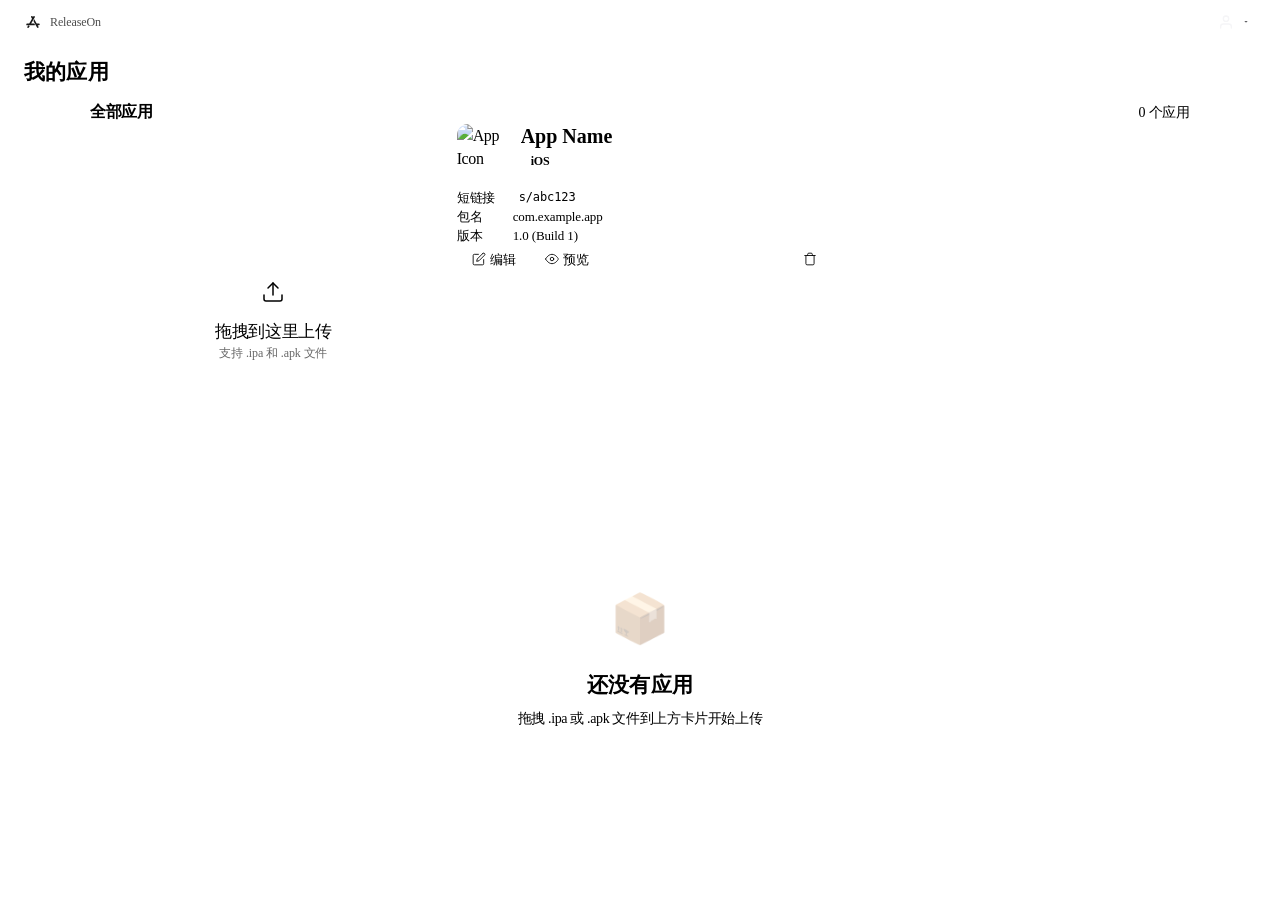
<file: src/main/resources/templates/index.html>
<!DOCTYPE html>
<html xmlns:th="http://www.thymeleaf.org" lang="zh-CN">

<head>
  <meta http-equiv="Content-Type" content="text/html; charset=UTF-8">
  <meta name="viewport" content="width=device-width,initial-scale=1">
  <title>我的应用 — ReleaseOn</title>
  <link rel="icon" type="image/svg+xml" th:href="@{/images/favicon.svg}">
  <link rel="icon" type="image/x-icon" th:href="@{/images/favicon.ico}">
  <link rel="apple-touch-icon" th:href="@{/images/apple-touch-icon.png}">
  <link rel="stylesheet" th:href="@{/css/apple-tokens.css}">
  <link rel="stylesheet" th:href="@{/css/app.css}">
  <link rel="stylesheet" th:href="@{/css/jquery.toast.css}">
  <script type="text/javascript" th:src="@{/js/jquery-1.11.0.min.js}"></script>
  <script type="text/javascript" th:src="@{/js/jquery.toast.js}"></script>
  <style>
    /* ══════════════════════════════════════════════════════
       Apple Design — Apps Index Page
       Source: doc/design_token.html
       ══════════════════════════════════════════════════════ */

    /* ─── Reset & Base ─── */
    *, *::before, *::after { box-sizing: border-box; margin: 0; padding: 0; }

    html {
      font-size: 16px;
      -webkit-font-smoothing: antialiased;
      -moz-osx-font-smoothing: grayscale;
    }
    body {
      font-family: var(--apple-font-text);
      color: var(--apple-ink);
      background: var(--apple-parchment);
      line-height: 1.47;
      letter-spacing: -0.374px;
      min-height: 100vh;
    }

    /* ─── Apple Global Nav ─── */
    .apple-global-nav {
      display: flex;
      align-items: center;
      height: 44px;
      padding: 0 24px;
      background: var(--apple-black);
      color: var(--apple-body-on-dark);
      font-size: 12px;
      font-weight: 400;
      letter-spacing: -0.12px;
      line-height: 1;
      gap: 8px;
      position: sticky;
      top: 0;
      z-index: 100;
    }
    .apple-global-nav .nav-logo {
      font-size: 16px;
      opacity: 0.9;
    }
    .apple-global-nav .nav-logo a {
      color: var(--apple-body-on-dark);
      text-decoration: none;
    }
    .apple-global-nav .nav-links {
      display: flex;
      gap: 4px;
    }
    .apple-global-nav .nav-links a {
      color: var(--apple-body-on-dark);
      text-decoration: none;
      opacity: 0.7;
      transition: opacity 0.15s;
    }
    .apple-global-nav .nav-links a:hover {
      opacity: 1;
    }
    .apple-global-nav .nav-spacer {
      flex: 1;
    }
    .apple-global-nav .nav-token-display {
      font-size: 11px; color: #636366; letter-spacing: -0.12px;
      margin-right: 12px; white-space: nowrap;
    }
    .apple-global-nav .nav-avatar {
      display: flex;
      align-items: center;
      justify-content: center;
      width: 28px; height: 28px;
      border-radius: 50%;
      background: rgba(255,255,255,0.15);
      color: #f5f5f7;
      font-size: 13px;
      font-weight: 600;
      user-select: none;
    }
    .apple-global-nav .nav-dropdown {
      position: relative;
      display: flex;
      align-items: center;
      gap: 4px;
      cursor: pointer;
      padding: 4px 8px;
      border-radius: var(--apple-radius-xs);
      user-select: none;
    }
    .apple-global-nav .nav-dropdown:hover { background: rgba(255,255,255,0.08); }
    .apple-global-nav .nav-dropdown-icon { font-size: 8px; color: #636366; transition: transform 0.2s; }
    .apple-global-nav .nav-dropdown.open .nav-dropdown-icon { transform: rotate(180deg); }
    .nav-dropdown-menu {
      display: none;
      position: absolute; top: 100%; right: 0;
      min-width: 160px;
      background: rgba(30,30,30,0.95);
      backdrop-filter: blur(20px);
      border: 1px solid rgba(255,255,255,0.1);
      border-radius: var(--apple-radius-md);
      padding: 4px 0;
      box-shadow: 0 8px 24px rgba(0,0,0,0.4);
      z-index: 200;
    }
    .nav-dropdown.open .nav-dropdown-menu { display: block; }
    .dropdown-item {
      padding: 8px 16px; font-size: 12px; color: #e8e8ed;
      cursor: pointer; white-space: nowrap;
      transition: background 0.1s;
    }
    .dropdown-item:hover { background: rgba(255,255,255,0.08); }
    .dropdown-item-danger { color: #ec4242; }
    .dropdown-username { color: #f5f5f7; font-weight: 600; cursor: default; }
    .dropdown-username:hover { background: transparent !important; }
    .dropdown-item-admin { color: var(--apple-primary-on-dark); }
    .dropdown-divider { height: 1px; margin: 4px 8px; background: rgba(255,255,255,0.08); }

    .apple-global-nav .nav-logout {
      color: var(--apple-body-on-dark);
      text-decoration: none;
      font-size: 12px;
      opacity: 0.6;
      transition: opacity 0.15s;
      cursor: pointer;
      background: none;
      border: none;
      font-family: inherit;
      letter-spacing: -0.12px;
      padding: 0;
    }
    .apple-global-nav .nav-logout:hover {
      opacity: 1;
    }

    /* ─── Frosted Sub-Nav ─── */
    .apple-sub-nav {
      display: flex;
      align-items: center;
      height: 56px;
      padding: 0 24px;
      background: rgba(255, 255, 255, 0.85);
      backdrop-filter: blur(20px) saturate(180%);
      -webkit-backdrop-filter: blur(20px) saturate(180%);
      border-bottom: 1px solid var(--apple-hairline);
      gap: 12px;
      position: sticky;
      top: 44px;
      z-index: 99;
    }
    .apple-sub-nav .sub-title {
      font-family: var(--apple-font-display);
      font-size: 21px;
      font-weight: 600;
      letter-spacing: 0.231px;
      color: var(--apple-ink);
      line-height: 1.19;
    }

    /* ─── Content Wrapper ─── */
    .apple-content {
      max-width: 1100px;
      margin: 0 auto;
      padding: var(--apple-space-xxl) var(--apple-space-lg);
    }

    /* ─── Section Header ─── */
    .section-header {
      display: flex;
      align-items: baseline;
      justify-content: space-between;
      margin-bottom: var(--apple-space-lg);
    }
    .section-header h2 {
      font-family: var(--apple-font-display);
      font-size: var(--apple-space-lg);
      font-weight: 600;
      letter-spacing: -0.374px;
      color: var(--apple-ink);
    }
    .section-header .count {
      font-size: 14px;
      color: var(--apple-ink-muted-48);
      letter-spacing: -0.224px;
    }

    /* ─── App Grid ─── */
    .app-grid {
      display: grid;
      grid-template-columns: repeat(auto-fill, minmax(320px, 1fr));
      gap: var(--apple-space-lg);
    }

    /* ─── Upload Card ─── */
    .upload-card {
      position: relative;
      height: 380px;
      background: var(--apple-canvas);
      border: 2px dashed var(--apple-hairline);
      border-radius: var(--apple-radius-lg);
      display: flex;
      flex-direction: column;
      align-items: center;
      justify-content: center;
      cursor: pointer;
      transition: border-color 0.2s, background 0.2s, transform 0.2s;
      user-select: none;
    }
    .upload-card:hover {
      border-color: var(--apple-primary);
      background: rgba(0, 102, 204, 0.03);
      transform: translateY(-2px);
    }
    .upload-card:active {
      transform: scale(0.98);
    }
    .upload-card .upload-icon {
      width: 56px;
      height: 56px;
      border-radius: 50%;
      background: var(--apple-parchment);
      display: flex;
      align-items: center;
      justify-content: center;
      margin-bottom: var(--apple-space-md);
      transition: background 0.2s;
    }
    .upload-card:hover .upload-icon {
      background: var(--apple-primary);
    }
    .upload-card .upload-icon svg {
      width: 24px;
      height: 24px;
      color: var(--apple-ink-muted-48);
      transition: color 0.2s;
    }
    .upload-card:hover .upload-icon svg {
      color: #fff;
    }
    .upload-card .upload-label {
      font-size: 17px;
      font-weight: 400;
      color: var(--apple-ink-muted-48);
      letter-spacing: -0.374px;
    }
    .upload-card .upload-hint {
      font-size: 12px;
      color: var(--apple-ink-muted-48);
      margin-top: var(--apple-space-xs);
      letter-spacing: -0.12px;
      opacity: 0.6;
    }
    .upload-card .upload-dragover {
      display: none;
      font-size: 17px;
      color: var(--apple-primary);
      font-weight: 600;
    }
    .upload-card.drag-over .upload-label,
    .upload-card.drag-over .upload-icon,
    .upload-card.drag-over .upload-hint {
      display: none;
    }
    .upload-card.drag-over .upload-dragover {
      display: block;
    }

    /* ─── App Card ─── */
    .app-card {
      background: var(--apple-canvas);
      border: 1px solid var(--apple-hairline);
      border-radius: var(--apple-radius-lg);
      padding: var(--apple-space-xl);
      transition: transform 0.2s ease, box-shadow 0.2s ease;
      position: relative;
      overflow: hidden;
    }
    .app-card:hover {
      transform: translateY(-3px);
      box-shadow: 0 8px 30px rgba(0, 0, 0, 0.06);
    }

    /* Platform accent stripe */
    .app-card::before {
      content: '';
      position: absolute;
      top: 0;
      left: 0;
      right: 0;
      height: 3px;
    }
    .app-card.card-ios::before {
      background: #a6a6a8;
    }
    .app-card.card-android::before {
      background: #a4c639;
    }

    /* Card top: icon + name */
    .app-card-top {
      display: flex;
      align-items: flex-start;
      gap: var(--apple-space-md);
      margin-bottom: var(--apple-space-lg);
    }
    .app-card-icon {
      width: 64px;
      height: 64px;
      border-radius: 17.54%;
      flex-shrink: 0;
      overflow: hidden;
    }
    .app-card-icon img {
      width: 100%;
      height: 100%;
      object-fit: cover;
      display: block;
    }
    .app-card-meta {
      flex: 1;
      min-width: 0;
    }
    .app-card-name {
      font-family: var(--apple-font-display);
      font-size: 20px;
      font-weight: 600;
      letter-spacing: 0;
      line-height: 1.2;
      color: var(--apple-ink);
      white-space: nowrap;
      overflow: hidden;
      text-overflow: ellipsis;
      cursor: pointer;
    }
    .app-card-name:hover {
      color: var(--apple-primary);
    }
    .app-card-platform {
      display: inline-block;
      margin-top: var(--apple-space-xs);
      font-size: 12px;
      font-weight: 600;
      letter-spacing: -0.12px;
      padding: 2px 10px;
      border-radius: var(--apple-radius-pill);
    }
    .app-card-platform.ios {
      background: #f0f0f2;
      color: #636366;
    }
    .app-card-platform.android {
      background: #f0f7e8;
      color: #689f38;
    }

    /* Card details */
    .app-card-details {
      display: flex;
      flex-direction: column;
      gap: var(--apple-space-xs);
      margin-bottom: var(--apple-space-lg);
    }
    .app-card-detail {
      display: flex;
      align-items: center;
      gap: var(--apple-space-xs);
      font-size: 13px;
      letter-spacing: -0.12px;
    }
    .app-card-detail .label {
      color: var(--apple-ink-muted-48);
      min-width: 56px;
      flex-shrink: 0;
    }
    .app-card-detail .value {
      color: var(--apple-ink);
      white-space: nowrap;
      overflow: hidden;
      text-overflow: ellipsis;
      font-weight: 500;
    }
    .app-card-detail .value a {
      color: var(--apple-primary);
      text-decoration: none;
    }
    .app-card-detail .value a:hover {
      text-decoration: underline;
    }
    .app-card-detail .value.code {
      font-family: 'SF Mono', 'Menlo', monospace;
      font-size: 12px;
      background: var(--apple-parchment);
      padding: 1px 6px;
      border-radius: var(--apple-radius-xs);
    }
    .app-card-detail .value.code a {
      color: var(--apple-primary);
    }

    /* Card actions */
    .app-card-actions {
      display: flex;
      align-items: center;
      gap: var(--apple-space-xs);
      padding-top: var(--apple-space-md);
      border-top: 1px solid var(--apple-divider-soft);
    }
    .app-card-actions .action-btn {
      display: inline-flex;
      align-items: center;
      gap: 4px;
      padding: 6px 14px;
      border-radius: var(--apple-radius-pill);
      font-size: 13px;
      font-weight: 500;
      letter-spacing: -0.12px;
      text-decoration: none;
      cursor: pointer;
      transition: all 0.15s;
      border: 1px solid transparent;
      background: transparent;
      color: var(--apple-ink-muted-48);
      line-height: 1;
    }
    .app-card-actions .action-btn:hover {
      color: var(--apple-primary);
      border-color: var(--apple-primary);
      background: rgba(0, 102, 204, 0.04);
    }
    .app-card-actions .action-btn:active {
      transform: scale(0.95);
    }
    .app-card-actions .action-btn svg {
      width: 14px;
      height: 14px;
      flex-shrink: 0;
    }
    .app-card-actions .action-spacer {
      flex: 1;
    }
    .app-card-actions .action-delete {
      color: var(--apple-ink-muted-48);
      border: none;
      padding: 6px;
      border-radius: 50%;
    }
    .app-card-actions .action-delete:hover {
      color: #ec4242;
      background: rgba(236, 66, 66, 0.06);
      border-color: transparent;
    }

    /* ─── Toast Overrides ─── */
    .jq-toast-wrap { font-family: var(--apple-font-text); }
    .jq-toast-single { font-size: 14px; padding: 12px 20px; border-radius: var(--apple-radius-md); }

    /* ─── Responsive ─── */
    @media (max-width: 900px) {
      .app-grid {
        grid-template-columns: repeat(auto-fill, minmax(280px, 1fr));
      }
    }
    @media (max-width: 640px) {
      .apple-global-nav {
        padding: 0 16px;
        gap: 16px;
      }
      .apple-sub-nav {
        padding: 0 16px;
        height: 48px;
      }
      .apple-sub-nav .sub-title {
        font-size: 18px;
      }
      .apple-content {
        padding: var(--apple-space-lg) var(--apple-space-sm);
      }
      .app-grid {
        grid-template-columns: 1fr;
        gap: var(--apple-space-md);
      }
      .upload-card {
        height: 280px;
      }
      .app-card {
        padding: var(--apple-space-lg);
      }
      .apple-global-nav .nav-token-display,
      .apple-global-nav .nav-dropdown-icon {
        display: none;
      }
    }
    @media (max-width: 420px) {
      .apple-global-nav .nav-links {
        display: none;
      }
    }
  </style>

  <style>
    /* ─── Toast Overrides ─── */
    .jq-toast-wrap {
      font-family: var(--apple-font-text, -apple-system, system-ui, sans-serif);
    }
    .jq-toast-single {
      font-size: 14px;
      font-weight: 500;
      letter-spacing: -0.224px;
      line-height: 1.4;
      padding: 14px 18px;
      border-radius: 12px;
      background: rgba(0,0,0,0.82) !important;
      backdrop-filter: blur(10px);
      -webkit-backdrop-filter: blur(10px);
      color: #fff !important;
      box-shadow: 0 4px 24px rgba(0,0,0,0.12), 0 1px 2px rgba(0,0,0,0.08);
      border: none;
    }
    .jq-toast-single h2 {
      font-size: 14px;
      font-weight: 600;
      letter-spacing: -0.224px;
      margin-bottom: 4px;
    }
    .jq-toast-single.jq-icon-error { background: rgba(236, 66, 66, 0.92) !important; }
    .jq-toast-single.jq-icon-success { background: rgba(52, 199, 89, 0.92) !important; }
    .jq-toast-single.jq-icon-info { background: rgba(0, 102, 204, 0.92) !important; }

    /* ─── Confirm Dialog ─── */
    .confirm-overlay {
      position: fixed;
      inset: 0;
      z-index: 9999;
      background: rgba(0,0,0,0.3);
      display: flex;
      align-items: center;
      justify-content: center;
      opacity: 0;
      pointer-events: none;
      transition: opacity 0.2s;
    }
    .confirm-overlay.active {
      opacity: 1;
      pointer-events: auto;
    }
    .confirm-dialog {
      background: var(--apple-canvas, #fff);
      border-radius: 14px;
      padding: 24px 28px 20px;
      max-width: 300px;
      width: 100%;
      text-align: center;
      box-shadow: 0 8px 40px rgba(0,0,0,0.15);
      transform: scale(0.92);
      transition: transform 0.2s cubic-bezier(0.34, 1.56, 0.64, 1);
    }
    .confirm-overlay.active .confirm-dialog {
      transform: scale(1);
    }
    .confirm-dialog .confirm-icon {
      font-size: 40px;
      margin-bottom: 12px;
      line-height: 1;
    }
    .confirm-dialog .confirm-title {
      font-size: 17px;
      font-weight: 600;
      letter-spacing: -0.374px;
      margin-bottom: 6px;
      color: var(--apple-ink, #1d1d1f);
    }
    .confirm-dialog .confirm-msg {
      font-size: 13px;
      color: var(--apple-ink-muted-48, #86868b);
      letter-spacing: -0.12px;
      line-height: 1.4;
      margin-bottom: 20px;
    }
    .confirm-dialog .confirm-actions {
      display: flex;
      gap: 8px;
    }
    .confirm-dialog .confirm-actions button {
      flex: 1;
      padding: 10px;
      border-radius: 12px;
      font-size: 14px;
      font-weight: 500;
      border: none;
      cursor: pointer;
      transition: transform 0.15s;
      line-height: 1;
    }
    .confirm-dialog .confirm-actions button:active {
      transform: scale(0.96);
    }
    .confirm-dialog .btn-cancel {
      background: var(--apple-parchment, #f5f5f7);
      color: var(--apple-ink, #1d1d1f);
    }
    .confirm-dialog .btn-confirm {
      background: #ec4242;
      color: #fff;
    }
  </style>
</head>

<body>

<!-- ═══ Apple Global Nav ═══ -->
<nav class="apple-global-nav">
  <span class="nav-logo"><a href="/apps">
    <svg width="18" height="18" viewBox="0 0 1024 1024" fill="currentColor" style="display:block;">
      <path d="M510.165333 233.685333l21.930667-36.650666c12.8-23.808 42.069333-31.146667 65.834667-18.304 23.765333 12.8 31.104 42.112 18.304 65.92l-208.469334 357.077333h149.930667c47.573333 0 75.008 56.746667 54.869333 97.024H175.530667A47.232 47.232 0 0 1 128 651.178667c0-27.477333 21.930667-47.616 47.530667-47.616h122.538666l157.226667-274.688-49.365333-86.058667c-12.8-23.808-5.461333-53.077333 18.304-65.92 23.765333-12.8 53.034667-5.461333 65.834666 18.346667l20.096 38.4z m-186.496 514.56l-45.738666 80.554667c-12.8 23.765333-42.026667 31.146667-65.834667 18.304-23.765333-12.8-31.061333-42.112-18.261333-65.92l34.730666-60.458667c38.4-12.8 71.338667-3.626667 95.104 27.477334z m398.634667-146.517333h126.165333c27.434667 0 47.530667 21.973333 47.530667 47.616 0 27.434667-21.930667 47.616-47.530667 47.616h-69.504l47.530667 82.346667c12.8 23.850667 5.504 53.12-18.261333 65.962666-23.765333 12.8-53.034667 5.504-65.834667-18.346666-78.634667-137.301333-138.965333-239.829333-177.365333-309.418667-40.234667-69.589333-10.965333-139.178667 16.469333-162.986667 31.061333 56.746667 78.592 139.178667 140.8 247.210667z"/>
    </svg>
  </a></span>
  <div class="nav-links">
    <a href="/apps">ReleaseOn</a>
  </div>
  <span class="nav-spacer"></span>
  <span class="nav-token-display" th:text="'Token: ' + ${token}" th:unless="${#strings.isEmpty(token)}"></span>
  <div class="nav-dropdown" onclick="toggleDropdown(event)">
    <span class="nav-avatar" th:title="${username}">
      <svg width="16" height="16" viewBox="0 0 24 24" fill="none" stroke="currentColor" stroke-width="2" stroke-linecap="round" stroke-linejoin="round">
        <path d="M20 21v-2a4 4 0 0 0-4-4H8a4 4 0 0 0-4 4v2"/>
        <circle cx="12" cy="7" r="4"/>
      </svg>
    </span>
    <span class="nav-dropdown-icon">▾</span>
    <div class="nav-dropdown-menu" id="navDropdownMenu">
      <div class="dropdown-item dropdown-username" th:text="${username}">admin</div>
      <div class="dropdown-divider"></div>
      <div class="dropdown-item" onclick="event.stopPropagation();copyToken()">复制 Token</div>
      <div class="dropdown-item dropdown-item-admin" th:if="${isAdmin}" onclick="event.stopPropagation();window.location.href='/admin/users'">用户管理</div>
      <div class="dropdown-item" th:unless="${isAdmin}" style="color:var(--apple-ink-muted-48);cursor:default;">普通用户</div>
      <div class="dropdown-divider"></div>
      <div class="dropdown-item dropdown-item-danger" onclick="event.stopPropagation();logout()">退出登录</div>
    </div>
  </div>
</nav>

<!-- ═══ Frosted Sub-Nav ═══ -->
<div class="apple-sub-nav">
  <span class="sub-title">我的应用</span>
</div>

<!-- ═══ Main Content ═══ -->
<main class="apple-content">

  <!-- Section Header -->
  <div class="section-header" th:if="${not #lists.isEmpty(apps)}">
    <h2>全部应用</h2>
    <span class="count" th:text="${#lists.size(apps)} + ' 个应用'">0 个应用</span>
  </div>

  <div class="app-grid">

    <!-- ═══ Upload Card ═══ -->
    <div class="upload-card" id="uploadCard">
      <div class="upload-icon">
        <svg viewBox="0 0 24 24" fill="none" stroke="currentColor" stroke-width="1.5" stroke-linecap="round" stroke-linejoin="round">
          <path d="M21 15v4a2 2 0 0 1-2 2H5a2 2 0 0 1-2-2v-4"/>
          <polyline points="17 8 12 3 7 8"/>
          <line x1="12" y1="3" x2="12" y2="15"/>
        </svg>
      </div>
      <span class="upload-label" id="upload-progress">拖拽到这里上传</span>
      <span class="upload-dragover">松开以上传</span>
      <span class="upload-hint">支持 .ipa 和 .apk 文件</span>
      <input type="file" id="file-input" accept=".ipa,.apk" style="display:none" />
    </div>

    <!-- ═══ App Cards ═══ -->
    <div th:each="app : ${apps}" class="app-card" th:classappend="'card-' + ${app.platform}">
      <!-- Card Top -->
      <div class="app-card-top">
        <a class="app-card-icon" th:href="'/apps/' + ${app.id}" target="_blank">
          <img th:src="${app.icon}" alt="App Icon" loading="lazy" />
        </a>
        <div class="app-card-meta">
          <div class="app-card-name" th:data="'/apps/' + ${app.id}" th:text="${app.name}">App Name</div>
          <span class="app-card-platform" th:classappend="${#strings.containsIgnoreCase(app.platform, 'ios') ? 'ios' : 'android'}"
                th:text="${#strings.containsIgnoreCase(app.platform, 'ios') ? 'iOS' : 'Android'}">iOS</span>
        </div>
      </div>

      <!-- Details -->
      <div class="app-card-details">
        <div class="app-card-detail">
          <span class="label">短链接</span>
          <span class="value code"><a th:href="@{${baseURL}+'/s/'+${app.shortCode}}" target="_blank" th:text="'s/' + ${app.shortCode}">s/abc123</a></span>
        </div>
        <div class="app-card-detail">
          <span class="label">包名</span>
          <span class="value" th:text="${app.bundleID}">com.example.app</span>
        </div>
        <div class="app-card-detail">
          <span class="label">版本</span>
          <span class="value" th:text="${app.version} + ' (Build ' + ${app.buildVersion} + ')'">1.0 (Build 1)</span>
        </div>
      </div>

      <!-- Actions -->
      <div class="app-card-actions">
        <a class="action-btn" th:href="'/apps/' + ${app.id}">
          <svg viewBox="0 0 24 24" fill="none" stroke="currentColor" stroke-width="1.5" stroke-linecap="round" stroke-linejoin="round">
            <path d="M11 4H4a2 2 0 0 0-2 2v14a2 2 0 0 0 2 2h14a2 2 0 0 0 2-2v-7"/>
            <path d="M18.5 2.5a2.121 2.121 0 0 1 3 3L12 15l-4 1 1-4 9.5-9.5z"/>
          </svg>
          编辑
        </a>
        <a class="action-btn" th:href="@{${baseURL}+'/s/'+${app.shortCode}}" target="_blank">
          <svg viewBox="0 0 24 24" fill="none" stroke="currentColor" stroke-width="1.5" stroke-linecap="round" stroke-linejoin="round">
            <path d="M1 12s4-8 11-8 11 8 11 8-4 8-11 8-11-8-11-8z"/>
            <circle cx="12" cy="12" r="3"/>
          </svg>
          预览
        </a>
        <span class="action-spacer"></span>
        <button class="action-btn action-delete btn-remove" th:data="${app.id}" title="删除应用">
          <svg viewBox="0 0 24 24" fill="none" stroke="currentColor" stroke-width="1.5" stroke-linecap="round" stroke-linejoin="round">
            <polyline points="3 6 5 6 21 6"/>
            <path d="M19 6v14a2 2 0 0 1-2 2H7a2 2 0 0 1-2-2V6m3 0V4a2 2 0 0 1 2-2h4a2 2 0 0 1 2 2v2"/>
          </svg>
        </button>
      </div>
    </div>

  </div>

  <!-- Empty state -->
  <div th:if="${#lists.isEmpty(apps)}" style="text-align:center;padding:80px 24px;">
    <div style="font-size:48px;margin-bottom:16px;opacity:0.3;">📦</div>
    <p style="font-size:21px;font-weight:600;letter-spacing:0.231px;color:var(--apple-ink-muted-48);">还没有应用</p>
    <p style="font-size:14px;color:var(--apple-ink-muted-48);margin-top:8px;">拖拽 .ipa 或 .apk 文件到上方卡片开始上传</p>
  </div>

</main>

<script>
  /* ═══════════════════════════════════════════════════════
     CSRF Token
     ═══════════════════════════════════════════════════════ */
  var csrfToken = '[[${csrfToken}]]';

  // 所有 AJAX 请求自动携带 CSRF token
  $.ajaxSetup({
    headers: { 'X-XSRF-TOKEN': csrfToken || '' }
  });

  // Toast 默认设置
  $.toast.options.heading = '';
  $.toast.options.position = 'bottom-center';
  $.toast.options.hideAfter = 3000;

  /* ═══════════════════════════════════════════════════════
     Confirm Dialog
     ═══════════════════════════════════════════════════════ */
  function confirmAction(msg, onConfirm) {
    var overlay = document.getElementById('confirmOverlay');
    if (!overlay) return confirm(msg) && onConfirm();
    overlay.querySelector('.confirm-msg').textContent = msg;
    overlay.classList.add('active');
    overlay.querySelector('.btn-confirm').onclick = function () {
      overlay.classList.remove('active');
      onConfirm();
    };
    overlay.querySelector('.btn-cancel').onclick = function () {
      overlay.classList.remove('active');
    };
  }

  /* ═══════════════════════════════════════════════════════
     Upload & Delete Logic
     ═══════════════════════════════════════════════════════ */

  function uploadFile(file) {
    var xhr = new XMLHttpRequest();
    xhr.open("post", "/app/upload", true);
    xhr.setRequestHeader("X-Requested-With", "XMLHttpRequest");
    if (csrfToken) xhr.setRequestHeader("X-XSRF-TOKEN", csrfToken);
    xhr.upload.onprogress = function (event) {
      if (event.lengthComputable) {
        var percent = Math.floor(event.loaded / event.total * 100);
        var el = document.getElementById("upload-progress");
        if (percent < 100) {
          el.innerText = "正在上传: " + percent + "%";
        } else {
          el.innerText = "拖拽到这里上传";
        }
      }
    };
    xhr.onreadystatechange = function () {
      if (xhr.readyState === 4) {
        var result = JSON.parse(xhr.response);
        console.log(result);
        var success = result.code == 0;
        $.toast({ text: result.msg, icon: success ? "success" : "error" });
        if (success) {
          window.location.href = window.location.href;
        }
      }
    };
    var fd = new FormData();
    fd.append("file", file);
    xhr.send(fd);
  }

  // ── Upload Card ──
  (function () {
    var card = document.getElementById("uploadCard");
    var input = document.getElementById("file-input");

    card.addEventListener("dragover", function (e) {
      e.preventDefault();
      card.classList.add("drag-over");
    });
    card.addEventListener("dragleave", function (e) {
      e.preventDefault();
      card.classList.remove("drag-over");
    });
    card.addEventListener("drop", function (e) {
      e.preventDefault();
      card.classList.remove("drag-over");
      var file = (this.files || e.dataTransfer.files)[0];
      if (file) uploadFile(file);
    });
    card.addEventListener("click", function () {
      input.click();
    });
    input.addEventListener("change", function () {
      if (this.files[0]) {
        uploadFile(this.files[0]);
        this.value = "";
      }
    });
  })();

  // ── Delete ──
  $(".btn-remove").click(function () {
    var url = "/app/delete/" + $(this).attr("data");
    var name = $(this).closest(".app-card").find(".app-card-name").text().trim() || "此应用";
    confirmAction("确定要删除「" + name + "」吗？删除后不可恢复。", function () {
      $.ajax({
        url: url,
        success: function (result) {
          console.log(result);
          if (result.code != 0) {
            $.toast({ text: result.msg, icon: "error" });
          } else {
            window.location.href = window.location.href;
          }
        }
      });
    });
  });

  // ── Click app name to open detail ──
  $(".app-card-name").click(function () {
    window.open($(this).attr("data"));
  });

  // ── Nav Dropdown ──
  function toggleDropdown(e) {
    if (e) e.stopPropagation();
    var el = document.querySelector('.nav-dropdown');
    if (el) el.classList.toggle('open');
  }
  document.addEventListener('click', function () {
    var el = document.querySelector('.nav-dropdown');
    if (el) el.classList.remove('open');
  });

  function copyToken() {
    var token = '[[${token}]]';
    if (navigator.clipboard) {
      navigator.clipboard.writeText(token).then(function () {
        $.toast({ text: 'Token 已复制', icon: 'info' });
      }).catch(function () {
        $.toast({ text: '复制失败', icon: 'error' });
      });
    } else {
      $.toast({ text: 'Token: ' + token, icon: 'info' });
    }
  }

  // ── Logout ──
  function logout() {
    $.get("/account/logout", function () {
      window.location.href = "/account/signin";
    });
  }
</script>

<!-- ═══ Confirm Dialog ═══ -->
<div class="confirm-overlay" id="confirmOverlay">
  <div class="confirm-dialog">
    <div class="confirm-icon">⚠️</div>
    <div class="confirm-title">确认删除</div>
    <div class="confirm-msg"></div>
    <div class="confirm-actions">
      <button class="btn-cancel">取消</button>
      <button class="btn-confirm">删除</button>
    </div>
  </div>
</div>

</body>
</html>
</file>
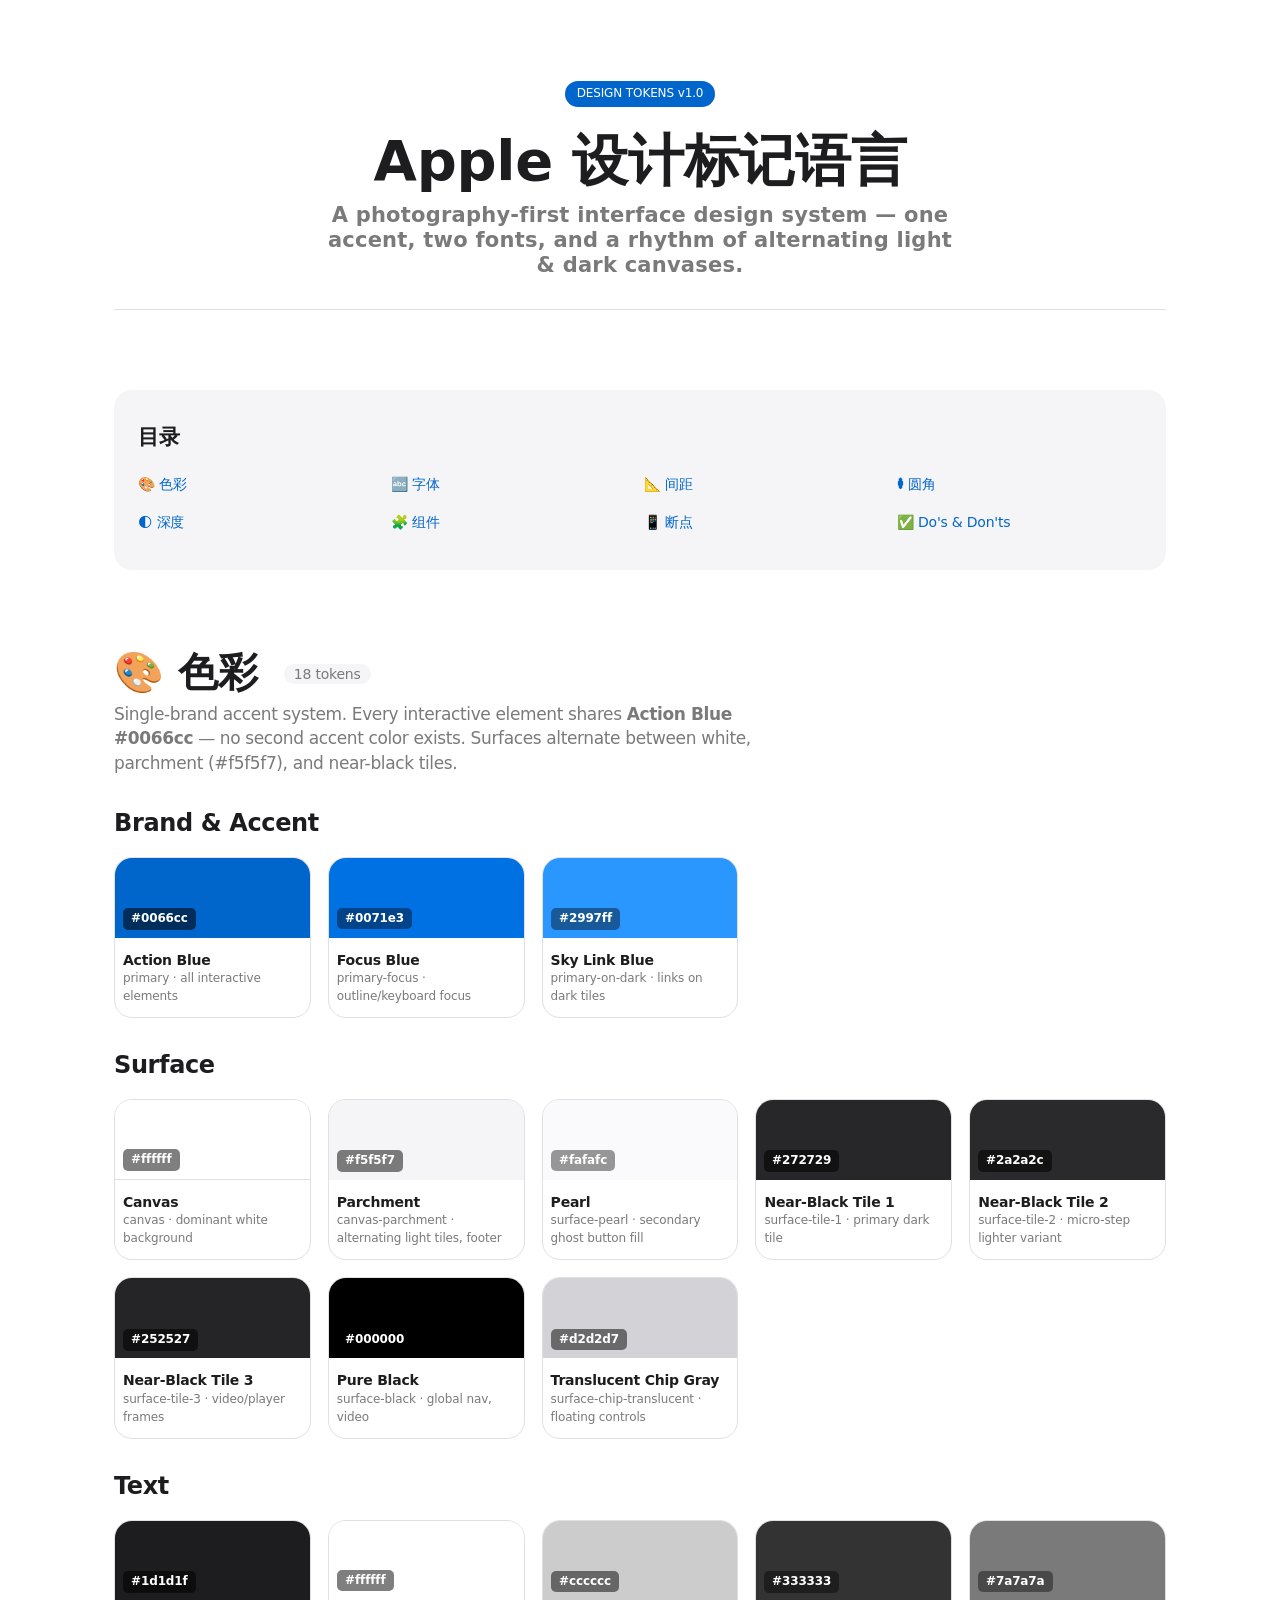
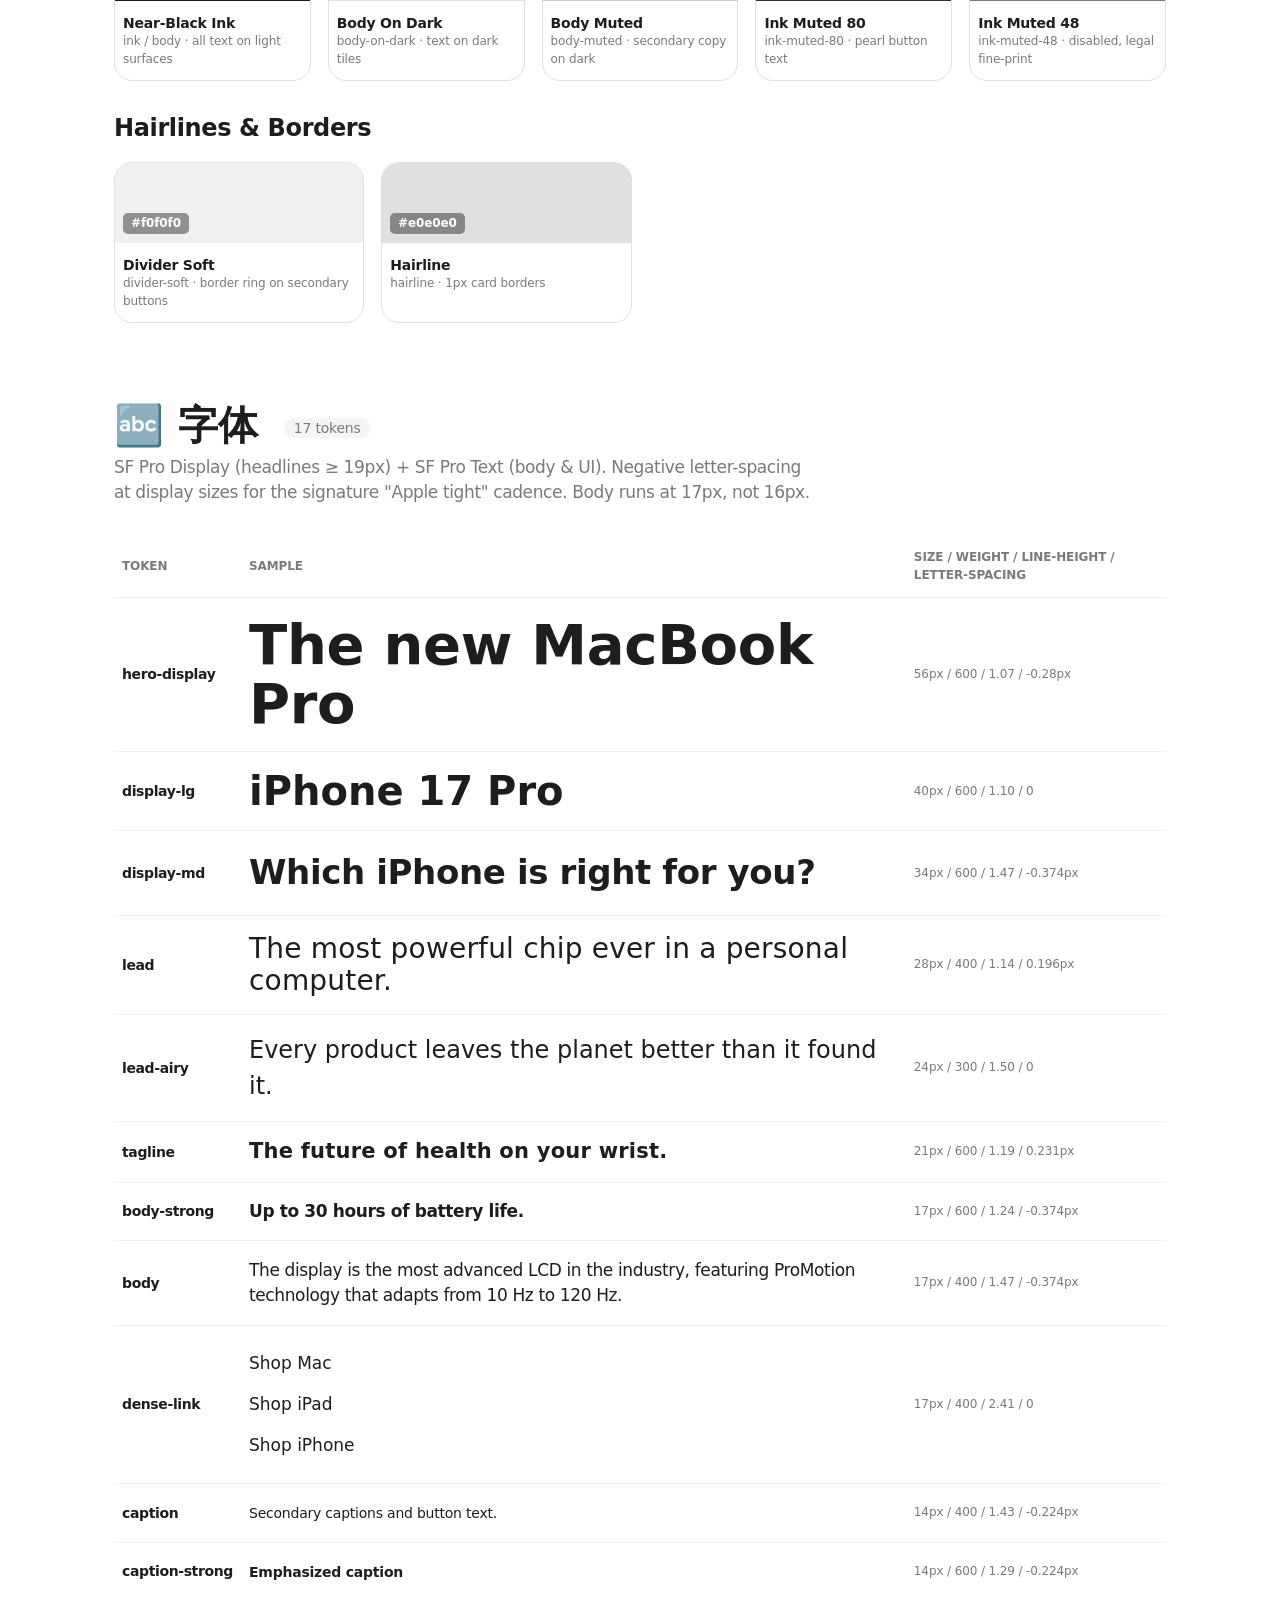
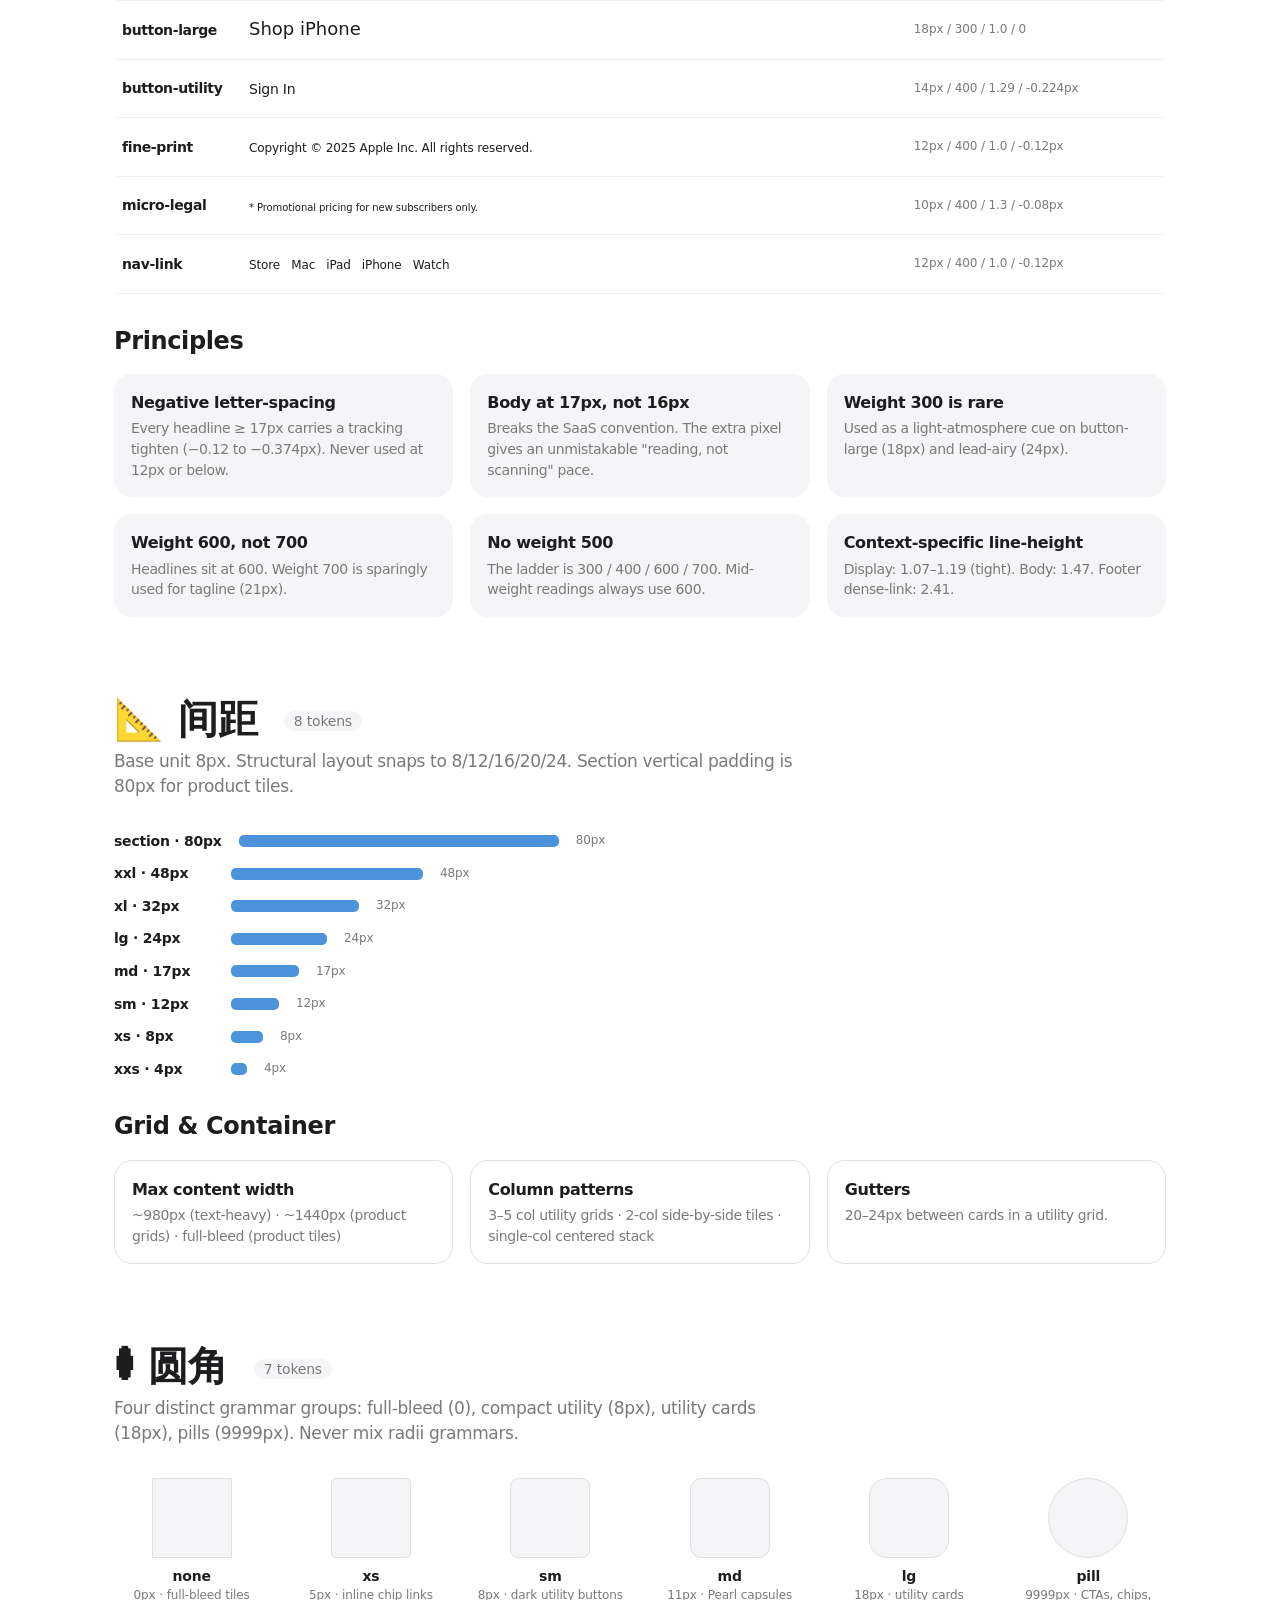
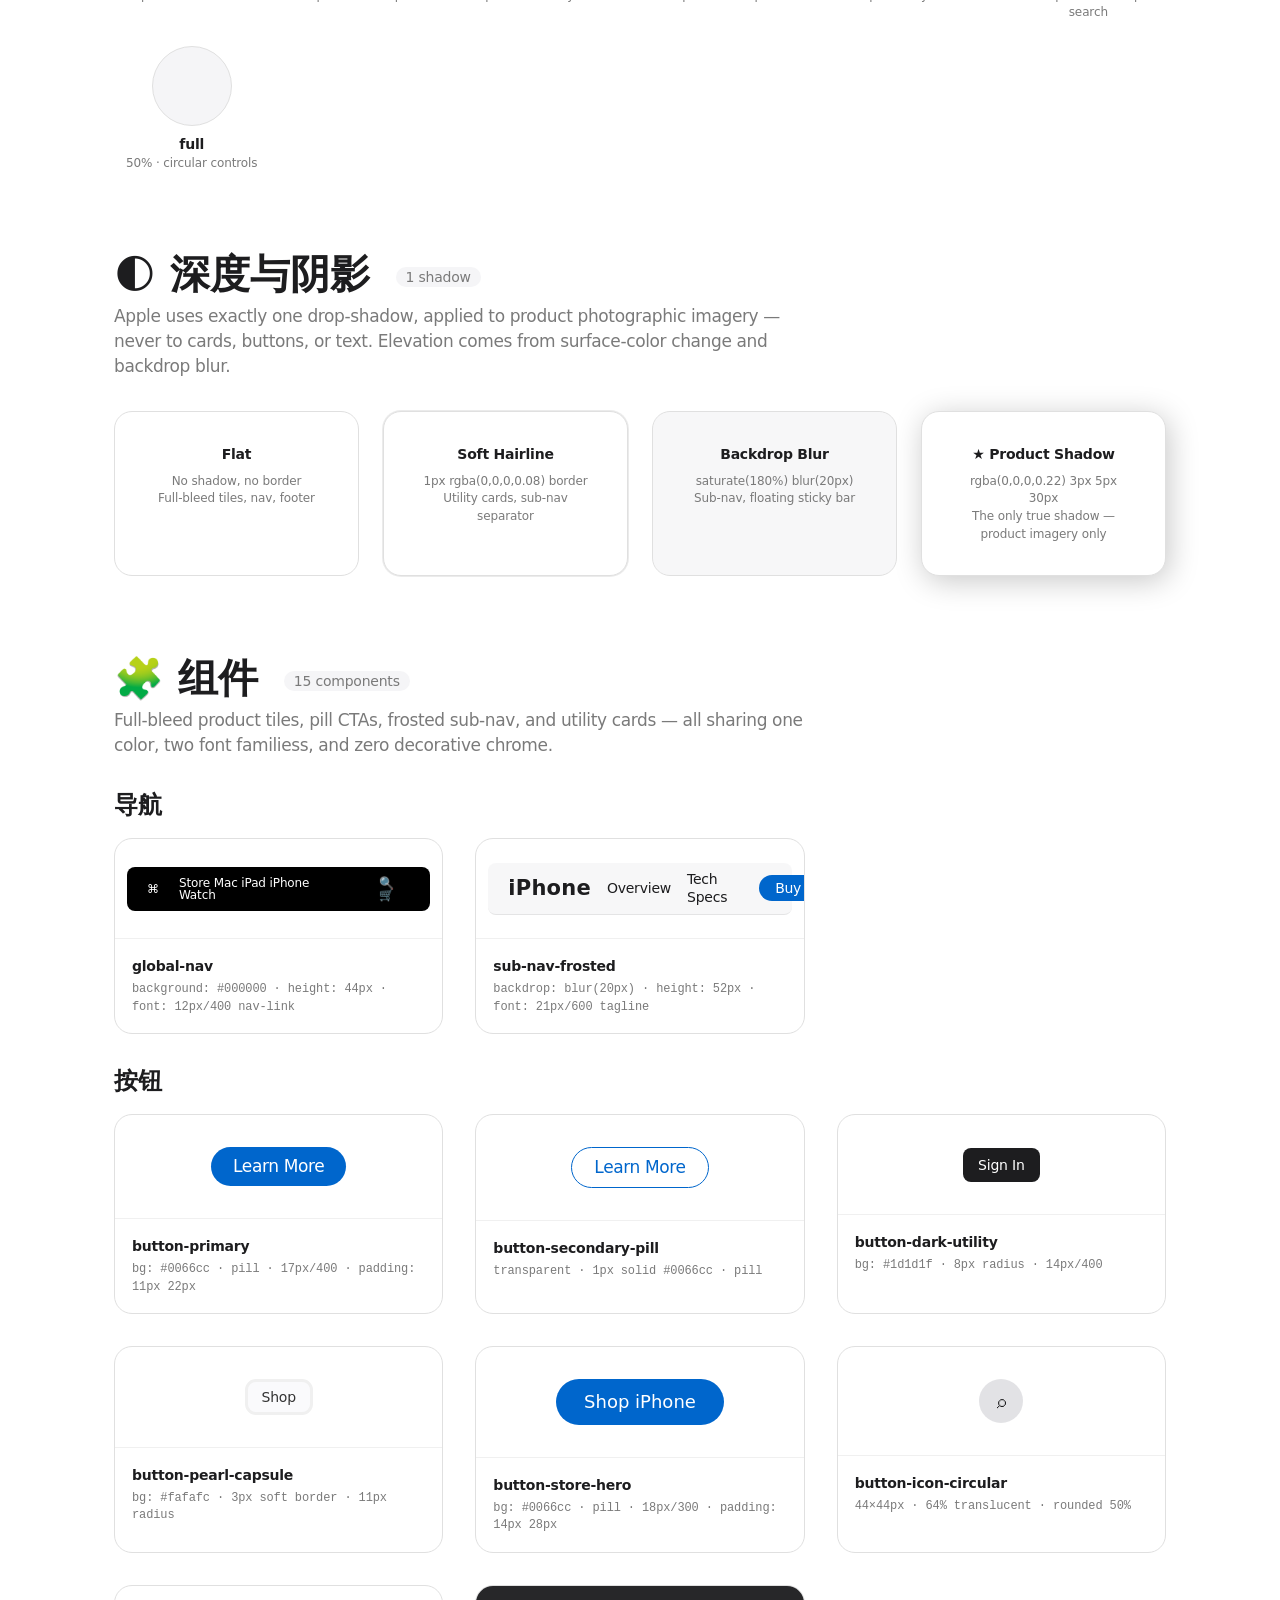
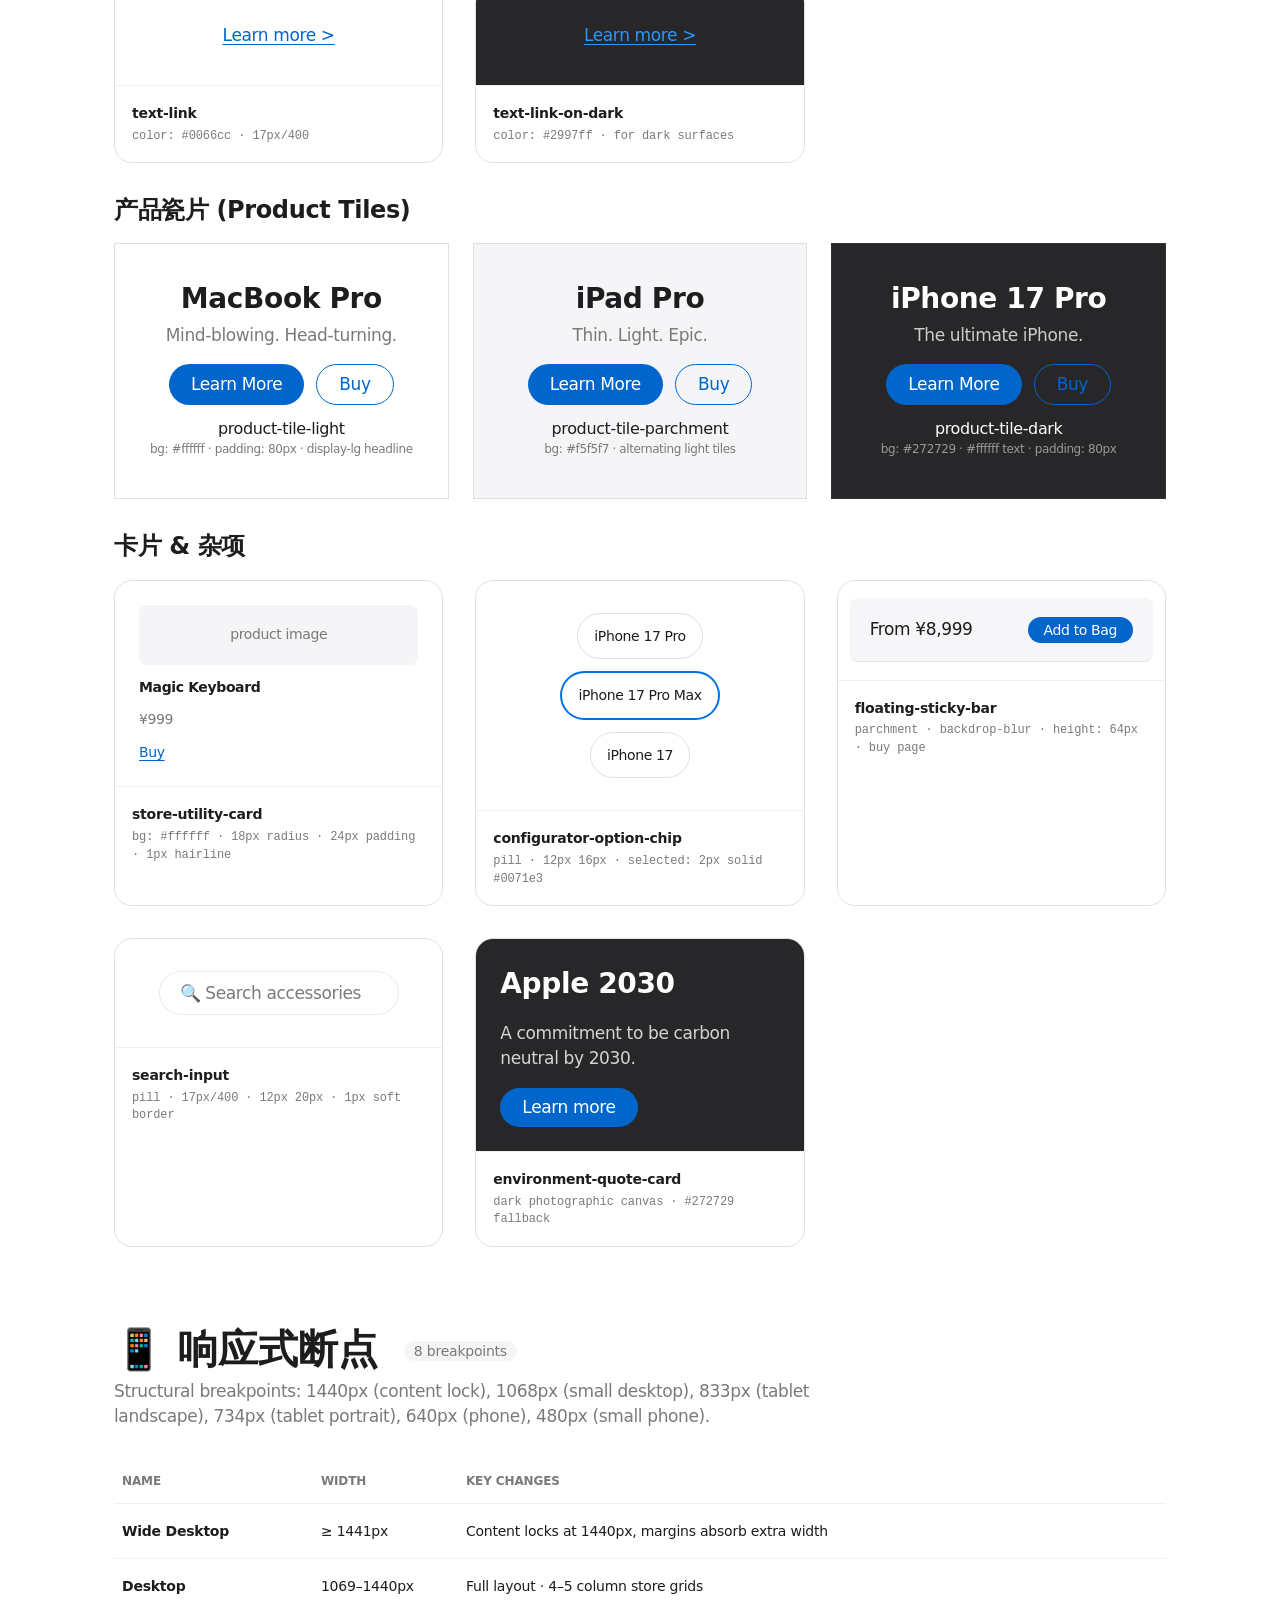
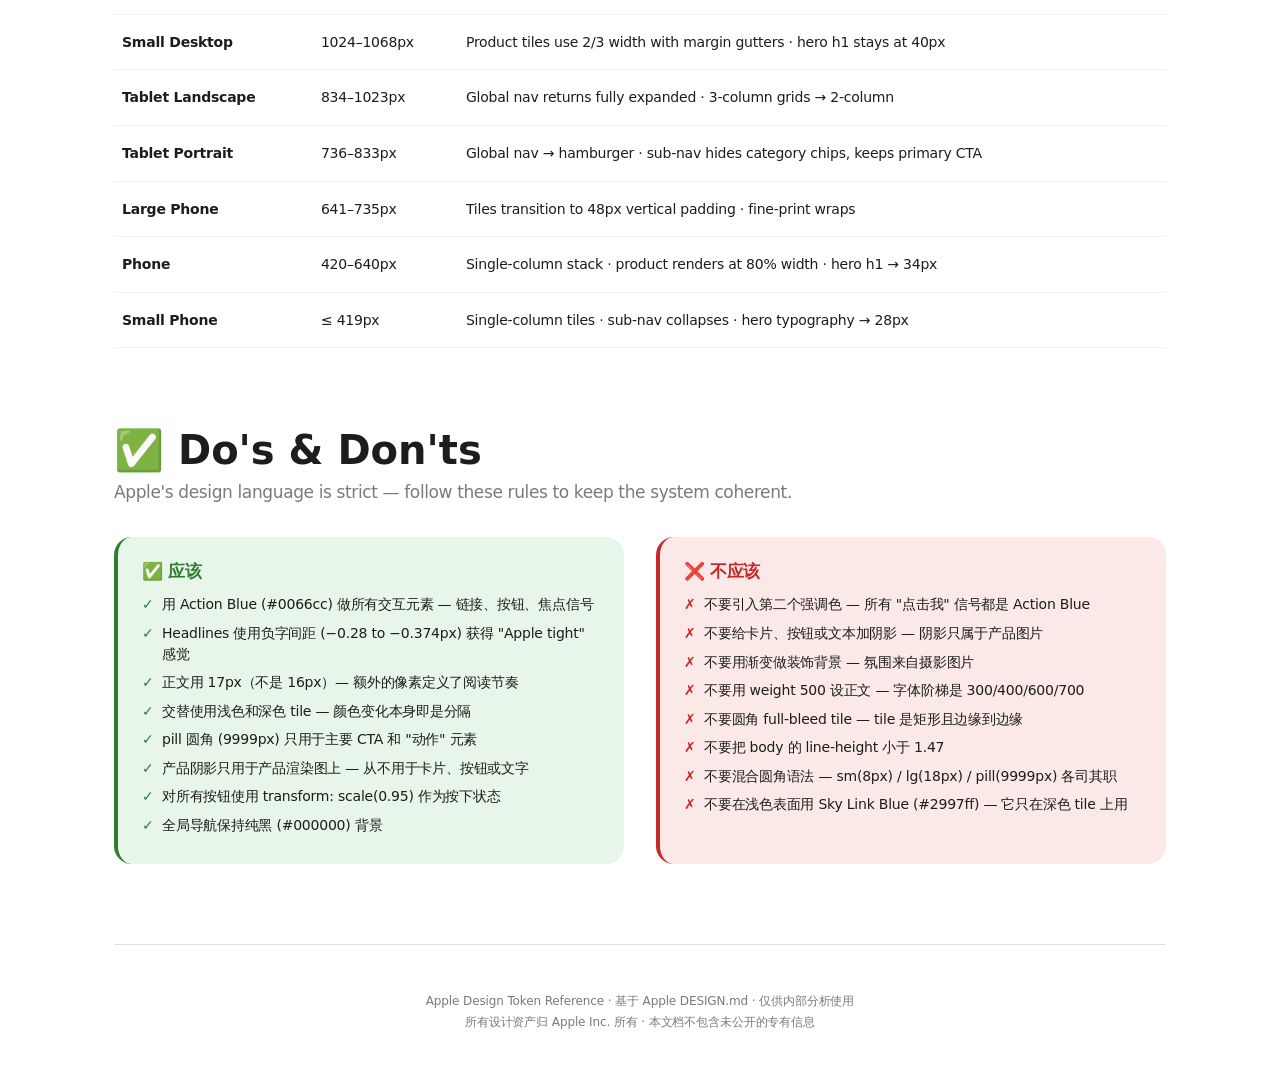
<file: doc/design_token.html>
<!DOCTYPE html>
<html lang="zh-CN">
<head>
<meta charset="UTF-8">
<meta name="viewport" content="width=device-width, initial-scale=1.0">
<title>Apple Design Tokens 参考手册</title>
<style>
  /* ─── Reset & Base ─── */
  *, *::before, *::after { box-sizing: border-box; margin: 0; padding: 0; }

  :root {
    /* Apple design tokens from DESIGN.md */
    --primary: #0066cc;
    --primary-focus: #0071e3;
    --primary-on-dark: #2997ff;
    --ink: #1d1d1f;
    --body: #1d1d1f;
    --body-on-dark: #ffffff;
    --body-muted: #cccccc;
    --ink-muted-80: #333333;
    --ink-muted-48: #7a7a7a;
    --divider-soft: #f0f0f0;
    --hairline: #e0e0e0;
    --canvas: #ffffff;
    --canvas-parchment: #f5f5f7;
    --surface-pearl: #fafafc;
    --surface-tile-1: #272729;
    --surface-tile-2: #2a2a2c;
    --surface-tile-3: #252527;
    --surface-black: #000000;
    --surface-chip-translucent: #d2d2d7;
    --on-primary: #ffffff;
    --on-dark: #ffffff;

    /* Typography tokens mapped */
    --font-display: 'SF Pro Display', 'Inter', system-ui, -apple-system, sans-serif;
    --font-text: 'SF Pro Text', 'Inter', system-ui, -apple-system, sans-serif;

    /* Spacing */
    --space-section: 80px;
    --space-xxl: 48px;
    --space-xl: 32px;
    --space-lg: 24px;
    --space-md: 17px;
    --space-sm: 12px;
    --space-xs: 8px;
    --space-xxs: 4px;

    /* Radii */
    --radius-pill: 9999px;
    --radius-lg: 18px;
    --radius-md: 11px;
    --radius-sm: 8px;
    --radius-xs: 5px;

    /* Shadow */
    --product-shadow: rgba(0, 0, 0, 0.22) 3px 5px 30px 0;
  }

  html { font-size: 16px; -webkit-font-smoothing: antialiased; }
  body {
    font-family: var(--font-text);
    color: var(--ink);
    background: var(--canvas);
    line-height: 1.47;
    letter-spacing: -0.374px;
  }

  /* ─── Layout ─── */
  .app-wrapper {
    max-width: 1100px;
    margin: 0 auto;
    padding: 0 var(--space-lg);
  }

  /* ─── Hero ─── */
  .design-hero {
    padding: var(--space-section) 0 var(--space-xl);
    text-align: center;
    border-bottom: 1px solid var(--hairline);
    margin-bottom: var(--space-section);
  }
  .design-hero h1 {
    font-family: var(--font-display);
    font-size: 56px;
    font-weight: 600;
    line-height: 1.07;
    letter-spacing: -0.28px;
    color: var(--ink);
    margin-bottom: var(--space-sm);
  }
  .design-hero p {
    font-size: 21px;
    font-weight: 600;
    line-height: 1.19;
    letter-spacing: 0.231px;
    color: var(--ink-muted-48);
    max-width: 640px;
    margin: 0 auto;
  }
  .design-hero .badge {
    display: inline-block;
    font-size: 12px;
    font-weight: 400;
    letter-spacing: -0.12px;
    padding: 4px 12px;
    border-radius: var(--radius-pill);
    background: var(--primary);
    color: var(--on-primary);
    margin-bottom: var(--space-lg);
  }

  /* ─── Section ─── */
  .token-section {
    margin-bottom: var(--space-section);
  }
  .token-section h2 {
    font-family: var(--font-display);
    font-size: 40px;
    font-weight: 600;
    line-height: 1.1;
    letter-spacing: 0;
    margin-bottom: var(--space-xs);
    color: var(--ink);
  }
  .token-section h2 .section-count {
    font-family: var(--font-text);
    font-size: 14px;
    font-weight: 400;
    letter-spacing: -0.224px;
    color: var(--ink-muted-48);
    background: var(--canvas-parchment);
    padding: 2px 10px;
    border-radius: var(--radius-pill);
    margin-left: var(--space-sm);
    vertical-align: middle;
  }
  .token-section > .desc {
    font-size: 17px;
    color: var(--ink-muted-48);
    margin-bottom: var(--space-xl);
    max-width: 700px;
  }
  .token-section h3 {
    font-family: var(--font-display);
    font-size: 24px;
    font-weight: 600;
    line-height: 1.3;
    letter-spacing: -0.374px;
    margin-bottom: var(--space-md);
    margin-top: var(--space-xl);
    color: var(--ink);
  }
  .token-section h4 {
    font-family: var(--font-text);
    font-size: 17px;
    font-weight: 600;
    line-height: 1.24;
    letter-spacing: -0.374px;
    margin-bottom: var(--space-xs);
    margin-top: var(--space-lg);
    color: var(--ink);
  }

  /* ─── Color Swatch Grid ─── */
  .color-grid {
    display: grid;
    grid-template-columns: repeat(auto-fill, minmax(180px, 1fr));
    gap: var(--space-md);
  }
  .swatch {
    border-radius: var(--radius-lg);
    overflow: hidden;
    border: 1px solid var(--hairline);
    background: var(--canvas);
    transition: transform 0.2s;
  }
  .swatch:hover { transform: scale(1.03); }
  .swatch-fill {
    height: 80px;
    display: flex;
    align-items: flex-end;
    padding: var(--space-xs);
  }
  .swatch-fill .hex-tag {
    font-size: 12px;
    font-weight: 600;
    letter-spacing: -0.12px;
    padding: 2px 8px;
    border-radius: var(--radius-xs);
    background: rgba(0,0,0,0.55);
    color: #fff;
    backdrop-filter: blur(4px);
  }
  .swatch .swatch-label {
    padding: var(--space-sm) var(--space-xs);
  }
  .swatch .swatch-label .token-name {
    font-size: 14px;
    font-weight: 600;
    letter-spacing: -0.224px;
    color: var(--ink);
  }
  .swatch .swatch-label .token-usage {
    font-size: 12px;
    color: var(--ink-muted-48);
    letter-spacing: -0.12px;
  }

  /* ─── Typography Scale ─── */
  .type-table {
    width: 100%;
    border-collapse: collapse;
    margin-top: var(--space-md);
  }
  .type-table th {
    text-align: left;
    font-size: 12px;
    font-weight: 600;
    letter-spacing: -0.12px;
    color: var(--ink-muted-48);
    text-transform: uppercase;
    padding: var(--space-sm) var(--space-xs);
    border-bottom: 1px solid var(--divider-soft);
  }
  .type-table td {
    padding: var(--space-md) var(--space-xs);
    border-bottom: 1px solid var(--divider-soft);
    vertical-align: middle;
  }
  .type-table td:first-child {
    font-weight: 600;
    font-size: 14px;
    white-space: nowrap;
  }
  .type-table .type-sample {
    color: var(--ink);
  }
  .type-table .type-meta {
    font-size: 12px;
    color: var(--ink-muted-48);
    white-space: nowrap;
    letter-spacing: -0.12px;
  }
  .type-sample-row { transition: background 0.15s; }
  .type-sample-row:hover { background: var(--canvas-parchment); }

  /* ─── Spacing visual ─── */
  .spacing-demo {
    display: flex;
    flex-direction: column;
    gap: var(--space-sm);
  }
  .spacing-row {
    display: flex;
    align-items: center;
    gap: var(--space-md);
  }
  .spacing-row .label {
    min-width: 100px;
    font-size: 14px;
    font-weight: 600;
    letter-spacing: -0.224px;
  }
  .spacing-row .bar {
    background: var(--primary);
    border-radius: var(--radius-xs);
    height: 12px;
    flex-shrink: 0;
    opacity: 0.7;
  }
  .spacing-row .meta {
    font-size: 12px;
    color: var(--ink-muted-48);
    letter-spacing: -0.12px;
  }

  /* ─── Radius visual ─── */
  .radius-grid {
    display: grid;
    grid-template-columns: repeat(auto-fill, minmax(140px, 1fr));
    gap: var(--space-lg);
  }
  .radius-demo {
    text-align: center;
  }
  .radius-demo .shape {
    width: 80px;
    height: 80px;
    background: var(--canvas-parchment);
    border: 1px solid var(--hairline);
    margin: 0 auto var(--space-xs);
  }
  .radius-demo .label {
    font-size: 14px;
    font-weight: 600;
    letter-spacing: -0.224px;
  }
  .radius-demo .meta {
    font-size: 12px;
    color: var(--ink-muted-48);
    letter-spacing: -0.12px;
  }

  /* ─── Elevation ─── */
  .elevation-grid {
    display: grid;
    grid-template-columns: repeat(auto-fill, minmax(220px, 1fr));
    gap: var(--space-lg);
  }
  .elevation-card {
    padding: var(--space-xl);
    border-radius: var(--radius-lg);
    text-align: center;
    font-size: 14px;
    font-weight: 600;
    letter-spacing: -0.224px;
    background: var(--canvas);
    border: 1px solid var(--hairline);
    transition: transform 0.2s;
  }
  .elevation-card:hover { transform: scale(1.02); }
  .elevation-card .label { margin-bottom: var(--space-xs); }
  .elevation-card .meta {
    font-size: 12px;
    font-weight: 400;
    color: var(--ink-muted-48);
    letter-spacing: -0.12px;
  }

  /* ─── Components ─── */
  .component-grid {
    display: grid;
    grid-template-columns: repeat(auto-fill, minmax(280px, 1fr));
    gap: var(--space-xl);
  }
  .component-card {
    border: 1px solid var(--hairline);
    border-radius: var(--radius-lg);
    overflow: hidden;
    background: var(--canvas);
    transition: transform 0.2s;
  }
  .component-card:hover { transform: translateY(-2px); }
  .component-card .preview {
    padding: var(--space-xl);
    display: flex;
    align-items: center;
    justify-content: center;
    min-height: 100px;
    border-bottom: 1px solid var(--divider-soft);
  }
  .component-card .info {
    padding: var(--space-md);
  }
  .component-card .info .name {
    font-size: 14px;
    font-weight: 600;
    letter-spacing: -0.224px;
  }
  .component-card .info .props {
    font-size: 12px;
    color: var(--ink-muted-48);
    letter-spacing: -0.12px;
    margin-top: 4px;
    font-family: 'SF Mono', 'Menlo', monospace;
  }

  /* ─── Apple-style buttons (replica) ─── */
  .apple-btn-primary {
    background: var(--primary);
    color: var(--on-primary);
    font-family: var(--font-text);
    font-size: 17px;
    font-weight: 400;
    line-height: 1;
    letter-spacing: -0.374px;
    padding: 11px 22px;
    border-radius: var(--radius-pill);
    border: none;
    cursor: default;
    transition: transform 0.15s;
  }
  .apple-btn-primary:active { transform: scale(0.95); }
  .apple-btn-primary:focus {
    outline: 2px solid var(--primary-focus);
    outline-offset: 2px;
  }
  .apple-btn-secondary-pill {
    background: transparent;
    color: var(--primary);
    font-family: var(--font-text);
    font-size: 17px;
    font-weight: 400;
    line-height: 1;
    letter-spacing: -0.374px;
    padding: 11px 22px;
    border-radius: var(--radius-pill);
    border: 1px solid var(--primary);
    cursor: default;
  }
  .apple-btn-dark-utility {
    background: var(--ink);
    color: var(--on-dark);
    font-family: var(--font-text);
    font-size: 14px;
    font-weight: 400;
    line-height: 1.29;
    letter-spacing: -0.224px;
    padding: 8px 15px;
    border-radius: var(--radius-sm);
    border: none;
    cursor: default;
  }
  .apple-btn-pearl-capsule {
    background: var(--surface-pearl);
    color: var(--ink-muted-80);
    font-family: var(--font-text);
    font-size: 14px;
    font-weight: 400;
    line-height: 1;
    letter-spacing: -0.224px;
    padding: 8px 14px;
    border-radius: var(--radius-md);
    border: 3px solid var(--divider-soft);
    cursor: default;
  }
  .apple-btn-store-hero {
    background: var(--primary);
    color: var(--on-primary);
    font-family: var(--font-text);
    font-size: 18px;
    font-weight: 300;
    line-height: 1;
    letter-spacing: 0;
    padding: 14px 28px;
    border-radius: var(--radius-pill);
    border: none;
    cursor: default;
  }
  .apple-btn-icon-circular {
    width: 44px;
    height: 44px;
    border-radius: 50%;
    background: rgba(210, 210, 215, 0.64);
    color: var(--ink);
    border: none;
    display: flex;
    align-items: center;
    justify-content: center;
    font-size: 18px;
    cursor: default;
  }
  .apple-text-link {
    color: var(--primary);
    font-family: var(--font-text);
    font-size: 17px;
    font-weight: 400;
    letter-spacing: -0.374px;
    text-decoration: underline;
    text-underline-offset: 3px;
    cursor: default;
  }
  .apple-text-link-on-dark {
    color: var(--primary-on-dark);
    font-family: var(--font-text);
    font-size: 17px;
    font-weight: 400;
    letter-spacing: -0.374px;
    text-decoration: underline;
    text-underline-offset: 3px;
    cursor: default;
  }

  /* component preview dark tile */
  .preview-tile-dark {
    background: var(--surface-tile-1);
  }

  /* ─── Nav replicas ─── */
  .global-nav-mini {
    background: var(--surface-black);
    color: var(--on-dark);
    height: 44px;
    display: flex;
    align-items: center;
    padding: 0 20px;
    gap: 20px;
    font-family: var(--font-text);
    font-size: 12px;
    font-weight: 400;
    letter-spacing: -0.12px;
    line-height: 1;
    width: 100%;
    border-radius: var(--radius-sm);
  }
  .global-nav-mini .spacer { flex: 1; }
  .sub-nav-mini {
    background: rgba(245, 245, 247, 0.8);
    backdrop-filter: blur(20px) saturate(180%);
    height: 52px;
    display: flex;
    align-items: center;
    padding: 0 20px;
    gap: 16px;
    width: 100%;
    border-radius: var(--radius-sm);
    border-bottom: 1px solid rgba(0,0,0,0.08);
    font-family: var(--font-text);
  }
  .sub-nav-mini .cat { font-size: 21px; font-weight: 600; letter-spacing: 0.231px; line-height: 1.19; color: var(--ink); }
  .sub-nav-mini .spacer { flex: 1; }
  .sub-nav-mini .link { font-size: 14px; font-weight: 400; letter-spacing: -0.224px; line-height: 1.29; color: var(--ink); }

  /* ─── Breakpoints table ─── */
  .bp-table {
    width: 100%;
    border-collapse: collapse;
    margin-top: var(--space-md);
  }
  .bp-table th {
    text-align: left;
    font-size: 12px;
    font-weight: 600;
    letter-spacing: -0.12px;
    color: var(--ink-muted-48);
    text-transform: uppercase;
    padding: var(--space-sm) var(--space-xs);
    border-bottom: 1px solid var(--divider-soft);
  }
  .bp-table td {
    padding: var(--space-md) var(--space-xs);
    border-bottom: 1px solid var(--divider-soft);
    font-size: 14px;
    letter-spacing: -0.224px;
  }
  .bp-table td:first-child { font-weight: 600; }
  .bp-table .bp-bar {
    height: 6px;
    border-radius: var(--radius-pill);
    background: var(--primary);
    opacity: 0.6;
  }

  /* ─── Do / Don't ─── */
  .dos-grid {
    display: grid;
    grid-template-columns: 1fr 1fr;
    gap: var(--space-xl);
  }
  @media (max-width: 640px) { .dos-grid { grid-template-columns: 1fr; } }
  .do-col, .dont-col {
    padding: var(--space-lg);
    border-radius: var(--radius-lg);
  }
  .do-col {
    background: #e8f5e9;
    border-left: 4px solid #2e7d32;
  }
  .do-col h4 { color: #2e7d32; margin-top: 0; }
  .dont-col {
    background: #fbe9e7;
    border-left: 4px solid #c62828;
  }
  .dont-col h4 { color: #c62828; margin-top: 0; }
  .do-col ul, .dont-col ul {
    list-style: none;
    font-size: 14px;
    letter-spacing: -0.224px;
  }
  .do-col li, .dont-col li {
    padding: 4px 0;
    padding-left: 20px;
    position: relative;
  }
  .do-col li::before { content: "✓"; position: absolute; left: 0; color: #2e7d32; font-weight: 600; }
  .dont-col li::before { content: "✗"; position: absolute; left: 0; color: #c62828; font-weight: 600; }

  /* ─── TOC ─── */
  .toc {
    background: var(--canvas-parchment);
    border-radius: var(--radius-lg);
    padding: var(--space-xl) var(--space-lg);
    margin-bottom: var(--space-section);
  }
  .toc h3 {
    font-family: var(--font-display);
    font-size: 21px;
    font-weight: 600;
    letter-spacing: 0.231px;
    margin-bottom: var(--space-md);
    margin-top: 0;
  }
  .toc-grid {
    display: grid;
    grid-template-columns: repeat(auto-fill, minmax(200px, 1fr));
    gap: var(--space-xs);
  }
  .toc a {
    color: var(--primary);
    text-decoration: none;
    font-size: 14px;
    font-weight: 400;
    letter-spacing: -0.224px;
    padding: 4px 0;
    display: inline-block;
    border-bottom: 1px solid transparent;
    transition: border-color 0.15s;
  }
  .toc a:hover { border-bottom-color: var(--primary); }

  /* ─── Footer ─── */
  .page-footer {
    padding: 48px 0;
    text-align: center;
    font-size: 12px;
    color: var(--ink-muted-48);
    letter-spacing: -0.12px;
    border-top: 1px solid var(--hairline);
  }

  /* ─── Responsive ─── */
  @media (max-width: 640px) {
    .design-hero h1 { font-size: 40px; }
    .token-section h2 { font-size: 34px; }
    .color-grid { grid-template-columns: repeat(auto-fill, minmax(140px, 1fr)); }
    .type-table { font-size: 13px; }
    .type-table td, .type-table th { padding: var(--space-xs); }
    .component-grid { grid-template-columns: 1fr; }
  }
</style>
</head>
<body>

<div class="app-wrapper">

  <!-- ─── Hero ─── -->
  <header class="design-hero">
    <span class="badge">DESIGN TOKENS v1.0</span>
    <h1>Apple 设计标记语言</h1>
    <p>A photography-first interface design system — one accent, two fonts, and a rhythm of alternating light &amp; dark canvases.</p>
  </header>

  <!-- ─── TOC ─── -->
  <nav class="toc">
    <h3>目录</h3>
    <div class="toc-grid">
      <a href="#colors">🎨 色彩</a>
      <a href="#typography">🔤 字体</a>
      <a href="#spacing">📐 间距</a>
      <a href="#radius">⬮ 圆角</a>
      <a href="#elevation">🌓 深度</a>
      <a href="#components">🧩 组件</a>
      <a href="#breakpoints">📱 断点</a>
      <a href="#dos-donts">✅ Do's &amp; Don'ts</a>
    </div>
  </nav>

  <!-- ════════════════════════════════════════════════════ -->
  <!--  COLORS                                            -->
  <!-- ════════════════════════════════════════════════════ -->
  <section class="token-section" id="colors">
    <h2>🎨 色彩 <span class="section-count">18 tokens</span></h2>
    <p class="desc">Single-brand accent system. Every interactive element shares <strong>Action Blue #0066cc</strong> — no second accent color exists. Surfaces alternate between white, parchment (#f5f5f7), and near-black tiles.</p>

    <h3>Brand &amp; Accent</h3>
    <div class="color-grid">
      <div class="swatch">
        <div class="swatch-fill" style="background:#0066cc;">
          <span class="hex-tag">#0066cc</span>
        </div>
        <div class="swatch-label">
          <div class="token-name">Action Blue</div>
          <div class="token-usage">primary · all interactive elements</div>
        </div>
      </div>
      <div class="swatch">
        <div class="swatch-fill" style="background:#0071e3;">
          <span class="hex-tag" style="background:rgba(0,0,0,0.4);">#0071e3</span>
        </div>
        <div class="swatch-label">
          <div class="token-name">Focus Blue</div>
          <div class="token-usage">primary-focus · outline/keyboard focus</div>
        </div>
      </div>
      <div class="swatch">
        <div class="swatch-fill" style="background:#2997ff;">
          <span class="hex-tag" style="background:rgba(0,0,0,0.4);">#2997ff</span>
        </div>
        <div class="swatch-label">
          <div class="token-name">Sky Link Blue</div>
          <div class="token-usage">primary-on-dark · links on dark tiles</div>
        </div>
      </div>
    </div>

    <h3>Surface</h3>
    <div class="color-grid">
      <div class="swatch">
        <div class="swatch-fill" style="background:#ffffff; border-bottom:1px solid #e0e0e0;">
          <span class="hex-tag" style="background:rgba(0,0,0,0.5);">#ffffff</span>
        </div>
        <div class="swatch-label">
          <div class="token-name">Canvas</div>
          <div class="token-usage">canvas · dominant white background</div>
        </div>
      </div>
      <div class="swatch">
        <div class="swatch-fill" style="background:#f5f5f7;">
          <span class="hex-tag" style="background:rgba(0,0,0,0.5);">#f5f5f7</span>
        </div>
        <div class="swatch-label">
          <div class="token-name">Parchment</div>
          <div class="token-usage">canvas-parchment · alternating light tiles, footer</div>
        </div>
      </div>
      <div class="swatch">
        <div class="swatch-fill" style="background:#fafafc;">
          <span class="hex-tag" style="background:rgba(0,0,0,0.4);">#fafafc</span>
        </div>
        <div class="swatch-label">
          <div class="token-name">Pearl</div>
          <div class="token-usage">surface-pearl · secondary ghost button fill</div>
        </div>
      </div>
      <div class="swatch">
        <div class="swatch-fill" style="background:#272729;">
          <span class="hex-tag">#272729</span>
        </div>
        <div class="swatch-label">
          <div class="token-name">Near-Black Tile 1</div>
          <div class="token-usage">surface-tile-1 · primary dark tile</div>
        </div>
      </div>
      <div class="swatch">
        <div class="swatch-fill" style="background:#2a2a2c;">
          <span class="hex-tag">#2a2a2c</span>
        </div>
        <div class="swatch-label">
          <div class="token-name">Near-Black Tile 2</div>
          <div class="token-usage">surface-tile-2 · micro-step lighter variant</div>
        </div>
      </div>
      <div class="swatch">
        <div class="swatch-fill" style="background:#252527;">
          <span class="hex-tag">#252527</span>
        </div>
        <div class="swatch-label">
          <div class="token-name">Near-Black Tile 3</div>
          <div class="token-usage">surface-tile-3 · video/player frames</div>
        </div>
      </div>
      <div class="swatch">
        <div class="swatch-fill" style="background:#000000;">
          <span class="hex-tag">#000000</span>
        </div>
        <div class="swatch-label">
          <div class="token-name">Pure Black</div>
          <div class="token-usage">surface-black · global nav, video</div>
        </div>
      </div>
      <div class="swatch">
        <div class="swatch-fill" style="background:#d2d2d7;">
          <span class="hex-tag" style="background:rgba(0,0,0,0.5);">#d2d2d7</span>
        </div>
        <div class="swatch-label">
          <div class="token-name">Translucent Chip Gray</div>
          <div class="token-usage">surface-chip-translucent · floating controls</div>
        </div>
      </div>
    </div>

    <h3>Text</h3>
    <div class="color-grid">
      <div class="swatch">
        <div class="swatch-fill" style="background:#1d1d1f;">
          <span class="hex-tag">#1d1d1f</span>
        </div>
        <div class="swatch-label">
          <div class="token-name">Near-Black Ink</div>
          <div class="token-usage">ink / body · all text on light surfaces</div>
        </div>
      </div>
      <div class="swatch">
        <div class="swatch-fill" style="background:#ffffff; border-bottom:1px solid #e0e0e0;">
          <span class="hex-tag" style="background:rgba(0,0,0,0.5);">#ffffff</span>
        </div>
        <div class="swatch-label">
          <div class="token-name">Body On Dark</div>
          <div class="token-usage">body-on-dark · text on dark tiles</div>
        </div>
      </div>
      <div class="swatch">
        <div class="swatch-fill" style="background:#cccccc;">
          <span class="hex-tag" style="background:rgba(0,0,0,0.5);">#cccccc</span>
        </div>
        <div class="swatch-label">
          <div class="token-name">Body Muted</div>
          <div class="token-usage">body-muted · secondary copy on dark</div>
        </div>
      </div>
      <div class="swatch">
        <div class="swatch-fill" style="background:#333333;">
          <span class="hex-tag" style="background:rgba(0,0,0,0.4);">#333333</span>
        </div>
        <div class="swatch-label">
          <div class="token-name">Ink Muted 80</div>
          <div class="token-usage">ink-muted-80 · pearl button text</div>
        </div>
      </div>
      <div class="swatch">
        <div class="swatch-fill" style="background:#7a7a7a;">
          <span class="hex-tag" style="background:rgba(0,0,0,0.4);">#7a7a7a</span>
        </div>
        <div class="swatch-label">
          <div class="token-name">Ink Muted 48</div>
          <div class="token-usage">ink-muted-48 · disabled, legal fine-print</div>
        </div>
      </div>
    </div>

    <h3>Hairlines &amp; Borders</h3>
    <div class="color-grid" style="grid-template-columns: repeat(auto-fill, minmax(200px, 1fr));">
      <div class="swatch">
        <div class="swatch-fill" style="background:#f0f0f0;">
          <span class="hex-tag" style="background:rgba(0,0,0,0.4);">#f0f0f0</span>
        </div>
        <div class="swatch-label">
          <div class="token-name">Divider Soft</div>
          <div class="token-usage">divider-soft · border ring on secondary buttons</div>
        </div>
      </div>
      <div class="swatch">
        <div class="swatch-fill" style="background:#e0e0e0;">
          <span class="hex-tag" style="background:rgba(0,0,0,0.4);">#e0e0e0</span>
        </div>
        <div class="swatch-label">
          <div class="token-name">Hairline</div>
          <div class="token-usage">hairline · 1px card borders</div>
        </div>
      </div>
    </div>
  </section>

  <!-- ════════════════════════════════════════════════════ -->
  <!--  TYPOGRAPHY                                        -->
  <!-- ════════════════════════════════════════════════════ -->
  <section class="token-section" id="typography">
    <h2>🔤 字体 <span class="section-count">17 tokens</span></h2>
    <p class="desc">SF Pro Display (headlines ≥ 19px) + SF Pro Text (body &amp; UI). Negative letter-spacing at display sizes for the signature "Apple tight" cadence. Body runs at 17px, not 16px.</p>

    <table class="type-table">
      <thead>
        <tr>
          <th>Token</th>
          <th>Sample</th>
          <th>Size / Weight / Line-Height / Letter-Spacing</th>
        </tr>
      </thead>
      <tbody>
        <tr class="type-sample-row">
          <td>hero-display</td>
          <td><span class="type-sample" style="font-family:var(--font-display);font-size:56px;font-weight:600;line-height:1.07;letter-spacing:-0.28px;">The new MacBook Pro</span></td>
          <td class="type-meta">56px / 600 / 1.07 / -0.28px</td>
        </tr>
        <tr class="type-sample-row">
          <td>display-lg</td>
          <td><span class="type-sample" style="font-family:var(--font-display);font-size:40px;font-weight:600;line-height:1.1;letter-spacing:0;">iPhone 17 Pro</span></td>
          <td class="type-meta">40px / 600 / 1.10 / 0</td>
        </tr>
        <tr class="type-sample-row">
          <td>display-md</td>
          <td><span class="type-sample" style="font-family:var(--font-text);font-size:34px;font-weight:600;line-height:1.47;letter-spacing:-0.374px;">Which iPhone is right for you?</span></td>
          <td class="type-meta">34px / 600 / 1.47 / -0.374px</td>
        </tr>
        <tr class="type-sample-row">
          <td>lead</td>
          <td><span class="type-sample" style="font-family:var(--font-display);font-size:28px;font-weight:400;line-height:1.14;letter-spacing:0.196px;">The most powerful chip ever in a personal computer.</span></td>
          <td class="type-meta">28px / 400 / 1.14 / 0.196px</td>
        </tr>
        <tr class="type-sample-row">
          <td>lead-airy</td>
          <td><span class="type-sample" style="font-family:var(--font-text);font-size:24px;font-weight:300;line-height:1.5;letter-spacing:0;">Every product leaves the planet better than it found it.</span></td>
          <td class="type-meta">24px / 300 / 1.50 / 0</td>
        </tr>
        <tr class="type-sample-row">
          <td>tagline</td>
          <td><span class="type-sample" style="font-family:var(--font-display);font-size:21px;font-weight:600;line-height:1.19;letter-spacing:0.231px;">The future of health on your wrist.</span></td>
          <td class="type-meta">21px / 600 / 1.19 / 0.231px</td>
        </tr>
        <tr class="type-sample-row">
          <td>body-strong</td>
          <td><span class="type-sample" style="font-family:var(--font-text);font-size:17px;font-weight:600;line-height:1.24;letter-spacing:-0.374px;">Up to 30 hours of battery life.</span></td>
          <td class="type-meta">17px / 600 / 1.24 / -0.374px</td>
        </tr>
        <tr class="type-sample-row">
          <td>body</td>
          <td><span class="type-sample" style="font-family:var(--font-text);font-size:17px;font-weight:400;line-height:1.47;letter-spacing:-0.374px;">The display is the most advanced LCD in the industry, featuring ProMotion technology that adapts from 10 Hz to 120 Hz.</span></td>
          <td class="type-meta">17px / 400 / 1.47 / -0.374px</td>
        </tr>
        <tr class="type-sample-row">
          <td>dense-link</td>
          <td><span class="type-sample" style="font-family:var(--font-text);font-size:17px;font-weight:400;line-height:2.41;letter-spacing:0;">Shop Mac<br>Shop iPad<br>Shop iPhone</span></td>
          <td class="type-meta">17px / 400 / 2.41 / 0</td>
        </tr>
        <tr class="type-sample-row">
          <td>caption</td>
          <td><span class="type-sample" style="font-family:var(--font-text);font-size:14px;font-weight:400;line-height:1.43;letter-spacing:-0.224px;">Secondary captions and button text.</span></td>
          <td class="type-meta">14px / 400 / 1.43 / -0.224px</td>
        </tr>
        <tr class="type-sample-row">
          <td>caption-strong</td>
          <td><span class="type-sample" style="font-family:var(--font-text);font-size:14px;font-weight:600;line-height:1.29;letter-spacing:-0.224px;">Emphasized caption</span></td>
          <td class="type-meta">14px / 600 / 1.29 / -0.224px</td>
        </tr>
        <tr class="type-sample-row">
          <td>button-large</td>
          <td><span class="type-sample" style="font-family:var(--font-text);font-size:18px;font-weight:300;line-height:1;letter-spacing:0;">Shop iPhone</span></td>
          <td class="type-meta">18px / 300 / 1.0 / 0</td>
        </tr>
        <tr class="type-sample-row">
          <td>button-utility</td>
          <td><span class="type-sample" style="font-family:var(--font-text);font-size:14px;font-weight:400;line-height:1.29;letter-spacing:-0.224px;">Sign In</span></td>
          <td class="type-meta">14px / 400 / 1.29 / -0.224px</td>
        </tr>
        <tr class="type-sample-row">
          <td>fine-print</td>
          <td><span class="type-sample" style="font-family:var(--font-text);font-size:12px;font-weight:400;line-height:1;letter-spacing:-0.12px;">Copyright © 2025 Apple Inc. All rights reserved.</span></td>
          <td class="type-meta">12px / 400 / 1.0 / -0.12px</td>
        </tr>
        <tr class="type-sample-row">
          <td>micro-legal</td>
          <td><span class="type-sample" style="font-family:var(--font-text);font-size:10px;font-weight:400;line-height:1.3;letter-spacing:-0.08px;">* Promotional pricing for new subscribers only.</span></td>
          <td class="type-meta">10px / 400 / 1.3 / -0.08px</td>
        </tr>
        <tr class="type-sample-row">
          <td>nav-link</td>
          <td><span class="type-sample" style="font-family:var(--font-text);font-size:12px;font-weight:400;line-height:1;letter-spacing:-0.12px;">Store &nbsp; Mac &nbsp; iPad &nbsp; iPhone &nbsp; Watch</span></td>
          <td class="type-meta">12px / 400 / 1.0 / -0.12px</td>
        </tr>
      </tbody>
    </table>

    <h3>Principles</h3>
    <div style="display:grid;grid-template-columns:repeat(auto-fill,minmax(300px,1fr));gap:var(--space-md);margin-top:var(--space-md);">
      <div style="padding:var(--space-md);background:var(--canvas-parchment);border-radius:var(--radius-lg);">
        <strong>Negative letter-spacing</strong>
        <div style="font-size:14px;color:var(--ink-muted-48);margin-top:4px;">Every headline ≥ 17px carries a tracking tighten (−0.12 to −0.374px). Never used at 12px or below.</div>
      </div>
      <div style="padding:var(--space-md);background:var(--canvas-parchment);border-radius:var(--radius-lg);">
        <strong>Body at 17px, not 16px</strong>
        <div style="font-size:14px;color:var(--ink-muted-48);margin-top:4px;">Breaks the SaaS convention. The extra pixel gives an unmistakable "reading, not scanning" pace.</div>
      </div>
      <div style="padding:var(--space-md);background:var(--canvas-parchment);border-radius:var(--radius-lg);">
        <strong>Weight 300 is rare</strong>
        <div style="font-size:14px;color:var(--ink-muted-48);margin-top:4px;">Used as a light-atmosphere cue on button-large (18px) and lead-airy (24px).</div>
      </div>
      <div style="padding:var(--space-md);background:var(--canvas-parchment);border-radius:var(--radius-lg);">
        <strong>Weight 600, not 700</strong>
        <div style="font-size:14px;color:var(--ink-muted-48);margin-top:4px;">Headlines sit at 600. Weight 700 is sparingly used for tagline (21px).</div>
      </div>
      <div style="padding:var(--space-md);background:var(--canvas-parchment);border-radius:var(--radius-lg);">
        <strong>No weight 500</strong>
        <div style="font-size:14px;color:var(--ink-muted-48);margin-top:4px;">The ladder is 300 / 400 / 600 / 700. Mid-weight readings always use 600.</div>
      </div>
      <div style="padding:var(--space-md);background:var(--canvas-parchment);border-radius:var(--radius-lg);">
        <strong>Context-specific line-height</strong>
        <div style="font-size:14px;color:var(--ink-muted-48);margin-top:4px;">Display: 1.07–1.19 (tight). Body: 1.47. Footer dense-link: 2.41.</div>
      </div>
    </div>
  </section>

  <!-- ════════════════════════════════════════════════════ -->
  <!--  SPACING                                           -->
  <!-- ════════════════════════════════════════════════════ -->
  <section class="token-section" id="spacing">
    <h2>📐 间距 <span class="section-count">8 tokens</span></h2>
    <p class="desc">Base unit 8px. Structural layout snaps to 8/12/16/20/24. Section vertical padding is 80px for product tiles.</p>

    <div class="spacing-demo">
      <div class="spacing-row"><span class="label">section · 80px</span><div class="bar" style="width:320px;"></div><span class="meta">80px</span></div>
      <div class="spacing-row"><span class="label">xxl · 48px</span><div class="bar" style="width:192px;"></div><span class="meta">48px</span></div>
      <div class="spacing-row"><span class="label">xl · 32px</span><div class="bar" style="width:128px;"></div><span class="meta">32px</span></div>
      <div class="spacing-row"><span class="label">lg · 24px</span><div class="bar" style="width:96px;"></div><span class="meta">24px</span></div>
      <div class="spacing-row"><span class="label">md · 17px</span><div class="bar" style="width:68px;"></div><span class="meta">17px</span></div>
      <div class="spacing-row"><span class="label">sm · 12px</span><div class="bar" style="width:48px;"></div><span class="meta">12px</span></div>
      <div class="spacing-row"><span class="label">xs · 8px</span><div class="bar" style="width:32px;"></div><span class="meta">8px</span></div>
      <div class="spacing-row"><span class="label">xxs · 4px</span><div class="bar" style="width:16px;"></div><span class="meta">4px</span></div>
    </div>

    <h3>Grid &amp; Container</h3>
    <div style="display:grid;grid-template-columns:repeat(auto-fill,minmax(280px,1fr));gap:var(--space-md);margin-top:var(--space-md);">
      <div style="padding:var(--space-md);border:1px solid var(--hairline);border-radius:var(--radius-lg);">
        <strong>Max content width</strong>
        <div style="font-size:14px;color:var(--ink-muted-48);margin-top:4px;">~980px (text-heavy) · ~1440px (product grids) · full-bleed (product tiles)</div>
      </div>
      <div style="padding:var(--space-md);border:1px solid var(--hairline);border-radius:var(--radius-lg);">
        <strong>Column patterns</strong>
        <div style="font-size:14px;color:var(--ink-muted-48);margin-top:4px;">3–5 col utility grids · 2-col side-by-side tiles · single-col centered stack</div>
      </div>
      <div style="padding:var(--space-md);border:1px solid var(--hairline);border-radius:var(--radius-lg);">
        <strong>Gutters</strong>
        <div style="font-size:14px;color:var(--ink-muted-48);margin-top:4px;">20–24px between cards in a utility grid.</div>
      </div>
    </div>
  </section>

  <!-- ════════════════════════════════════════════════════ -->
  <!--  RADIUS                                            -->
  <!-- ════════════════════════════════════════════════════ -->
  <section class="token-section" id="radius">
    <h2>⬮ 圆角 <span class="section-count">7 tokens</span></h2>
    <p class="desc">Four distinct grammar groups: full-bleed (0), compact utility (8px), utility cards (18px), pills (9999px). Never mix radii grammars.</p>

    <div class="radius-grid">
      <div class="radius-demo">
        <div class="shape" style="border-radius:0;"></div>
        <div class="label">none</div>
        <div class="meta">0px · full-bleed tiles</div>
      </div>
      <div class="radius-demo">
        <div class="shape" style="border-radius:5px;"></div>
        <div class="label">xs</div>
        <div class="meta">5px · inline chip links</div>
      </div>
      <div class="radius-demo">
        <div class="shape" style="border-radius:8px;"></div>
        <div class="label">sm</div>
        <div class="meta">8px · dark utility buttons</div>
      </div>
      <div class="radius-demo">
        <div class="shape" style="border-radius:11px;"></div>
        <div class="label">md</div>
        <div class="meta">11px · Pearl capsules</div>
      </div>
      <div class="radius-demo">
        <div class="shape" style="border-radius:18px;"></div>
        <div class="label">lg</div>
        <div class="meta">18px · utility cards</div>
      </div>
      <div class="radius-demo">
        <div class="shape" style="border-radius:9999px;"></div>
        <div class="label">pill</div>
        <div class="meta">9999px · CTAs, chips, search</div>
      </div>
      <div class="radius-demo">
        <div class="shape" style="border-radius:9999px;width:80px;height:80px;"></div>
        <div class="label">full</div>
        <div class="meta">50% · circular controls</div>
      </div>
    </div>
  </section>

  <!-- ════════════════════════════════════════════════════ -->
  <!--  ELEVATION                                         -->
  <!-- ════════════════════════════════════════════════════ -->
  <section class="token-section" id="elevation">
    <h2>🌓 深度与阴影 <span class="section-count">1 shadow</span></h2>
    <p class="desc">Apple uses exactly one drop-shadow, applied to product photographic imagery — never to cards, buttons, or text. Elevation comes from surface-color change and backdrop blur.</p>

    <div class="elevation-grid">
      <div class="elevation-card" style="box-shadow:none;">
        <div class="label">Flat</div>
        <div class="meta">No shadow, no border<br>Full-bleed tiles, nav, footer</div>
      </div>
      <div class="elevation-card" style="box-shadow:0 0 0 1px rgba(0,0,0,0.08);">
        <div class="label">Soft Hairline</div>
        <div class="meta">1px rgba(0,0,0,0.08) border<br>Utility cards, sub-nav separator</div>
      </div>
      <div class="elevation-card" style="backdrop-filter:blur(20px) saturate(180%);background:rgba(245,245,247,0.8);">
        <div class="label">Backdrop Blur</div>
        <div class="meta">saturate(180%) blur(20px)<br>Sub-nav, floating sticky bar</div>
      </div>
      <div class="elevation-card" style="box-shadow:rgba(0,0,0,0.22) 3px 5px 30px 0;">
        <div class="label">★ Product Shadow</div>
        <div class="meta">rgba(0,0,0,0.22) 3px 5px 30px<br>The only true shadow — product imagery only</div>
      </div>
    </div>
  </section>

  <!-- ════════════════════════════════════════════════════ -->
  <!--  COMPONENTS                                        -->
  <!-- ════════════════════════════════════════════════════ -->
  <section class="token-section" id="components">
    <h2>🧩 组件 <span class="section-count">15 components</span></h2>
    <p class="desc">Full-bleed product tiles, pill CTAs, frosted sub-nav, and utility cards — all sharing one color, two font familiess, and zero decorative chrome.</p>

    <h3>导航</h3>
    <div class="component-grid">
      <div class="component-card">
        <div class="preview" style="padding:var(--space-sm);">
          <div class="global-nav-mini">
            <span>⌘</span> Store Mac iPad iPhone Watch
            <span class="spacer"></span>
            <span>🔍 🛒</span>
          </div>
        </div>
        <div class="info">
          <div class="name">global-nav</div>
          <div class="props">background: #000000 · height: 44px · font: 12px/400 nav-link</div>
        </div>
      </div>
      <div class="component-card">
        <div class="preview" style="padding:var(--space-sm);">
          <div class="sub-nav-mini">
            <span class="cat">iPhone</span>
            <span class="link">Overview</span>
            <span class="link">Tech Specs</span>
            <span class="spacer"></span>
            <button class="apple-btn-primary" style="font-size:14px;padding:6px 16px;">Buy</button>
          </div>
        </div>
        <div class="info">
          <div class="name">sub-nav-frosted</div>
          <div class="props">backdrop: blur(20px) · height: 52px · font: 21px/600 tagline</div>
        </div>
      </div>
    </div>

    <h3>按钮</h3>
    <div class="component-grid">
      <div class="component-card">
        <div class="preview"><button class="apple-btn-primary">Learn More</button></div>
        <div class="info">
          <div class="name">button-primary</div>
          <div class="props">bg: #0066cc · pill · 17px/400 · padding: 11px 22px</div>
        </div>
      </div>
      <div class="component-card">
        <div class="preview"><button class="apple-btn-secondary-pill">Learn More</button></div>
        <div class="info">
          <div class="name">button-secondary-pill</div>
          <div class="props">transparent · 1px solid #0066cc · pill</div>
        </div>
      </div>
      <div class="component-card">
        <div class="preview"><button class="apple-btn-dark-utility">Sign In</button></div>
        <div class="info">
          <div class="name">button-dark-utility</div>
          <div class="props">bg: #1d1d1f · 8px radius · 14px/400</div>
        </div>
      </div>
      <div class="component-card">
        <div class="preview"><button class="apple-btn-pearl-capsule">Shop</button></div>
        <div class="info">
          <div class="name">button-pearl-capsule</div>
          <div class="props">bg: #fafafc · 3px soft border · 11px radius</div>
        </div>
      </div>
      <div class="component-card">
        <div class="preview"><button class="apple-btn-store-hero">Shop iPhone</button></div>
        <div class="info">
          <div class="name">button-store-hero</div>
          <div class="props">bg: #0066cc · pill · 18px/300 · padding: 14px 28px</div>
        </div>
      </div>
      <div class="component-card">
        <div class="preview"><button class="apple-btn-icon-circular">⌕</button></div>
        <div class="info">
          <div class="name">button-icon-circular</div>
          <div class="props">44×44px · 64% translucent · rounded 50%</div>
        </div>
      </div>
      <div class="component-card">
        <div class="preview"><span class="apple-text-link">Learn more &gt;</span></div>
        <div class="info">
          <div class="name">text-link</div>
          <div class="props">color: #0066cc · 17px/400</div>
        </div>
      </div>
      <div class="component-card">
        <div class="preview preview-tile-dark" style="padding:var(--space-xl);">
          <span class="apple-text-link-on-dark">Learn more &gt;</span>
        </div>
        <div class="info">
          <div class="name">text-link-on-dark</div>
          <div class="props">color: #2997ff · for dark surfaces</div>
        </div>
      </div>
    </div>

    <h3>产品瓷片 (Product Tiles)</h3>
    <div style="display:grid;grid-template-columns:repeat(auto-fill,minmax(320px,1fr));gap:var(--space-lg);">
      <div style="background:#ffffff;border-radius:0;padding:40px 24px;text-align:center;border:1px solid var(--hairline);">
        <div style="font-size:28px;font-weight:600;line-height:1.1;font-family:var(--font-display);">MacBook Pro</div>
        <div style="font-size:17px;color:var(--ink-muted-48);margin:8px 0 16px;">Mind-blowing. Head-turning.</div>
        <div style="display:flex;gap:12px;justify-content:center;">
          <button class="apple-btn-primary">Learn More</button>
          <button class="apple-btn-secondary-pill">Buy</button>
        </div>
        <div class="info" style="margin-top:12px;">
          <div class="name">product-tile-light</div>
          <div class="props" style="font-size:12px;color:var(--ink-muted-48);">bg: #ffffff · padding: 80px · display-lg headline</div>
        </div>
      </div>
      <div style="background:#f5f5f7;border-radius:0;padding:40px 24px;text-align:center;border:1px solid var(--hairline);">
        <div style="font-size:28px;font-weight:600;line-height:1.1;font-family:var(--font-display);">iPad Pro</div>
        <div style="font-size:17px;color:var(--ink-muted-48);margin:8px 0 16px;">Thin. Light. Epic.</div>
        <div style="display:flex;gap:12px;justify-content:center;">
          <button class="apple-btn-primary">Learn More</button>
          <button class="apple-btn-secondary-pill">Buy</button>
        </div>
        <div class="info" style="margin-top:12px;">
          <div class="name">product-tile-parchment</div>
          <div class="props" style="font-size:12px;color:var(--ink-muted-48);">bg: #f5f5f7 · alternating light tiles</div>
        </div>
      </div>
      <div style="background:#272729;border-radius:0;padding:40px 24px;text-align:center;border:1px solid #333;color:#fff;">
        <div style="font-size:28px;font-weight:600;line-height:1.1;font-family:var(--font-display);color:#fff;">iPhone 17 Pro</div>
        <div style="font-size:17px;color:#cccccc;margin:8px 0 16px;">The ultimate iPhone.</div>
        <div style="display:flex;gap:12px;justify-content:center;">
          <button class="apple-btn-primary">Learn More</button>
          <button class="apple-btn-secondary-pill" style="color:var(--primary);border-color:var(--primary);">Buy</button>
        </div>
        <div class="info" style="margin-top:12px;">
          <div class="name" style="color:#fff;">product-tile-dark</div>
          <div class="props" style="font-size:12px;color:#999;">bg: #272729 · #ffffff text · padding: 80px</div>
        </div>
      </div>
    </div>

    <h3>卡片 &amp; 杂项</h3>
    <div class="component-grid">
      <div class="component-card">
        <div class="preview" style="flex-direction:column;gap:var(--space-sm);align-items:stretch;padding:var(--space-lg);">
          <div style="background:#f5f5f7;border-radius:8px;height:60px;display:flex;align-items:center;justify-content:center;font-size:14px;color:var(--ink-muted-48);">product image</div>
          <div style="font-size:14px;font-weight:600;">Magic Keyboard</div>
          <div style="font-size:14px;color:var(--ink-muted-48);">¥999</div>
          <span class="apple-text-link" style="font-size:14px;">Buy</span>
        </div>
        <div class="info">
          <div class="name">store-utility-card</div>
          <div class="props">bg: #ffffff · 18px radius · 24px padding · 1px hairline</div>
        </div>
      </div>
      <div class="component-card">
        <div class="preview" style="gap:var(--space-sm);flex-wrap:wrap;">
          <span style="background:var(--canvas);border:1px solid var(--hairline);border-radius:var(--radius-pill);padding:12px 16px;font-size:14px;">iPhone 17 Pro</span>
          <span style="background:var(--canvas);border:2px solid var(--primary-focus);border-radius:var(--radius-pill);padding:12px 16px;font-size:14px;">iPhone 17 Pro Max</span>
          <span style="background:var(--canvas);border:1px solid var(--hairline);border-radius:var(--radius-pill);padding:12px 16px;font-size:14px;">iPhone 17</span>
        </div>
        <div class="info">
          <div class="name">configurator-option-chip</div>
          <div class="props">pill · 12px 16px · selected: 2px solid #0071e3</div>
        </div>
      </div>
      <div class="component-card">
        <div class="preview" style="padding:var(--space-sm);">
          <div style="background:rgba(245,245,247,0.85);backdrop-filter:blur(20px) saturate(180%);height:64px;border-radius:var(--radius-sm);display:flex;align-items:center;padding:0 20px;width:100%;border-bottom:1px solid rgba(0,0,0,0.08);">
            <span style="font-size:17px;color:var(--ink);">From ¥8,999</span>
            <span class="spacer" style="flex:1;"></span>
            <button class="apple-btn-primary" style="font-size:14px;padding:6px 16px;">Add to Bag</button>
          </div>
        </div>
        <div class="info">
          <div class="name">floating-sticky-bar</div>
          <div class="props">parchment · backdrop-blur · height: 64px · buy page</div>
        </div>
      </div>
      <div class="component-card">
        <div class="preview"><div style="background:#fff;border:1px solid rgba(0,0,0,0.08);border-radius:var(--radius-pill);padding:12px 20px;height:44px;display:flex;align-items:center;gap:8px;width:240px;font-size:17px;color:var(--ink-muted-48);">🔍 Search accessories</div></div>
        <div class="info">
          <div class="name">search-input</div>
          <div class="props">pill · 17px/400 · 12px 20px · 1px soft border</div>
        </div>
      </div>
      <div class="component-card">
        <div class="preview preview-tile-dark" style="flex-direction:column;gap:var(--space-md);align-items:flex-start;padding:var(--space-lg);">
          <div style="color:#fff;font-size:28px;font-weight:600;font-family:var(--font-display);">Apple 2030</div>
          <div style="color:#fff;font-size:17px;opacity:0.8;">A commitment to be carbon neutral by 2030.</div>
          <button class="apple-btn-primary">Learn more</button>
        </div>
        <div class="info">
          <div class="name">environment-quote-card</div>
          <div class="props">dark photographic canvas · #272729 fallback</div>
        </div>
      </div>
    </div>
  </section>

  <!-- ════════════════════════════════════════════════════ -->
  <!--  BREAKPOINTS                                       -->
  <!-- ════════════════════════════════════════════════════ -->
  <section class="token-section" id="breakpoints">
    <h2>📱 响应式断点 <span class="section-count">8 breakpoints</span></h2>
    <p class="desc">Structural breakpoints: 1440px (content lock), 1068px (small desktop), 833px (tablet landscape), 734px (tablet portrait), 640px (phone), 480px (small phone).</p>

    <table class="bp-table">
      <thead>
        <tr>
          <th>Name</th>
          <th>Width</th>
          <th>Key Changes</th>
        </tr>
      </thead>
      <tbody>
        <tr><td>Wide Desktop</td><td>≥ 1441px</td><td>Content locks at 1440px, margins absorb extra width</td></tr>
        <tr><td>Desktop</td><td>1069–1440px</td><td>Full layout · 4–5 column store grids</td></tr>
        <tr><td>Small Desktop</td><td>1024–1068px</td><td>Product tiles use 2/3 width with margin gutters · hero h1 stays at 40px</td></tr>
        <tr><td>Tablet Landscape</td><td>834–1023px</td><td>Global nav returns fully expanded · 3-column grids → 2-column</td></tr>
        <tr><td>Tablet Portrait</td><td>736–833px</td><td>Global nav → hamburger · sub-nav hides category chips, keeps primary CTA</td></tr>
        <tr><td>Large Phone</td><td>641–735px</td><td>Tiles transition to 48px vertical padding · fine-print wraps</td></tr>
        <tr><td>Phone</td><td>420–640px</td><td>Single-column stack · product renders at 80% width · hero h1 → 34px</td></tr>
        <tr><td>Small Phone</td><td>≤ 419px</td><td>Single-column tiles · sub-nav collapses · hero typography → 28px</td></tr>
      </tbody>
    </table>
  </section>

  <!-- ════════════════════════════════════════════════════ -->
  <!--  DOS & DON'TS                                      -->
  <!-- ════════════════════════════════════════════════════ -->
  <section class="token-section" id="dos-donts">
    <h2>✅ Do's &amp; Don'ts</h2>
    <p class="desc">Apple's design language is strict — follow these rules to keep the system coherent.</p>

    <div class="dos-grid">
      <div class="do-col">
        <h4>✅ 应该</h4>
        <ul>
          <li>用 Action Blue (#0066cc) 做所有交互元素 — 链接、按钮、焦点信号</li>
          <li>Headlines 使用负字间距 (−0.28 to −0.374px) 获得 "Apple tight" 感觉</li>
          <li>正文用 17px（不是 16px）— 额外的像素定义了阅读节奏</li>
          <li>交替使用浅色和深色 tile — 颜色变化本身即是分隔</li>
          <li>pill 圆角 (9999px) 只用于主要 CTA 和 "动作" 元素</li>
          <li>产品阴影只用于产品渲染图上 — 从不用于卡片、按钮或文字</li>
          <li>对所有按钮使用 transform: scale(0.95) 作为按下状态</li>
          <li>全局导航保持纯黑 (#000000) 背景</li>
        </ul>
      </div>
      <div class="dont-col">
        <h4>❌ 不应该</h4>
        <ul>
          <li>不要引入第二个强调色 — 所有 "点击我" 信号都是 Action Blue</li>
          <li>不要给卡片、按钮或文本加阴影 — 阴影只属于产品图片</li>
          <li>不要用渐变做装饰背景 — 氛围来自摄影图片</li>
          <li>不要用 weight 500 设正文 — 字体阶梯是 300/400/600/700</li>
          <li>不要圆角 full-bleed tile — tile 是矩形且边缘到边缘</li>
          <li>不要把 body 的 line-height 小于 1.47</li>
          <li>不要混合圆角语法 — sm(8px) / lg(18px) / pill(9999px) 各司其职</li>
          <li>不要在浅色表面用 Sky Link Blue (#2997ff) — 它只在深色 tile 上用</li>
        </ul>
      </div>
    </div>
  </section>

  <!-- ─── Footer ─── -->
  <footer class="page-footer">
    <p>Apple Design Token Reference · 基于 Apple DESIGN.md · 仅供内部分析使用</p>
    <p style="margin-top:4px;">所有设计资产归 Apple Inc. 所有 · 本文档不包含未公开的专有信息</p>
  </footer>

</div>
</body>
</html>
</file>
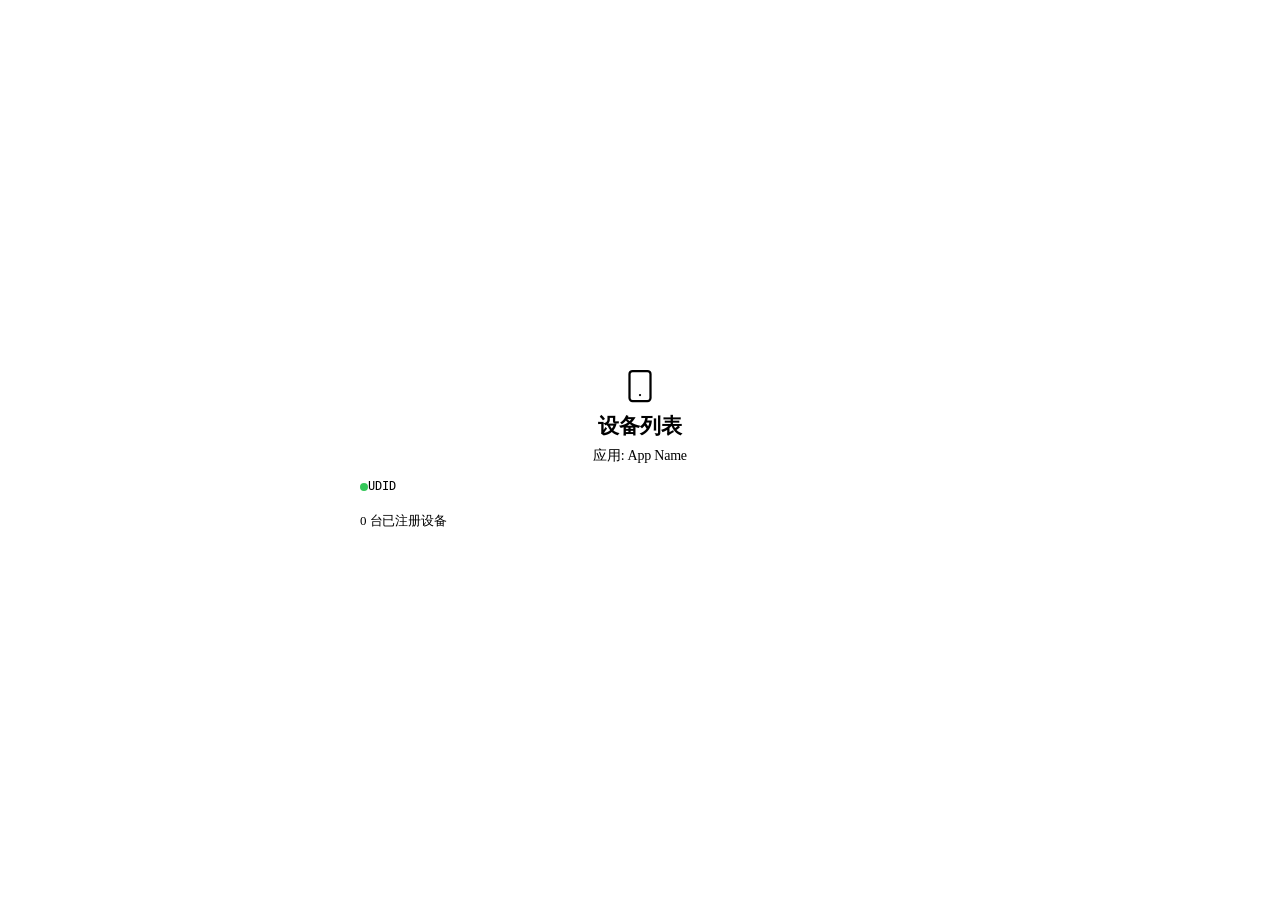
<file: src/main/resources/templates/devices.html>
<!DOCTYPE html>
<html xmlns:th="http://www.thymeleaf.org" lang="zh-CN">

<head>
  <meta charset="UTF-8">
  <meta name="viewport" content="width=device-width,initial-scale=1">
  <title th:text="${app.name} + ' — 设备列表'">设备列表 — ReleaseOn</title>
  <link rel="icon" type="image/svg+xml" th:href="@{/images/favicon.svg}">
  <link rel="icon" type="image/x-icon" th:href="@{/images/favicon.ico}">
  <link rel="apple-touch-icon" th:href="@{/images/apple-touch-icon.png}">
  <link rel="stylesheet" th:href="@{/css/apple-tokens.css}">
  <style>
    *, *::before, *::after { box-sizing: border-box; margin: 0; padding: 0; }

    html { font-size: 16px; -webkit-font-smoothing: antialiased; }
    body {
      font-family: var(--apple-font-text);
      color: var(--apple-ink);
      background: var(--apple-parchment);
      line-height: 1.47;
      letter-spacing: -0.374px;
      min-height: 100vh;
      display: flex;
      flex-direction: column;
      align-items: center;
      justify-content: center;
      padding: 24px;
    }

    .device-card {
      width: 100%;
      max-width: 560px;
      background: var(--apple-canvas);
      border: 1px solid var(--apple-hairline);
      border-radius: var(--apple-radius-lg);
      padding: var(--apple-space-xl);
    }

    .device-card .card-header {
      text-align: center;
      margin-bottom: var(--apple-space-lg);
      padding-bottom: var(--apple-space-lg);
      border-bottom: 1px solid var(--apple-divider-soft);
    }

    .device-card .card-header .header-icon {
      margin-bottom: var(--apple-space-xs);
      color: var(--apple-ink-muted-48);
    }

    .device-card .card-header h4 {
      font-family: var(--apple-font-display);
      font-size: 21px;
      font-weight: 600;
      letter-spacing: 0.231px;
      color: var(--apple-ink);
      margin: 0;
    }

    .device-card .card-header .app-name {
      font-size: 14px;
      color: var(--apple-ink-muted-48);
      letter-spacing: -0.224px;
      margin-top: 4px;
    }

    .device-list {
      list-style: none;
      padding: 0;
      margin: 0;
    }
    .device-list li {
      display: flex;
      align-items: center;
      gap: var(--apple-space-sm);
      padding: 12px 0;
      border-bottom: 1px solid var(--apple-divider-soft);
      font-size: 14px;
      letter-spacing: -0.224px;
      color: var(--apple-ink);
    }
    .device-list li:last-child { border-bottom: none; }
    .device-list li .dot {
      width: 8px;
      height: 8px;
      border-radius: 50%;
      background: #34c759;
      flex-shrink: 0;
    }
    .device-list li .udid {
      font-family: 'SF Mono', 'Menlo', monospace;
      font-size: 12px;
      color: var(--apple-ink-muted-48);
      overflow: hidden;
      text-overflow: ellipsis;
    }

    .device-count {
      display: inline-flex;
      align-items: center;
      gap: 4px;
      font-size: 13px;
      color: var(--apple-ink-muted-48);
      letter-spacing: -0.12px;
      margin-top: var(--apple-space-md);
      padding-top: var(--apple-space-md);
      border-top: 1px solid var(--apple-divider-soft);
      text-align: center;
      justify-content: center;
    }

    @media (max-width: 480px) {
      body { padding: 16px; }
      .device-card { padding: var(--apple-space-lg); }
    }
  </style>
</head>

<body>

<div class="device-card">
  <div class="card-header">
    <div class="header-icon">
      <svg width="36" height="36" viewBox="0 0 24 24" fill="none" stroke="currentColor" stroke-width="1.5" stroke-linecap="round" stroke-linejoin="round"><rect x="5" y="2" width="14" height="20" rx="2" ry="2"/><line x1="12" y1="18" x2="12.01" y2="18"/></svg>
    </div>
    <h4>设备列表</h4>
    <div class="app-name" th:text="'应用: ' + ${app.name}">应用: App Name</div>
  </div>

  <ul class="device-list">
    <li th:each="device,appStat : ${app.devices}">
      <span class="dot"></span>
      <span class="udid" th:text="${device}">UDID</span>
    </li>
  </ul>

  <div class="device-count">
    <span th:text="${#lists.size(app.devices)} + ' 台已注册设备'">0 台已注册设备</span>
  </div>
</div>

</body>
</html>
</file>
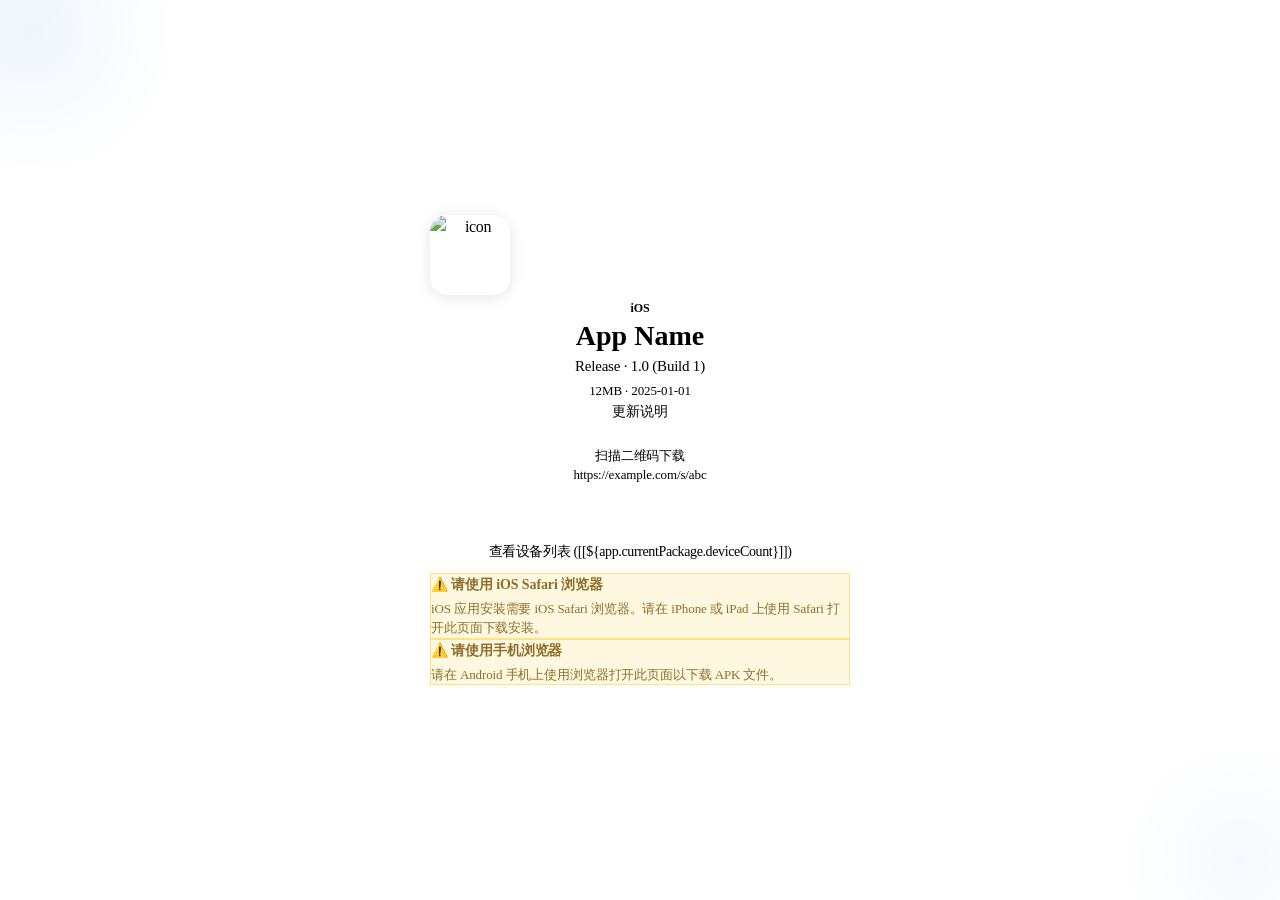
<file: src/main/resources/templates/install.html>
<!DOCTYPE html>
<html xmlns:th="http://www.thymeleaf.org" lang="zh-CN">

<head>
  <meta charset="UTF-8">
  <meta name="viewport" content="width=device-width,initial-scale=1,maximum-scale=1,user-scalable=no">
  <meta name="apple-mobile-web-app-capable" content="yes">
  <meta name="apple-mobile-web-app-status-bar-style" content="black-translucent">
  <title th:text="${app.name} + ' — ReleaseOn'">App 安装 — ReleaseOn</title>
  <link rel="icon" type="image/svg+xml" th:href="@{/images/favicon.svg}">
  <link rel="icon" type="image/x-icon" th:href="@{/images/favicon.ico}">
  <link rel="apple-touch-icon" th:href="@{/images/apple-touch-icon.png}">
  <link rel="stylesheet" th:href="@{/css/apple-tokens.css}">
  <script type="text/javascript" th:src="@{/js/qrcode.js}"></script>
  <script type="text/javascript" th:src="@{/js/jquery-1.11.0.min.js}"></script>
  <style>
    /* ══════════════════════════════════════════════════════
       Apple Design — Install Page (install.html)
       ══════════════════════════════════════════════════════ */

    *, *::before, *::after { box-sizing: border-box; margin: 0; padding: 0; }

    html { font-size: 16px; -webkit-font-smoothing: antialiased; }
    body {
      font-family: var(--apple-font-text);
      color: var(--apple-ink);
      background: var(--apple-parchment);
      line-height: 1.47;
      letter-spacing: -0.374px;
      min-height: 100vh;
      display: flex;
      flex-direction: column;
      align-items: center;
      justify-content: center;
      padding: 24px;
    }

    .install-card {
      width: 100%;
      max-width: 420px;
      background: var(--apple-canvas);
      border: 1px solid var(--apple-hairline);
      border-radius: var(--apple-radius-lg);
      padding: var(--apple-space-xxl) var(--apple-space-xl);
      text-align: center;
    }

    /* App Icon */
    .install-icon {
      width: 80px;
      height: 80px;
      border-radius: 21%;
      margin: 0 auto var(--apple-space-md);
      overflow: hidden;
      box-shadow: 0 2px 16px rgba(0,0,0,0.10);
    }
    .install-icon img {
      width: 100%;
      height: 100%;
      object-fit: cover;
      display: block;
    }

    /* App Name */
    .install-name {
      font-family: var(--apple-font-display);
      font-size: 28px;
      font-weight: 600;
      letter-spacing: 0;
      line-height: 1.14;
      color: var(--apple-ink);
      margin-bottom: 4px;
    }
    .install-platform {
      display: inline-block;
      font-size: 12px;
      font-weight: 600;
      letter-spacing: -0.12px;
      padding: 2px 12px;
      border-radius: var(--apple-radius-pill);
      margin-bottom: var(--apple-space-md);
    }
    .install-platform.ios { background: #f0f0f2; color: #636366; }
    .install-platform.android { background: #f0f7e8; color: #689f38; }

    /* Release Info */
    .install-version {
      font-size: 15px;
      font-weight: 500;
      color: var(--apple-ink-muted-48);
      letter-spacing: -0.224px;
      margin-bottom: 4px;
    }
    .install-date {
      font-size: 13px;
      color: var(--apple-ink-muted-48);
      letter-spacing: -0.12px;
      margin-bottom: var(--apple-space-lg);
    }

    .install-message {
      font-size: 14px;
      color: var(--apple-ink);
      letter-spacing: -0.224px;
      line-height: 1.5;
      margin-bottom: var(--apple-space-lg);
      padding: var(--apple-space-sm) var(--apple-space-md);
      background: var(--apple-parchment);
      border-radius: var(--apple-radius-md);
    }

    /* QR Code area */
    .install-qr {
      margin: var(--apple-space-lg) auto;
      display: flex;
      align-items: center;
      justify-content: center;
    }
    .install-qr #qrcode {
      display: inline-block;
      padding: 12px;
      background: #fff;
      border-radius: var(--apple-radius-md);
      border: 1px solid var(--apple-hairline);
      transition: transform 0.25s cubic-bezier(0.34, 1.56, 0.64, 1),
                  box-shadow 0.25s ease;
      cursor: pointer;
    }
    .install-qr #qrcode:hover {
      transform: scale(1.15);
      box-shadow: 0 8px 32px rgba(0, 0, 0, 0.12);
    }
    .install-qr #qrcode:active {
      transform: scale(1.05);
    }
    .install-qr #qrcode img, .install-qr #qrcode canvas {
      display: block;
    }

    .scan-tip {
      font-size: 13px;
      color: var(--apple-ink-muted-48);
      letter-spacing: -0.12px;
      line-height: 1.5;
      margin-bottom: var(--apple-space-lg);
    }
    .scan-tip .text-black {
      color: var(--apple-ink);
      font-weight: 500;
      word-break: break-all;
    }

    /* Buttons */
    .install-actions {
      display: flex;
      flex-direction: column;
      gap: var(--apple-space-sm);
      margin-top: var(--apple-space-lg);
    }
    .install-btn {
      display: flex;
      align-items: center;
      justify-content: center;
      gap: var(--apple-space-xs);
      width: 100%;
      padding: 14px 24px;
      border-radius: var(--apple-radius-pill);
      font-family: var(--apple-font-text);
      font-size: 17px;
      font-weight: 500;
      letter-spacing: -0.374px;
      text-decoration: none;
      cursor: pointer;
      transition: all 0.15s;
      border: none;
      line-height: 1;
    }
    .install-btn:active { transform: scale(0.97); }
    .install-btn-primary {
      background: var(--apple-primary);
      color: #fff;
    }
    .install-btn-primary:hover { background: var(--apple-primary-focus); }
    .install-btn-secondary {
      background: transparent;
      color: var(--apple-primary);
      border: 1px solid var(--apple-primary);
    }
    .install-btn-secondary:hover { background: rgba(0,102,204,0.04); }
    .install-btn-ghost {
      background: var(--apple-parchment);
      color: var(--apple-ink-muted-48);
      font-size: 14px;
      font-weight: 400;
    }
    .install-btn-ghost:hover { background: var(--apple-hairline); }

    /* ═══ Background Patterns ═══ */
    body::before, body::after {
      content: '';
      position: fixed;
      pointer-events: none;
      z-index: -1;
    }
    body::before {
      top: -120px; left: -120px;
      width: 300px; height: 300px;
      background: radial-gradient(circle, rgba(0,102,204,0.06) 0%, transparent 70%);
      border-radius: 50%;
    }
    body::after {
      bottom: -80px; right: -80px;
      width: 240px; height: 240px;
      background: radial-gradient(circle, rgba(0,102,204,0.04) 0%, transparent 70%);
      border-radius: 50%;
    }

    /* ─── Responsive ─── */
    @media (max-width: 480px) {
      body { padding: 16px; }
      .install-card { padding: var(--apple-space-xl) var(--apple-space-lg); }
      .install-name { font-size: 24px; }
    }

    /* ─── Browser Warning ─── */
    .browser-warning {
      display: none;
      margin-top: var(--apple-space-lg);
      padding: var(--apple-space-md);
      background: #fff8e1;
      border: 1px solid #ffe082;
      border-radius: var(--apple-radius-md);
      font-size: 13px;
      color: #8d6e28;
      letter-spacing: -0.12px;
      line-height: 1.5;
      text-align: left;
    }
    .browser-warning strong {
      display: block;
      margin-bottom: 4px;
      font-size: 14px;
    }
    .browser-warning.show {
      display: block;
    }
  </style>
</head>

<body>

<div class="install-card">
  <!-- App Icon -->
  <div class="install-icon">
    <img th:src="${app.icon}" alt="icon" itemprop="image" />
  </div>

  <!-- Platform Badge -->
  <span class="install-platform"
        th:classappend="${#strings.containsIgnoreCase(app.platform,'ios')} ? 'ios' : 'android'"
        th:text="${#strings.containsIgnoreCase(app.platform,'ios')} ? 'iOS' : 'Android'">
    iOS
  </span>

  <!-- App Name -->
  <h1 class="install-name" th:text="${app.name}">App Name</h1>

  <!-- Package Type & Version -->
  <div class="install-version" th:text="${app.currentPackage.type} + ' · ' + ${app.version} + ' (Build ' + ${app.buildVersion} + ')'">
    Release · 1.0 (Build 1)
  </div>

  <!-- Size & Date -->
  <div class="install-date" th:text="${app.currentPackage.displaySize} + ' · ' + ${app.currentPackage.displayTime}">
    12MB · 2025-01-01
  </div>

  <!-- Release Message -->
  <div class="install-message" th:if="${app.currentPackage.message != null and !app.currentPackage.message.isEmpty()}"
       th:text="${app.currentPackage.message}">
    更新说明
  </div>

  <!-- QR Code -->
  <div class="install-qr">
    <div id="qrcode" th:data="${app.currentPackage.previewURL}"></div>
  </div>
  <p class="scan-tip">
    扫描二维码下载<br />
    <span class="text-black" th:text="${app.installPath}">https://example.com/s/abc</span>
  </p>

  <!-- Action Buttons -->
  <div class="install-actions">
    <input id="installURL" type="hidden" th:value="${app.currentPackage.installURL}" />
    <button class="install-btn install-btn-primary" id="install">
      <svg width="18" height="18" viewBox="0 0 24 24" fill="none" stroke="currentColor" stroke-width="2" stroke-linecap="round" stroke-linejoin="round">
        <path d="M21 15v4a2 2 0 0 1-2 2H5a2 2 0 0 1-2-2v-4"/>
        <polyline points="7 10 12 15 17 10"/>
        <line x1="12" y1="15" x2="12" y2="3"/>
      </svg>
      下载安装
    </button>


    <div th:if="${app.currentPackage.deviceCount > 0}">
      <input id="devices" type="hidden" th:value="${basePath} + 'devices/' + ${app.currentPackage.id}" />
      <button class="install-btn install-btn-ghost" id="showDevices">
        查看设备列表 ([[${app.currentPackage.deviceCount}]])
      </button>
    </div>

  </div>

  <!-- Browser Warning (iOS only) -->
  <div class="browser-warning" id="browserWarning" th:if="${#strings.containsIgnoreCase(app.platform,'ios')}">
    <strong>⚠️ 请使用 iOS Safari 浏览器</strong>
    iOS 应用安装需要 iOS Safari 浏览器。请在 iPhone 或 iPad 上使用 Safari 打开此页面下载安装。
  </div>

  <!-- Browser Warning (Android only) -->
  <div class="browser-warning" id="browserWarningAndroid" th:if="${#strings.containsIgnoreCase(app.platform,'android')}">
    <strong>⚠️ 请使用手机浏览器</strong>
    请在 Android 手机上使用浏览器打开此页面以下载 APK 文件。
  </div>

</div>

<script>
  /* ─── Browser Detection ─── */
  (function() {
    var isIOS = /iPad|iPhone|iPod/.test(navigator.userAgent) && !window.MSStream;
    var isAndroid = /Android/.test(navigator.userAgent);
    var isSafari = /Safari/.test(navigator.userAgent) && !/Chrome/.test(navigator.userAgent) && !/CriOS/.test(navigator.userAgent);

    var warningEl = document.getElementById('browserWarning');
    var warningAndroid = document.getElementById('browserWarningAndroid');

    if (warningEl && !(isIOS && isSafari)) {
      warningEl.classList.add('show');
    }
    if (warningAndroid && !(isAndroid || isIOS)) {
      warningAndroid.classList.add('show');
    }
  })();

  /* ─── Button Actions ─── */
  $("#install").click(function () {
    window.location.href = $("#installURL").val();
  });
  $("#showDevices").click(function () {
    window.open($("#devices").val());
  });

  /* ─── QR Code ─── */
  var codeData = $("#qrcode").attr("data");
  new QRCode("qrcode", {
    text: codeData,
    width: 180,
    height: 180,
    colorDark: '#1d1d1f',
    colorLight: '#ffffff',
    correctLevel: QRCode.CorrectLevel.L
  });
</script>

</body>
</html>
</file>
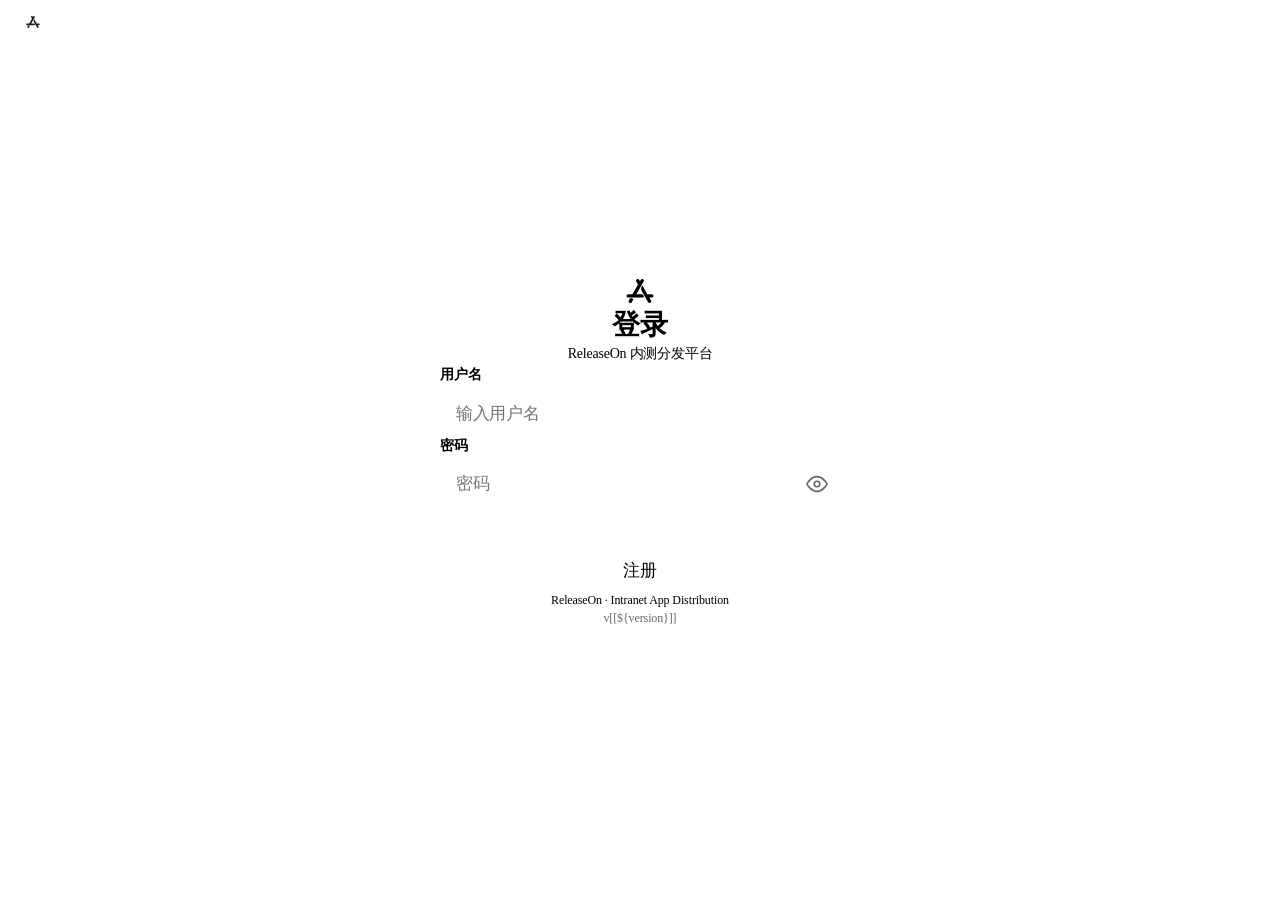
<file: src/main/resources/templates/signin.html>
<!DOCTYPE html>
<html xmlns:th="http://www.thymeleaf.org" lang="zh-CN">

<head>
  <meta charset="UTF-8">
  <meta name="viewport" content="width=device-width,initial-scale=1,maximum-scale=1,user-scalable=no">
  <meta name="apple-mobile-web-app-capable" content="yes">
  <meta name="apple-mobile-web-app-status-bar-style" content="black-translucent">
  <title>登录 — ReleaseOn</title>
  <link rel="icon" type="image/svg+xml" th:href="@{/images/favicon.svg}">
  <link rel="icon" type="image/x-icon" th:href="@{/images/favicon.ico}">
  <link rel="apple-touch-icon" th:href="@{/images/apple-touch-icon.png}">
  <link rel="stylesheet" th:href="@{/css/apple-tokens.css}">
  <script type="text/javascript" th:src="@{/js/jquery-1.11.0.min.js}"></script>
  <style>
    /* ══════════════════════════════════════════════════════
       Apple Design — Sign In Page
       ══════════════════════════════════════════════════════ */

    *, *::before, *::after { box-sizing: border-box; margin: 0; padding: 0; }

    html { font-size: 16px; -webkit-font-smoothing: antialiased; }
    body {
      font-family: var(--apple-font-text);
      color: var(--apple-ink);
      background: var(--apple-parchment);
      line-height: 1.47;
      letter-spacing: -0.374px;
      min-height: 100vh;
      display: flex;
      flex-direction: column;
      align-items: center;
      justify-content: center;
      padding: 24px;
    }

    /* ─── Apple Global Nav ─── */
    .apple-global-nav {
      display: flex;
      align-items: center;
      height: 44px;
      padding: 0 24px;
      background: var(--apple-black);
      color: var(--apple-body-on-dark);
      font-size: 12px;
      letter-spacing: -0.12px;
      position: fixed;
      top: 0;
      left: 0;
      right: 0;
      z-index: 100;
    }
    .apple-global-nav .nav-logo {
      font-size: 16px;
      opacity: 0.9;
    }
    .apple-global-nav .nav-logo a {
      color: var(--apple-body-on-dark);
      text-decoration: none;
    }

    /* ─── Login Card ─── */
    .login-card {
      width: 100%;
      max-width: 400px;
      background: var(--apple-canvas);
      border: 1px solid var(--apple-hairline);
      border-radius: var(--apple-radius-lg);
      padding: var(--apple-space-xxl) var(--apple-space-xl);
    }

    .login-card .brand {
      text-align: center;
      margin-bottom: var(--apple-space-xl);
    }
    .login-card .brand .logo-mark {
      font-size: 32px;
      line-height: 1;
      margin-bottom: var(--apple-space-xs);
    }
    .login-card .brand h1 {
      font-family: var(--apple-font-display);
      font-size: 28px;
      font-weight: 600;
      letter-spacing: 0;
      line-height: 1.14;
      color: var(--apple-ink);
    }
    .login-card .brand p {
      font-size: 14px;
      color: var(--apple-ink-muted-48);
      letter-spacing: -0.224px;
      margin-top: 4px;
    }

    .login-card label {
      display: block;
      font-size: 14px;
      font-weight: 600;
      letter-spacing: -0.224px;
      color: var(--apple-ink-muted-48);
      margin-bottom: 6px;
    }
    .login-card input {
      width: 100%;
      padding: 12px 16px;
      border: 1px solid var(--apple-hairline);
      border-radius: var(--apple-radius-md);
      font-family: var(--apple-font-text);
      font-size: 17px;
      letter-spacing: -0.374px;
      color: var(--apple-ink);
      background: var(--apple-canvas);
      transition: border-color 0.15s;
      margin-bottom: var(--apple-space-lg);
    }
    .login-card input:focus {
      outline: none;
      border-color: var(--apple-primary);
      box-shadow: 0 0 0 3px rgba(0,102,204,0.12);
    }

    /* ─── Password Toggle ─── */
    .password-wrapper {
      position: relative;
      margin-bottom: var(--apple-space-lg);
    }
    .password-wrapper input {
      padding-right: 44px;
      margin-bottom: 0;
    }
    .toggle-password {
      position: absolute;
      right: 12px;
      top: 0;
      bottom: 0;
      margin: auto 0;
      width: 22px;
      height: 22px;
      cursor: pointer;
      color: var(--apple-ink-muted-48);
      opacity: 0.6;
      transition: opacity 0.15s;
      background: none;
      border: none;
      padding: 0;
      display: flex;
      align-items: center;
      justify-content: center;
    }
    .toggle-password:hover { opacity: 1; }

    .login-card .btn-primary {
      display: block;
      width: 100%;
      padding: 13px;
      background: var(--apple-primary);
      color: #fff;
      border: none;
      border-radius: var(--apple-radius-pill);
      font-family: var(--apple-font-text);
      font-size: 17px;
      font-weight: 500;
      letter-spacing: -0.374px;
      cursor: pointer;
      transition: transform 0.15s, background 0.15s;
      line-height: 1;
    }
    .login-card .btn-primary:hover { background: var(--apple-primary-focus); }
    .login-card .btn-primary:active { transform: scale(0.97); }
    .login-card .btn-primary:focus-visible {
      outline: 2px solid var(--apple-primary-focus);
      outline-offset: 2px;
    }

    .login-card .btn-secondary {
      display: block;
      width: 100%;
      padding: 13px;
      margin-top: var(--apple-space-sm);
      background: transparent;
      color: var(--apple-primary);
      border: 1px solid var(--apple-primary);
      border-radius: var(--apple-radius-pill);
      font-family: var(--apple-font-text);
      font-size: 17px;
      font-weight: 500;
      letter-spacing: -0.374px;
      cursor: pointer;
      text-align: center;
      text-decoration: none;
      line-height: 1;
      transition: transform 0.15s;
    }
    .login-card .btn-secondary:active { transform: scale(0.97); }

    .login-card .error-msg {
      font-size: 13px;
      color: #ec4242;
      text-align: center;
      margin-bottom: var(--apple-space-md);
      display: none;
    }

    /* ─── Footer ─── */
    .login-footer {
      margin-top: var(--apple-space-lg);
      text-align: center;
      font-size: 12px;
      color: var(--apple-ink-muted-48);
      letter-spacing: -0.12px;
    }

    @media (max-width: 480px) {
      body { padding: 16px; }
      .login-card { padding: var(--apple-space-xl) var(--apple-space-lg); }
    }
  </style>
</head>

<body>

<!-- ═══ Apple Global Nav ═══ -->
<nav class="apple-global-nav">
  <span class="nav-logo"><a href="/">
    <svg width="18" height="18" viewBox="0 0 1024 1024" fill="currentColor" style="display:block;">
      <path d="M510.165333 233.685333l21.930667-36.650666c12.8-23.808 42.069333-31.146667 65.834667-18.304 23.765333 12.8 31.104 42.112 18.304 65.92l-208.469334 357.077333h149.930667c47.573333 0 75.008 56.746667 54.869333 97.024H175.530667A47.232 47.232 0 0 1 128 651.178667c0-27.477333 21.930667-47.616 47.530667-47.616h122.538666l157.226667-274.688-49.365333-86.058667c-12.8-23.808-5.461333-53.077333 18.304-65.92 23.765333-12.8 53.034667-5.461333 65.834666 18.346667l20.096 38.4z m-186.496 514.56l-45.738666 80.554667c-12.8 23.765333-42.026667 31.146667-65.834667 18.304-23.765333-12.8-31.061333-42.112-18.261333-65.92l34.730666-60.458667c38.4-12.8 71.338667-3.626667 95.104 27.477334z m398.634667-146.517333h126.165333c27.434667 0 47.530667 21.973333 47.530667 47.616 0 27.434667-21.930667 47.616-47.530667 47.616h-69.504l47.530667 82.346667c12.8 23.850667 5.504 53.12-18.261333 65.962666-23.765333 12.8-53.034667 5.504-65.834667-18.346666-78.634667-137.301333-138.965333-239.829333-177.365333-309.418667-40.234667-69.589333-10.965333-139.178667 16.469333-162.986667 31.061333 56.746667 78.592 139.178667 140.8 247.210667z"/>
    </svg>
  </a></span>
</nav>

<!-- ═══ Login Card ═══ -->
<div class="login-card">
  <div class="brand">
    <div class="logo-mark">
      <svg width="36" height="36" viewBox="0 0 1024 1024" fill="var(--apple-primary)" style="display:block;margin:0 auto;">
        <path d="M510.165333 233.685333l21.930667-36.650666c12.8-23.808 42.069333-31.146667 65.834667-18.304 23.765333 12.8 31.104 42.112 18.304 65.92l-208.469334 357.077333h149.930667c47.573333 0 75.008 56.746667 54.869333 97.024H175.530667A47.232 47.232 0 0 1 128 651.178667c0-27.477333 21.930667-47.616 47.530667-47.616h122.538666l157.226667-274.688-49.365333-86.058667c-12.8-23.808-5.461333-53.077333 18.304-65.92 23.765333-12.8 53.034667-5.461333 65.834666 18.346667l20.096 38.4z m-186.496 514.56l-45.738666 80.554667c-12.8 23.765333-42.026667 31.146667-65.834667 18.304-23.765333-12.8-31.061333-42.112-18.261333-65.92l34.730666-60.458667c38.4-12.8 71.338667-3.626667 95.104 27.477334z m398.634667-146.517333h126.165333c27.434667 0 47.530667 21.973333 47.530667 47.616 0 27.434667-21.930667 47.616-47.530667 47.616h-69.504l47.530667 82.346667c12.8 23.850667 5.504 53.12-18.261333 65.962666-23.765333 12.8-53.034667 5.504-65.834667-18.346666-78.634667-137.301333-138.965333-239.829333-177.365333-309.418667-40.234667-69.589333-10.965333-139.178667 16.469333-162.986667 31.061333 56.746667 78.592 139.178667 140.8 247.210667z"/>
      </svg>
    </div>
    <h1>登录</h1>
    <p>ReleaseOn 内测分发平台</p>
  </div>

  <form action="#">
    <label for="username">用户名</label>
    <input id="username" placeholder="输入用户名" />

    <label for="password">密码</label>
    <div class="password-wrapper">
      <input type="password" id="password" placeholder="密码" />
      <button class="toggle-password" id="togglePassword" type="button" aria-label="显示密码">
        <svg width="22" height="22" viewBox="0 0 24 24" fill="none" stroke="currentColor" stroke-width="1.8" stroke-linecap="round" stroke-linejoin="round">
          <path id="eye-icon" d="M1 12s4-8 11-8 11 8 11 8-4 8-11 8-11-8-11-8z"/>
          <circle id="eye-pupil" cx="12" cy="12" r="3"/>
        </svg>
        <svg width="22" height="22" id="eye-off-icon" viewBox="0 0 24 24" fill="none" stroke="currentColor" stroke-width="1.8" stroke-linecap="round" stroke-linejoin="round" style="display:none">
          <path d="M17.94 17.94A10.07 10.07 0 0 1 12 20c-7 0-11-8-11-8a18.45 18.45 0 0 1 5.06-5.94"/>
          <path d="M9.9 4.24A9.12 9.12 0 0 1 12 4c7 0 11 8 11 8a18.5 18.5 0 0 1-2.16 3.19"/>
          <line x1="1" y1="1" x2="23" y2="23"/>
          <path d="M14.12 14.12a3 3 0 1 1-4.24-4.24"/>
        </svg>
      </button>
    </div>

    <div class="error-msg" id="errorMsg">用户名或密码错误</div>

    <button type="button" id="submit" class="btn-primary">登录</button>
    <a href="/account/signup" class="btn-secondary">注册</a>
  </form>
</div>

<div class="login-footer">
  ReleaseOn · Intranet App Distribution<br>
  <span style="opacity:0.6;">v[[${version}]]</span>
</div>

<script>
  $("#submit").click(function () {
    var data = {
      username: $("#username").val(),
      password: $("#password").val()
    };
    $.ajax({
      type: "POST",
      contentType: "application/json;charset=UTF-8",
      url: "/account/login",
      data: JSON.stringify(data),
      dataType: 'json',
      success: function(result) {
        if (result.code == 0) {
          window.location.href = "/apps";
        } else {
          $("#errorMsg").text(result.msg || "用户名或密码错误").show();
        }
      },
      error: function() {
        $("#errorMsg").text("登录失败，请重试").show();
      }
    });
  });

  // Enter key support
  $("#password").keypress(function(e) {
    if (e.which == 13) $("#submit").click();
  });

  // Toggle password visibility
  $("#togglePassword").click(function() {
    var input = $("#password");
    var isPassword = input.attr("type") === "password";
    input.attr("type", isPassword ? "text" : "password");
    $("#eye-icon, #eye-pupil").toggle();
    $("#eye-off-icon").toggle();
    $(this).attr("aria-label", isPassword ? "隐藏密码" : "显示密码");
  });
</script>

</body>
</html>
</file>
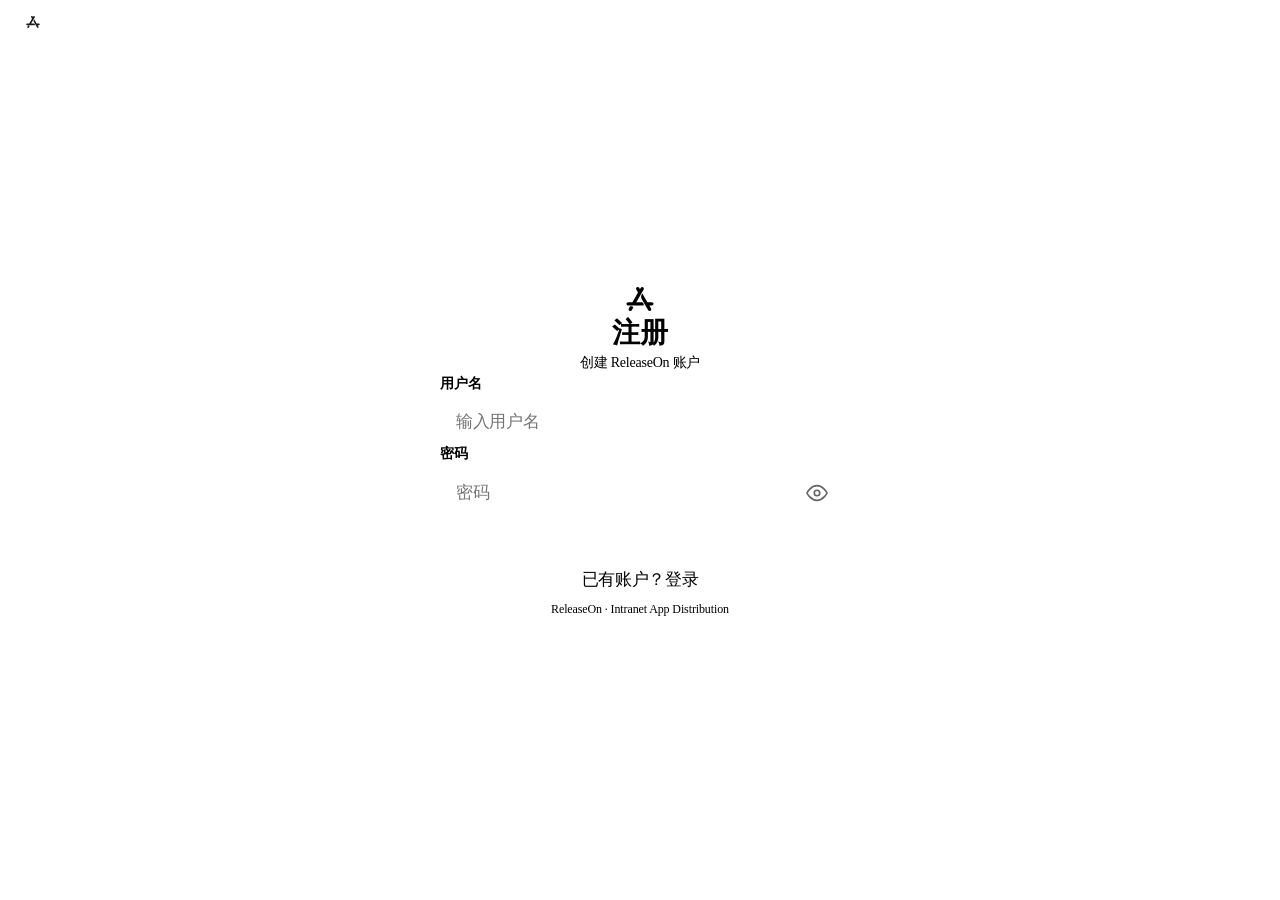
<file: src/main/resources/templates/signup.html>
<!DOCTYPE html>
<html xmlns:th="http://www.thymeleaf.org" lang="zh-CN">

<head>
  <meta charset="UTF-8">
  <meta name="viewport" content="width=device-width,initial-scale=1,maximum-scale=1,user-scalable=no">
  <meta name="apple-mobile-web-app-capable" content="yes">
  <meta name="apple-mobile-web-app-status-bar-style" content="black-translucent">
  <title>注册 — ReleaseOn</title>
  <link rel="icon" type="image/svg+xml" th:href="@{/images/favicon.svg}">
  <link rel="icon" type="image/x-icon" th:href="@{/images/favicon.ico}">
  <link rel="apple-touch-icon" th:href="@{/images/apple-touch-icon.png}">
  <link rel="stylesheet" th:href="@{/css/apple-tokens.css}">
  <script type="text/javascript" th:src="@{/js/jquery-1.11.0.min.js}"></script>
  <style>
    /* ══════════════════════════════════════════════════════
       Apple Design — Sign Up Page
       ══════════════════════════════════════════════════════ */

    *, *::before, *::after { box-sizing: border-box; margin: 0; padding: 0; }

    html { font-size: 16px; -webkit-font-smoothing: antialiased; }
    body {
      font-family: var(--apple-font-text);
      color: var(--apple-ink);
      background: var(--apple-parchment);
      line-height: 1.47;
      letter-spacing: -0.374px;
      min-height: 100vh;
      display: flex;
      flex-direction: column;
      align-items: center;
      justify-content: center;
      padding: 24px;
    }

    .apple-global-nav {
      display: flex;
      align-items: center;
      height: 44px;
      padding: 0 24px;
      background: var(--apple-black);
      color: var(--apple-body-on-dark);
      font-size: 12px;
      letter-spacing: -0.12px;
      position: fixed;
      top: 0;
      left: 0;
      right: 0;
      z-index: 100;
    }
    .apple-global-nav .nav-logo { font-size: 16px; opacity: 0.9; }
    .apple-global-nav .nav-logo a { color: var(--apple-body-on-dark); text-decoration: none; }

    .login-card {
      width: 100%;
      max-width: 400px;
      background: var(--apple-canvas);
      border: 1px solid var(--apple-hairline);
      border-radius: var(--apple-radius-lg);
      padding: var(--apple-space-xxl) var(--apple-space-xl);
    }

    .login-card .brand { text-align: center; margin-bottom: var(--apple-space-xl); }
    .login-card .brand .logo-mark { font-size: 32px; line-height: 1; margin-bottom: var(--apple-space-xs); }
    .login-card .brand h1 {
      font-family: var(--apple-font-display);
      font-size: 28px;
      font-weight: 600;
      letter-spacing: 0;
      line-height: 1.14;
      color: var(--apple-ink);
    }
    .login-card .brand p {
      font-size: 14px;
      color: var(--apple-ink-muted-48);
      letter-spacing: -0.224px;
      margin-top: 4px;
    }

    .login-card label {
      display: block;
      font-size: 14px;
      font-weight: 600;
      letter-spacing: -0.224px;
      color: var(--apple-ink-muted-48);
      margin-bottom: 6px;
    }
    .login-card input {
      width: 100%;
      padding: 12px 16px;
      border: 1px solid var(--apple-hairline);
      border-radius: var(--apple-radius-md);
      font-family: var(--apple-font-text);
      font-size: 17px;
      letter-spacing: -0.374px;
      color: var(--apple-ink);
      background: var(--apple-canvas);
      transition: border-color 0.15s;
      margin-bottom: var(--apple-space-lg);
    }
    .login-card input:focus {
      outline: none;
      border-color: var(--apple-primary);
      box-shadow: 0 0 0 3px rgba(0,102,204,0.12);
    }

    /* ─── Password Toggle ─── */
    .password-wrapper {
      position: relative;
      margin-bottom: var(--apple-space-lg);
    }
    .password-wrapper input {
      padding-right: 44px;
      margin-bottom: 0;
    }
    .toggle-password {
      position: absolute;
      right: 12px;
      top: 0;
      bottom: 0;
      margin: auto 0;
      width: 22px;
      height: 22px;
      cursor: pointer;
      color: var(--apple-ink-muted-48);
      opacity: 0.6;
      transition: opacity 0.15s;
      background: none;
      border: none;
      padding: 0;
      display: flex;
      align-items: center;
      justify-content: center;
    }
    .toggle-password:hover { opacity: 1; }

    .login-card .btn-primary {
      display: block;
      width: 100%;
      padding: 13px;
      background: var(--apple-primary);
      color: #fff;
      border: none;
      border-radius: var(--apple-radius-pill);
      font-family: var(--apple-font-text);
      font-size: 17px;
      font-weight: 500;
      letter-spacing: -0.374px;
      cursor: pointer;
      transition: transform 0.15s, background 0.15s;
      line-height: 1;
    }
    .login-card .btn-primary:hover { background: var(--apple-primary-focus); }
    .login-card .btn-primary:active { transform: scale(0.97); }
    .login-card .btn-primary:focus-visible {
      outline: 2px solid var(--apple-primary-focus);
      outline-offset: 2px;
    }

    .login-card .btn-secondary {
      display: block;
      width: 100%;
      padding: 13px;
      margin-top: var(--apple-space-sm);
      background: transparent;
      color: var(--apple-primary);
      border: 1px solid var(--apple-primary);
      border-radius: var(--apple-radius-pill);
      font-family: var(--apple-font-text);
      font-size: 17px;
      font-weight: 500;
      letter-spacing: -0.374px;
      cursor: pointer;
      text-align: center;
      text-decoration: none;
      line-height: 1;
      transition: transform 0.15s;
    }
    .login-card .btn-secondary:active { transform: scale(0.97); }

    .login-card .error-msg {
      font-size: 13px;
      color: #ec4242;
      text-align: center;
      margin-bottom: var(--apple-space-md);
      display: none;
    }

    .login-footer {
      margin-top: var(--apple-space-lg);
      text-align: center;
      font-size: 12px;
      color: var(--apple-ink-muted-48);
      letter-spacing: -0.12px;
    }

    @media (max-width: 480px) {
      body { padding: 16px; }
      .login-card { padding: var(--apple-space-xl) var(--apple-space-lg); }
    }
  </style>
</head>

<body>

<nav class="apple-global-nav">
  <span class="nav-logo"><a href="/">
    <svg width="18" height="18" viewBox="0 0 1024 1024" fill="currentColor" style="display:block;">
      <path d="M510.165333 233.685333l21.930667-36.650666c12.8-23.808 42.069333-31.146667 65.834667-18.304 23.765333 12.8 31.104 42.112 18.304 65.92l-208.469334 357.077333h149.930667c47.573333 0 75.008 56.746667 54.869333 97.024H175.530667A47.232 47.232 0 0 1 128 651.178667c0-27.477333 21.930667-47.616 47.530667-47.616h122.538666l157.226667-274.688-49.365333-86.058667c-12.8-23.808-5.461333-53.077333 18.304-65.92 23.765333-12.8 53.034667-5.461333 65.834666 18.346667l20.096 38.4z m-186.496 514.56l-45.738666 80.554667c-12.8 23.765333-42.026667 31.146667-65.834667 18.304-23.765333-12.8-31.061333-42.112-18.261333-65.92l34.730666-60.458667c38.4-12.8 71.338667-3.626667 95.104 27.477334z m398.634667-146.517333h126.165333c27.434667 0 47.530667 21.973333 47.530667 47.616 0 27.434667-21.930667 47.616-47.530667 47.616h-69.504l47.530667 82.346667c12.8 23.850667 5.504 53.12-18.261333 65.962666-23.765333 12.8-53.034667 5.504-65.834667-18.346666-78.634667-137.301333-138.965333-239.829333-177.365333-309.418667-40.234667-69.589333-10.965333-139.178667 16.469333-162.986667 31.061333 56.746667 78.592 139.178667 140.8 247.210667z"/>
    </svg>
  </a></span>
</nav>

<div class="login-card">
  <div class="brand">
    <div class="logo-mark">
      <svg width="36" height="36" viewBox="0 0 1024 1024" fill="var(--apple-primary)" style="display:block;margin:0 auto;">
        <path d="M510.165333 233.685333l21.930667-36.650666c12.8-23.808 42.069333-31.146667 65.834667-18.304 23.765333 12.8 31.104 42.112 18.304 65.92l-208.469334 357.077333h149.930667c47.573333 0 75.008 56.746667 54.869333 97.024H175.530667A47.232 47.232 0 0 1 128 651.178667c0-27.477333 21.930667-47.616 47.530667-47.616h122.538666l157.226667-274.688-49.365333-86.058667c-12.8-23.808-5.461333-53.077333 18.304-65.92 23.765333-12.8 53.034667-5.461333 65.834666 18.346667l20.096 38.4z m-186.496 514.56l-45.738666 80.554667c-12.8 23.765333-42.026667 31.146667-65.834667 18.304-23.765333-12.8-31.061333-42.112-18.261333-65.92l34.730666-60.458667c38.4-12.8 71.338667-3.626667 95.104 27.477334z m398.634667-146.517333h126.165333c27.434667 0 47.530667 21.973333 47.530667 47.616 0 27.434667-21.930667 47.616-47.530667 47.616h-69.504l47.530667 82.346667c12.8 23.850667 5.504 53.12-18.261333 65.962666-23.765333 12.8-53.034667 5.504-65.834667-18.346666-78.634667-137.301333-138.965333-239.829333-177.365333-309.418667-40.234667-69.589333-10.965333-139.178667 16.469333-162.986667 31.061333 56.746667 78.592 139.178667 140.8 247.210667z"/>
      </svg>
    </div>
    <h1>注册</h1>
    <p>创建 ReleaseOn 账户</p>
  </div>

  <form action="#">
    <label for="username">用户名</label>
    <input id="username" placeholder="输入用户名" />

    <label for="password">密码</label>
    <div class="password-wrapper">
      <input type="password" id="password" placeholder="密码" />
      <button class="toggle-password" id="togglePassword" type="button" aria-label="显示密码">
        <svg width="22" height="22" viewBox="0 0 24 24" fill="none" stroke="currentColor" stroke-width="1.8" stroke-linecap="round" stroke-linejoin="round">
          <path id="eye-icon" d="M1 12s4-8 11-8 11 8 11 8-4 8-11 8-11-8-11-8z"/>
          <circle id="eye-pupil" cx="12" cy="12" r="3"/>
        </svg>
        <svg width="22" height="22" id="eye-off-icon" viewBox="0 0 24 24" fill="none" stroke="currentColor" stroke-width="1.8" stroke-linecap="round" stroke-linejoin="round" style="display:none">
          <path d="M17.94 17.94A10.07 10.07 0 0 1 12 20c-7 0-11-8-11-8a18.45 18.45 0 0 1 5.06-5.94"/>
          <path d="M9.9 4.24A9.12 9.12 0 0 1 12 4c7 0 11 8 11 8a18.5 18.5 0 0 1-2.16 3.19"/>
          <line x1="1" y1="1" x2="23" y2="23"/>
          <path d="M14.12 14.12a3 3 0 1 1-4.24-4.24"/>
        </svg>
      </button>
    </div>

    <div class="error-msg" id="errorMsg"></div>

    <button type="button" id="submit" class="btn-primary">注册</button>
    <a href="/account/signin" class="btn-secondary">已有账户？登录</a>
  </form>
</div>

<div class="login-footer">
  ReleaseOn · Intranet App Distribution
</div>

<script>
  $("#submit").click(function () {
    var data = {
      username: $("#username").val(),
      password: $("#password").val()
    };
    $.ajax({
      type: "POST",
      contentType: "application/json;charset=UTF-8",
      url: "/account/register",
      data: JSON.stringify(data),
      dataType: 'json',
      success: function (result) {
        if (result.code == 0) {
          $("#errorMsg").css("color","#34c759").text(result.msg || "注册成功").show();
          $("#submit").hide();
        } else {
          $("#errorMsg").css("color","#ec4242").text(result.msg || "注册失败").show();
        }
      },
      error: function () {
        $("#errorMsg").text("注册失败，请重试").show();
      }
    });
  });

  $("#password").keypress(function(e) {
    if (e.which == 13) $("#submit").click();
  });

  // Toggle password visibility
  $("#togglePassword").click(function() {
    var input = $("#password");
    var isPassword = input.attr("type") === "password";
    input.attr("type", isPassword ? "text" : "password");
    $("#eye-icon, #eye-pupil").toggle();
    $("#eye-off-icon").toggle();
    $(this).attr("aria-label", isPassword ? "隐藏密码" : "显示密码");
  });
</script>

</body>
</html>
</file>
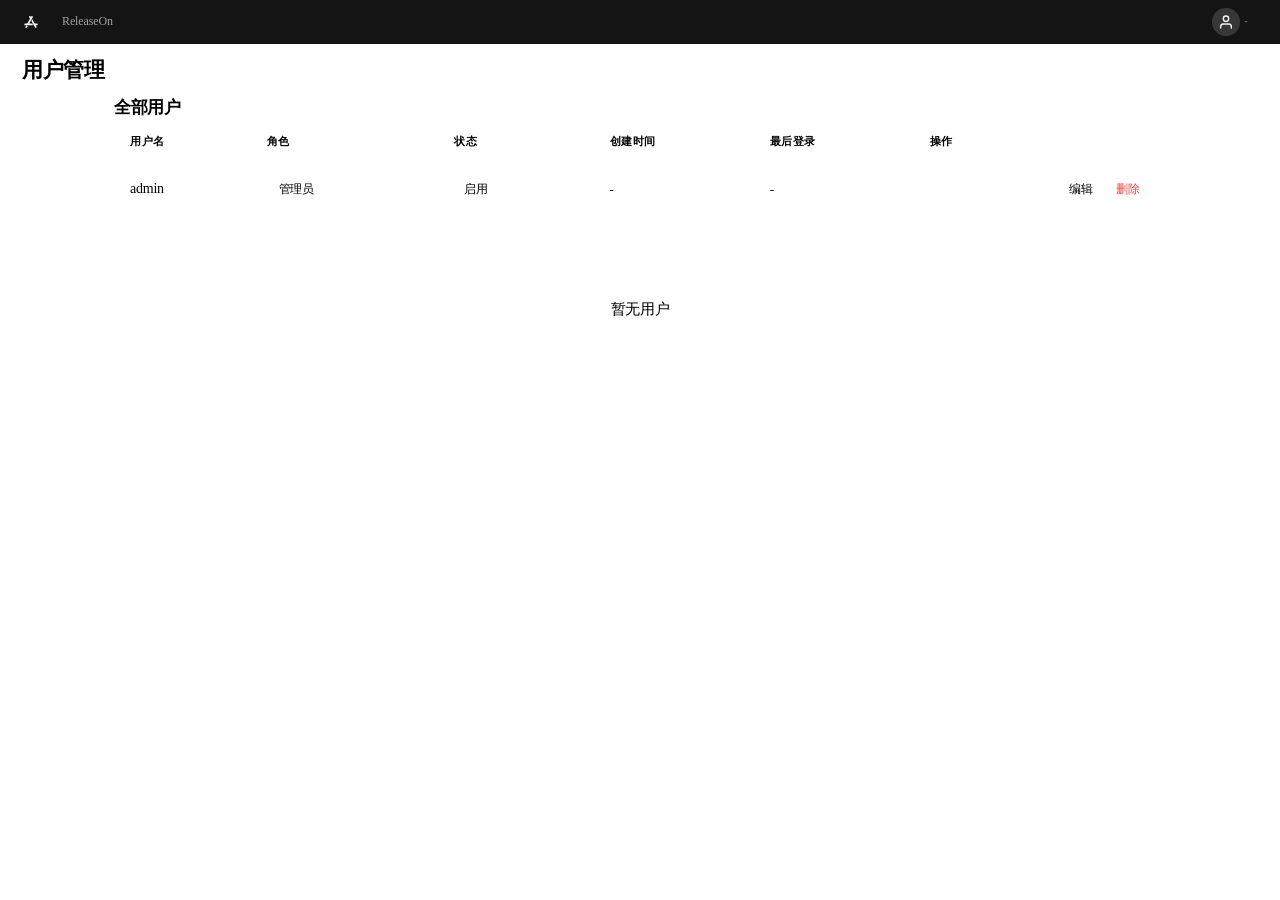
<file: src/main/resources/templates/admin/users.html>
<!DOCTYPE html>
<html xmlns:th="http://www.thymeleaf.org" lang="zh-CN">
<head>
  <meta charset="UTF-8">
  <meta name="viewport" content="width=device-width,initial-scale=1,maximum-scale=1,user-scalable=no">
  <title>用户管理 — ReleaseOn</title>
  <link rel="icon" type="image/svg+xml" th:href="@{/images/favicon.svg}">
  <link rel="icon" type="image/x-icon" th:href="@{/images/favicon.ico}">
  <link rel="apple-touch-icon" th:href="@{/images/apple-touch-icon.png}">
  <link rel="stylesheet" th:href="@{/css/apple-tokens.css}">
  <link rel="stylesheet" th:href="@{/css/jquery.toast.css}">
  <script type="text/javascript" th:src="@{/js/jquery-1.11.0.min.js}"></script>
  <script type="text/javascript" th:src="@{/js/jquery.toast.js}"></script>
  <style>
    /* ══════════════════════════════════════════════════════
       Apple Design — Users Management Page
       ══════════════════════════════════════════════════════ */
    *, *::before, *::after { box-sizing: border-box; margin: 0; padding: 0; }
    html { font-size: 16px; -webkit-font-smoothing: antialiased; }
    body {
      font-family: var(--apple-font-text);
      color: var(--apple-ink);
      background: var(--apple-parchment);
      line-height: 1.47;
      letter-spacing: -0.374px;
    }

    /* ─── Toast overrides ─── */
    .jq-toast-wrap { font-family: var(--apple-font-text); }
    .jq-toast-single { font-size: 14px; padding: 12px 20px; border-radius: var(--apple-radius-md); }
    .jq-toast-single.jq-icon-success { background: rgba(52, 199, 89, 0.92) !important; }
    .jq-toast-single.jq-icon-error { background: rgba(236, 66, 66, 0.92) !important; }
    .jq-toast-single.jq-icon-info { background: rgba(0, 102, 204, 0.92) !important; }

    /* ─── Global Nav ─── */
    .apple-global-nav {
      position: fixed; top: 0; left: 0; right: 0; z-index: 100;
      height: 44px;
      background: rgba(0,0,0,0.92);
      backdrop-filter: blur(20px);
      -webkit-backdrop-filter: blur(20px);
      display: flex;
      align-items: center;
      padding: 0 22px;
      gap: 0;
    }
    .apple-global-nav .nav-logo { display: flex; align-items: center; padding: 0; }
    .apple-global-nav .nav-logo a {
      display: block; color: #f5f5f7; text-decoration: none;
      font-size: 13px; font-weight: 600; letter-spacing: -0.12px;
      padding: 8px 0; margin-right: 8px;
    }
    .apple-global-nav .nav-links { display: flex; align-items: center; gap: 0; }
    .apple-global-nav .nav-links a {
      display: block; color: #a1a1a6; text-decoration: none;
      font-size: 12px; font-weight: 500; letter-spacing: -0.12px;
      padding: 8px 14px; border-radius: var(--apple-radius-xs);
      transition: color 0.15s;
    }
    .apple-global-nav .nav-links a:hover { color: #f5f5f7; }
    .apple-global-nav .nav-spacer { flex: 1; }
    .apple-global-nav .nav-token-display {
      font-size: 11px; color: #636366; letter-spacing: -0.12px;
      margin-right: 12px; white-space: nowrap;
    }
    .apple-global-nav .nav-avatar {
      display: flex;
      align-items: center;
      justify-content: center;
      width: 28px; height: 28px;
      border-radius: 50%;
      background: rgba(255,255,255,0.15);
      color: #f5f5f7;
      font-size: 13px;
      font-weight: 600;
      user-select: none;
    }
    .apple-global-nav .nav-dropdown {
      position: relative;
      display: flex;
      align-items: center;
      gap: 4px;
      cursor: pointer;
      padding: 8px 10px;
      border-radius: var(--apple-radius-xs);
      user-select: none;
      -webkit-user-select: none;
    }
    .apple-global-nav .nav-dropdown:hover { background: rgba(255,255,255,0.08); }
    .apple-global-nav .nav-dropdown-icon {
      font-size: 8px;
      color: #636366;
      transition: transform 0.2s;
    }
    .apple-global-nav .nav-dropdown.open .nav-dropdown-icon { transform: rotate(180deg); }
    .nav-dropdown-menu {
      display: none;
      position: absolute;
      top: 100%;
      right: 0;
      min-width: 160px;
      background: rgba(30,30,30,0.95);
      backdrop-filter: blur(20px);
      -webkit-backdrop-filter: blur(20px);
      border: 1px solid rgba(255,255,255,0.1);
      border-radius: var(--apple-radius-md);
      padding: 4px 0;
      box-shadow: 0 8px 24px rgba(0,0,0,0.4);
      z-index: 200;
    }
    .nav-dropdown.open .nav-dropdown-menu { display: block; }
    .dropdown-item {
      padding: 8px 16px;
      font-size: 12px;
      color: #e8e8ed;
      cursor: pointer;
      white-space: nowrap;
      transition: background 0.1s;
    }
    .dropdown-item:hover { background: rgba(255,255,255,0.08); }
    .dropdown-item-danger { color: #ec4242; }
    .dropdown-divider {
      height: 1px;
      margin: 4px 8px;
      background: rgba(255,255,255,0.08);
    }

    .apple-global-nav .nav-logout {
      background: none; border: none; color: #a1a1a6;
      font-size: 12px; font-weight: 500; cursor: pointer;
      padding: 8px 0; font-family: var(--apple-font-text);
      transition: color 0.15s;
    }
    .apple-global-nav .nav-logout:hover { color: #f5f5f7; }

    /* ─── Sub Nav ─── */
    .apple-sub-nav {
      position: fixed; top: 44px; left: 0; right: 0; z-index: 99;
      height: 52px;
      background: rgba(255,255,255,0.72);
      backdrop-filter: blur(20px);
      -webkit-backdrop-filter: blur(20px);
      border-bottom: 1px solid var(--apple-hairline);
      display: flex;
      align-items: center;
      padding: 0 22px;
      gap: 12px;
    }
    .apple-sub-nav .sub-title {
      font-family: var(--apple-font-display);
      font-size: 21px; font-weight: 600; letter-spacing: -0.374px;
      color: var(--apple-ink);
    }
    .apple-sub-nav .nav-spacer { flex: 1; }

    /* ─── Main Content ─── */
    .apple-content {
      max-width: 1100px;
      margin: 96px auto 40px;
      padding: 0 24px;
    }

    .section-header {
      display: flex;
      align-items: baseline;
      gap: 8px;
      margin-bottom: var(--apple-space-md);
    }
    .section-header h2 {
      font-family: var(--apple-font-display);
      font-size: 17px;
      font-weight: 600;
      letter-spacing: -0.374px;
      color: var(--apple-ink);
    }
    .section-header .count {
      font-size: 14px;
      color: var(--apple-ink-muted-48);
    }

    /* ─── Apple-style Table ─── */
    .apple-table {
      width: 100%;
      border-collapse: separate;
      border-spacing: 0;
      background: var(--apple-canvas);
      border: 1px solid var(--apple-hairline);
      border-radius: var(--apple-radius-lg);
      overflow: hidden;
    }
    .apple-table thead { background: var(--apple-parchment); }
    .apple-table th {
      font-size: 11px;
      font-weight: 600;
      letter-spacing: 0.5px;
      text-transform: uppercase;
      color: var(--apple-ink-muted-48);
      padding: 12px 16px;
      text-align: left;
      border-bottom: 1px solid var(--apple-hairline);
    }
    .apple-table td {
      font-size: 14px;
      font-weight: 400;
      letter-spacing: -0.224px;
      color: var(--apple-ink);
      padding: 14px 16px;
      border-bottom: 1px solid var(--apple-divider-soft);
      vertical-align: middle;
    }
    .apple-table tbody tr:last-child td { border-bottom: none; }
    .apple-table tbody tr { transition: background 0.15s; }
    .apple-table tbody tr:hover td { background: rgba(0,0,0,0.02); }
    .apple-table .cell-username { font-weight: 500; }
    .apple-table .cell-time {
      font-size: 13px;
      color: var(--apple-ink-muted-48);
      white-space: nowrap;
    }
    .apple-table .cell-actions { white-space: nowrap; text-align: right; }

    /* ─── Status Badges ─── */
    .status-badge {
      display: inline-block;
      padding: 2px 10px;
      border-radius: var(--apple-radius-pill);
      font-size: 12px;
      font-weight: 500;
      letter-spacing: -0.12px;
    }
    .status-badge.active { background: rgba(52,199,89,0.12); color: #34c759; }
    .status-badge.inactive { background: rgba(236,66,66,0.1); color: #ec4242; }

    /* ─── Role Tags ─── */
    .role-tag {
      display: inline-block;
      padding: 2px 10px;
      margin: 1px 2px;
      border-radius: var(--apple-radius-pill);
      font-size: 12px;
      font-weight: 500;
      background: var(--apple-parchment);
      color: var(--apple-ink-muted-48);
    }

    /* ─── Table Action Buttons ─── */
    .table-action-btn {
      display: inline-block;
      background: none; border: none;
      font-size: 12px;
      font-weight: 500;
      letter-spacing: -0.12px;
      color: var(--apple-primary);
      cursor: pointer;
      padding: 6px 10px;
      border-radius: var(--apple-radius-sm);
      font-family: var(--apple-font-text);
      transition: background 0.15s;
    }
    .table-action-btn:hover { background: rgba(0,102,204,0.06); }
    .table-action-btn.table-action-delete { color: #ec4242; }
    .table-action-btn.table-action-delete:hover { background: rgba(236,66,66,0.06); }

    /* ─── Primary Button (sub-nav) ─── */
    .apple-btn-primary {
      display: inline-flex;
      align-items: center;
      justify-content: center;
      background: var(--apple-primary);
      color: #fff;
      border: none;
      padding: 8px 20px;
      border-radius: var(--apple-radius-pill);
      font-family: var(--apple-font-text);
      font-size: 13px;
      font-weight: 500;
      letter-spacing: -0.12px;
      cursor: pointer;
      transition: all 0.15s;
      line-height: 1;
    }
    .apple-btn-primary:hover { background: var(--apple-primary-focus); }
    .apple-btn-primary:active { transform: scale(0.97); }

    /* ─── Modal ─── */
    .modal-overlay {
      display: none;
      position: fixed; top: 0; left: 0; right: 0; bottom: 0; z-index: 200;
      background: rgba(0,0,0,0.3);
      align-items: center;
      justify-content: center;
    }
    .modal-overlay.active { display: flex; }
    .modal-dialog {
      background: var(--apple-canvas);
      border-radius: var(--apple-radius-lg);
      padding: var(--apple-space-xl);
      max-width: 440px;
      width: 90%;
      box-shadow: 0 16px 48px rgba(0,0,0,0.16);
    }
    .modal-title {
      font-family: var(--apple-font-display);
      font-size: 20px;
      font-weight: 600;
      letter-spacing: -0.374px;
      margin-bottom: var(--apple-space-lg);
    }
    .modal-field {
      margin-bottom: var(--apple-space-md);
    }
    .modal-field label {
      display: block;
      font-size: 14px;
      font-weight: 600;
      color: var(--apple-ink-muted-48);
      margin-bottom: 6px;
      letter-spacing: -0.12px;
    }
    .modal-field input[type="text"],
    .modal-field input[type="password"],
    .modal-field select {
      width: 100%;
      padding: 12px 16px;
      border: 1px solid var(--apple-hairline);
      border-radius: var(--apple-radius-md);
      font-family: var(--apple-font-text);
      font-size: 15px;
      letter-spacing: -0.224px;
      color: var(--apple-ink);
      background: var(--apple-canvas);
      outline: none;
      transition: border-color 0.15s, box-shadow 0.15s;
    }
    .modal-field input[type="text"]:focus,
    .modal-field input[type="password"]:focus,
    .modal-field select:focus {
      border-color: var(--apple-primary);
      box-shadow: 0 0 0 3px rgba(0,102,204,0.12);
    }
    .modal-field .field-hint {
      display: block;
      font-size: 12px;
      color: var(--apple-ink-muted-48);
      margin-top: 4px;
      letter-spacing: -0.12px;
    }
    .modal-field .field-error {
      display: none;
      font-size: 12px;
      color: #ec4242;
      margin-top: 4px;
      letter-spacing: -0.12px;
    }
    .modal-field .field-error.show { display: block; }

    /* ─── Checkbox field ─── */
    .checkbox-label {
      display: flex !important;
      align-items: center;
      gap: 8px;
      font-weight: 500 !important;
      color: var(--apple-ink) !important;
      cursor: pointer;
    }
    .checkbox-label input[type="checkbox"] {
      width: 18px;
      height: 18px;
      accent-color: var(--apple-primary);
    }

    /* ─── Modal Actions ─── */
    .modal-actions {
      display: flex;
      gap: var(--apple-space-sm);
      margin-top: var(--apple-space-lg);
    }
    .modal-actions button {
      flex: 1;
      padding: 12px 24px;
      border-radius: var(--apple-radius-pill);
      font-family: var(--apple-font-text);
      font-size: 15px;
      font-weight: 500;
      letter-spacing: -0.224px;
      cursor: pointer;
      border: none;
      transition: all 0.15s;
      line-height: 1;
    }
    .modal-actions .btn-cancel {
      background: var(--apple-parchment);
      color: var(--apple-ink);
    }
    .modal-actions .btn-cancel:hover { background: #e8e8ed; }
    .modal-actions .btn-save {
      background: var(--apple-primary);
      color: #fff;
    }
    .modal-actions .btn-save:hover { background: var(--apple-primary-focus); }
    .modal-actions button:active { transform: scale(0.97); }

    /* ─── Confirm Dialog ─── */
    .confirm-overlay {
      display: none;
      position: fixed; top: 0; left: 0; right: 0; bottom: 0; z-index: 300;
      background: rgba(0,0,0,0.3);
      align-items: center;
      justify-content: center;
    }
    .confirm-overlay.active { display: flex; }
    .confirm-dialog {
      background: var(--apple-canvas);
      border-radius: var(--apple-radius-lg);
      padding: var(--apple-space-xl);
      max-width: 360px;
      width: 85%;
      text-align: center;
      box-shadow: 0 16px 48px rgba(0,0,0,0.16);
    }
    .confirm-dialog .confirm-icon {
      font-size: 40px;
      margin-bottom: var(--apple-space-sm);
    }
    .confirm-dialog .confirm-title {
      font-family: var(--apple-font-display);
      font-size: 18px;
      font-weight: 600;
      letter-spacing: -0.374px;
      margin-bottom: var(--apple-space-xs);
    }
    .confirm-dialog .confirm-msg {
      font-size: 14px;
      color: var(--apple-ink-muted-48);
      letter-spacing: -0.224px;
      margin-bottom: var(--apple-space-lg);
    }
    .confirm-dialog .confirm-actions {
      display: flex;
      gap: var(--apple-space-sm);
    }
    .confirm-dialog .confirm-actions button {
      flex: 1;
      padding: 10px 20px;
      border-radius: var(--apple-radius-pill);
      border: none;
      font-family: var(--apple-font-text);
      font-size: 14px;
      font-weight: 500;
      cursor: pointer;
      transition: all 0.15s;
    }
    .confirm-dialog .confirm-actions button:active { transform: scale(0.97); }
    .confirm-dialog .confirm-actions .btn-cancel { background: var(--apple-parchment); color: var(--apple-ink); }
    .confirm-dialog .confirm-actions .btn-cancel:hover { background: #e8e8ed; }
    .confirm-dialog .confirm-actions .btn-confirm { background: #ec4242; color: #fff; }
    .confirm-dialog .confirm-actions .btn-confirm:hover { background: #d63131; }

    /* ─── Empty State ─── */
    .empty-state {
      text-align: center;
      padding: 80px 24px;
      color: var(--apple-ink-muted-48);
      font-size: 15px;
    }

    /* ─── Responsive ─── */
    @media (max-width: 640px) {
      .apple-content { padding: 0 16px; }
      .apple-table .cell-time { display: none; }
      .apple-global-nav { padding: 0 16px; }
      .apple-sub-nav { padding: 0 16px; }
      .apple-global-nav .nav-token-display,
      .apple-global-nav .nav-dropdown-icon { display: none; }
    }
  </style>
</head>
<body>

<!-- ═══ Apple Global Nav ═══ -->
<nav class="apple-global-nav">
  <span class="nav-logo"><a href="/apps">
    <svg width="18" height="18" viewBox="0 0 1024 1024" fill="currentColor" style="display:block;">
      <path d="M510.165333 233.685333l21.930667-36.650666c12.8-23.808 42.069333-31.146667 65.834667-18.304 23.765333 12.8 31.104 42.112 18.304 65.92l-208.469334 357.077333h149.930667c47.573333 0 75.008 56.746667 54.869333 97.024H175.530667A47.232 47.232 0 0 1 128 651.178667c0-27.477333 21.930667-47.616 47.530667-47.616h122.538666l157.226667-274.688-49.365333-86.058667c-12.8-23.808-5.461333-53.077333 18.304-65.92 23.765333-12.8 53.034667-5.461333 65.834666 18.346667l20.096 38.4z m-186.496 514.56l-45.738666 80.554667c-12.8 23.765333-42.026667 31.146667-65.834667 18.304-23.765333-12.8-31.061333-42.112-18.261333-65.92l34.730666-60.458667c38.4-12.8 71.338667-3.626667 95.104 27.477334z m398.634667-146.517333h126.165333c27.434667 0 47.530667 21.973333 47.530667 47.616 0 27.434667-21.930667 47.616-47.530667 47.616h-69.504l47.530667 82.346667c12.8 23.850667 5.504 53.12-18.261333 65.962666-23.765333 12.8-53.034667 5.504-65.834667-18.346666-78.634667-137.301333-138.965333-239.829333-177.365333-309.418667-40.234667-69.589333-10.965333-139.178667 16.469333-162.986667 31.061333 56.746667 78.592 139.178667 140.8 247.210667z"/>
    </svg>
  </a></span>
  <div class="nav-links">
    <a href="/apps">ReleaseOn</a>
  </div>
  <span class="nav-spacer"></span>
  <span class="nav-token-display" th:text="'Token: ' + ${token}" th:unless="${#strings.isEmpty(token)}"></span>
  <div class="nav-dropdown" onclick="toggleDropdown(event)">
    <span class="nav-avatar" th:title="${username}">
      <svg width="16" height="16" viewBox="0 0 24 24" fill="none" stroke="currentColor" stroke-width="2" stroke-linecap="round" stroke-linejoin="round">
        <path d="M20 21v-2a4 4 0 0 0-4-4H8a4 4 0 0 0-4 4v2"/>
        <circle cx="12" cy="7" r="4"/>
      </svg>
    </span>
    <span class="nav-dropdown-icon">▾</span>
    <div class="nav-dropdown-menu" id="navDropdownMenu">
      <div class="dropdown-item dropdown-username" th:text="${username}">admin</div>
      <div class="dropdown-divider"></div>
      <div class="dropdown-item" onclick="event.stopPropagation();copyToken()">复制 Token</div>
      <div class="dropdown-divider"></div>
      <div class="dropdown-item dropdown-item-danger" onclick="event.stopPropagation();logout()">退出登录</div>
    </div>
  </div>
</nav>

<!-- ═══ Frosted Sub-Nav ═══ -->
<div class="apple-sub-nav">
  <span class="sub-title">用户管理</span>
  <span class="nav-spacer"></span>
  <button class="apple-btn-primary" onclick="openCreateModal()">创建用户</button>
</div>

<!-- ═══ Main Content ═══ -->
<main class="apple-content">
  <div class="section-header" th:if="${not #lists.isEmpty(users)}">
    <h2>全部用户</h2>
    <span class="count" th:text="${#lists.size(users)} + ' 个用户'"></span>
  </div>

  <!-- Users Table -->
  <table class="apple-table" th:if="${not #lists.isEmpty(users)}">
    <thead>
      <tr>
        <th>用户名</th>
        <th>角色</th>
        <th>状态</th>
        <th>创建时间</th>
        <th>最后登录</th>
        <th>操作</th>
      </tr>
    </thead>
    <tbody>
      <tr th:each="user : ${users}">
        <td class="cell-username" th:text="${user.username}">admin</td>
        <td>
          <span th:each="role : ${user.roleList}" class="role-tag" th:text="${role.name}">管理员</span>
        </td>
        <td>
          <span class="status-badge" th:classappend="${user.enable} ? 'active' : 'inactive'"
                th:text="${user.enable} ? '启用' : '禁用'">启用</span>
        </td>
        <td class="cell-time" th:text="${createDates.get(user.id)}">-</td>
        <td class="cell-time" th:text="${loginDates.get(user.id)}">-</td>
        <td class="cell-actions">
          <button class="table-action-btn" th:attr="data-id=${user.id},data-username=${user.username},data-enabled=${user.enable},data-role-id=${user.roleList.iterator().next().id}"
                  onclick="openEditModal(this)">编辑</button>
          <button class="table-action-btn table-action-delete" th:attr="data-id=${user.id},data-username=${user.username}"
                  onclick="deleteUser(this)">删除</button>
        </td>
      </tr>
    </tbody>
  </table>

  <!-- Empty state -->
  <div th:if="${#lists.isEmpty(users)}" class="empty-state">
    <p>暂无用户</p>
  </div>
</main>

<!-- ═══ Create/Edit Modal ═══ -->
<div class="modal-overlay" id="userModal">
  <div class="modal-dialog">
    <div class="modal-title" id="modalTitle">创建用户</div>
    <form id="userForm">
      <input type="hidden" name="id" id="userId" value="">
      <div class="modal-field">
        <label for="username">用户名</label>
        <input type="text" id="username" name="username" required placeholder="输入用户名" />
        <span class="field-error" id="usernameError">用户名已被使用</span>
      </div>
      <div class="modal-field">
        <label for="password">密码</label>
        <input type="password" id="password" name="password" placeholder="编辑时留空则不修改" />
        <span class="field-hint" id="passwordHint">编辑用户时留空表示不修改密码</span>
      </div>
      <div class="modal-field">
        <label for="roleId">角色</label>
        <select id="roleId" name="roleId" required>
          <option value="">选择角色</option>
          <option th:each="role : ${roles}" th:value="${role.id}" th:text="${role.name}"></option>
        </select>
      </div>
      <div class="modal-field">
        <label class="checkbox-label">
          <input type="checkbox" id="enabled" name="enabled" checked />
          启用
        </label>
      </div>
    </form>
    <div class="modal-actions">
      <button class="btn-cancel" onclick="closeModal()">取消</button>
      <button class="btn-save" onclick="saveUser()">保存</button>
    </div>
  </div>
</div>

<!-- ═══ Confirm Delete Dialog ═══ -->
<div class="confirm-overlay" id="confirmOverlay">
  <div class="confirm-dialog">
    <div class="confirm-icon">⚠️</div>
    <div class="confirm-title">确认删除</div>
    <div class="confirm-msg"></div>
    <div class="confirm-actions">
      <button class="btn-cancel">取消</button>
      <button class="btn-confirm">删除</button>
    </div>
  </div>
</div>

<script>
  /* ═══════════════════════════════════════════════════════
     CSRF Token
     ═══════════════════════════════════════════════════════ */
  var csrfToken = '[[${csrfToken}]]';
  $.ajaxSetup({
    headers: { 'X-XSRF-TOKEN': csrfToken || '' }
  });

  $.toast.options.heading = '';
  $.toast.options.position = 'bottom-center';
  $.toast.options.hideAfter = 3000;

  /* ═══════════════════════════════════════════════════════
     Modal
     ═══════════════════════════════════════════════════════ */
  function openCreateModal() {
    document.getElementById('modalTitle').textContent = '创建用户';
    document.getElementById('userId').value = '';
    document.getElementById('username').value = '';
    document.getElementById('password').value = '';
    document.getElementById('password').required = true;
    document.getElementById('passwordHint').textContent = '';
    document.getElementById('roleId').value = '';
    document.getElementById('enabled').checked = true;
    document.getElementById('usernameError').classList.remove('show');
    document.getElementById('userModal').classList.add('active');
  }

  function openEditModal(btn) {
    document.getElementById('modalTitle').textContent = '编辑用户';
    document.getElementById('userId').value = btn.getAttribute('data-id');
    document.getElementById('username').value = btn.getAttribute('data-username');
    document.getElementById('password').value = '';
    document.getElementById('password').required = false;
    document.getElementById('passwordHint').textContent = '留空则不修改密码';
    document.getElementById('roleId').value = btn.getAttribute('data-role-id');
    document.getElementById('enabled').checked = btn.getAttribute('data-enabled') === 'true';
    document.getElementById('usernameError').classList.remove('show');
    document.getElementById('userModal').classList.add('active');
  }

  function closeModal() {
    document.getElementById('userModal').classList.remove('active');
  }

  /* ═══════════════════════════════════════════════════════
     Save User
     ═══════════════════════════════════════════════════════ */
  function saveUser() {
    var id = document.getElementById('userId').value;
    var username = document.getElementById('username').value.trim();
    var password = document.getElementById('password').value;
    var roleId = document.getElementById('roleId').value;
    var enabled = document.getElementById('enabled').checked;

    if (!username) {
      showError('请输入用户名');
      return;
    }
    if (!id && !password) {
      showError('请输入密码');
      return;
    }
    if (!roleId) {
      showError('请选择角色');
      return;
    }

    $.ajax({
      type: 'POST',
      url: '/admin/users/save',
      contentType: 'application/json;charset=UTF-8',
      data: JSON.stringify({
        id: id || null,
        username: username,
        password: password || null,
        roleId: roleId,
        enabled: enabled
      }),
      success: function (res) {
        if (res.code === 0) {
          $.toast({ text: id ? '更新成功' : '创建成功', icon: 'success' });
          closeModal();
          setTimeout(function () { location.reload(); }, 800);
        } else {
          showError(res.msg || '操作失败');
        }
      },
      error: function () {
        showError('网络错误');
      }
    });
  }

  /* ═══════════════════════════════════════════════════════
     Delete User
     ═══════════════════════════════════════════════════════ */
  function deleteUser(btn) {
    var id = btn.getAttribute('data-id');
    var username = btn.getAttribute('data-username');
    var overlay = document.getElementById('confirmOverlay');
    overlay.querySelector('.confirm-msg').textContent = '确认删除用户「' + username + '」吗？此操作不可撤销。';
    overlay.classList.add('active');
    overlay.querySelector('.btn-confirm').onclick = function () {
      overlay.classList.remove('active');
      $.ajax({
        type: 'POST',
        url: '/admin/users/delete/' + id,
        success: function (res) {
          if (res.code === 0) {
            $.toast({ text: '删除成功', icon: 'success' });
            location.reload();
          } else {
            $.toast({ text: res.msg || '删除失败', icon: 'error' });
          }
        },
        error: function () {
          $.toast({ text: '网络错误', icon: 'error' });
        }
      });
    };
    overlay.querySelector('.btn-cancel').onclick = function () {
      overlay.classList.remove('active');
    };
  }

  /* ═══════════════════════════════════════════════════════
     Helpers
     ═══════════════════════════════════════════════════════ */
  function showError(msg) {
    var el = document.getElementById('usernameError');
    if (!el) { alert(msg); return; }
    el.textContent = msg;
    el.classList.add('show');
    setTimeout(function () {
      if (el) el.classList.remove('show');
    }, 3000);
  }

  /* ─── Nav Dropdown ─── */
  function toggleDropdown(e) {
    if (e) e.stopPropagation();
    var el = document.querySelector('.nav-dropdown');
    if (el) el.classList.toggle('open');
  }
  document.addEventListener('click', function () {
    var el = document.querySelector('.nav-dropdown');
    if (el) el.classList.remove('open');
  });

  function copyToken() {
    var token = '[[${token}]]';
    if (navigator.clipboard) {
      navigator.clipboard.writeText(token).then(function () {
        $.toast({ text: 'Token 已复制', icon: 'info' });
      }).catch(function () {
        $.toast({ text: '复制失败', icon: 'error' });
      });
    } else {
      $.toast({ text: 'Token: ' + token, icon: 'info' });
    }
  }

  function logout() {
    $.get("/account/logout", function () {
      window.location.href = "/account/signin";
    });
  }
</script>
</body>
</html>
</file>
